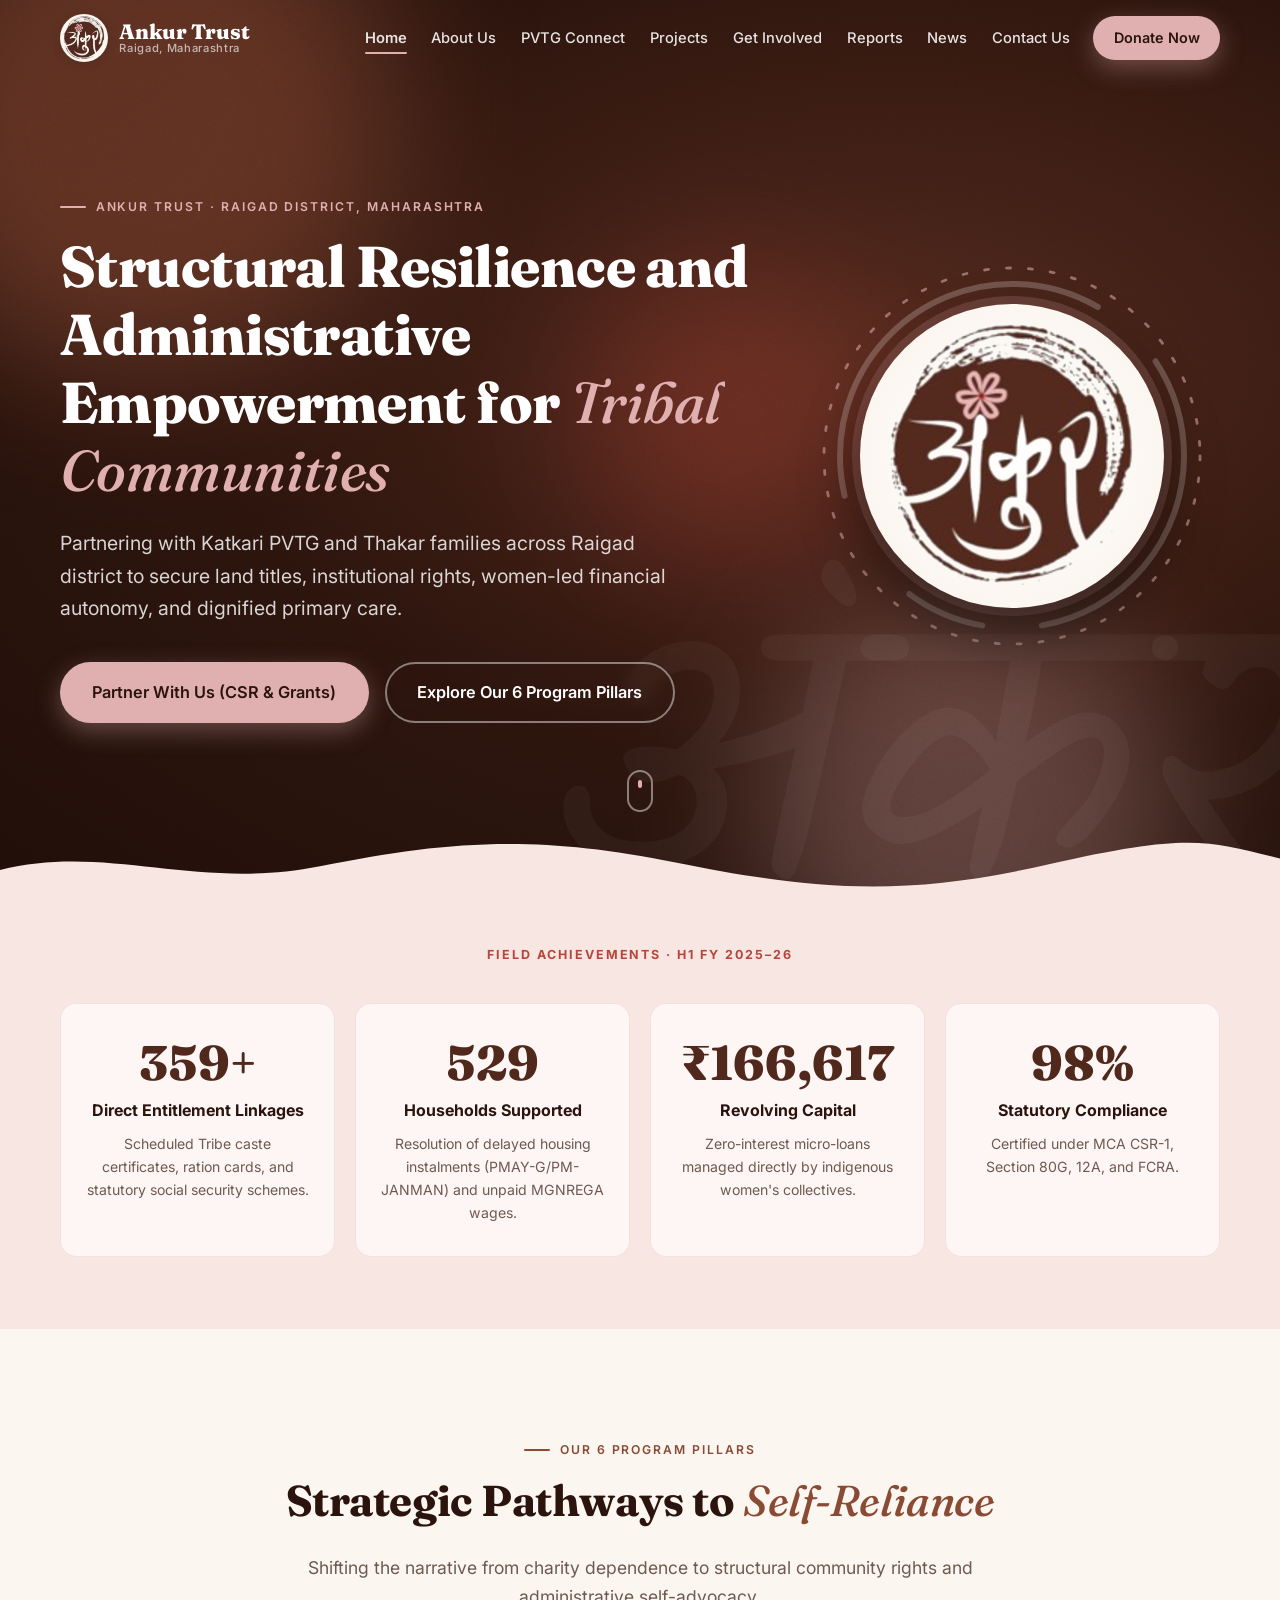
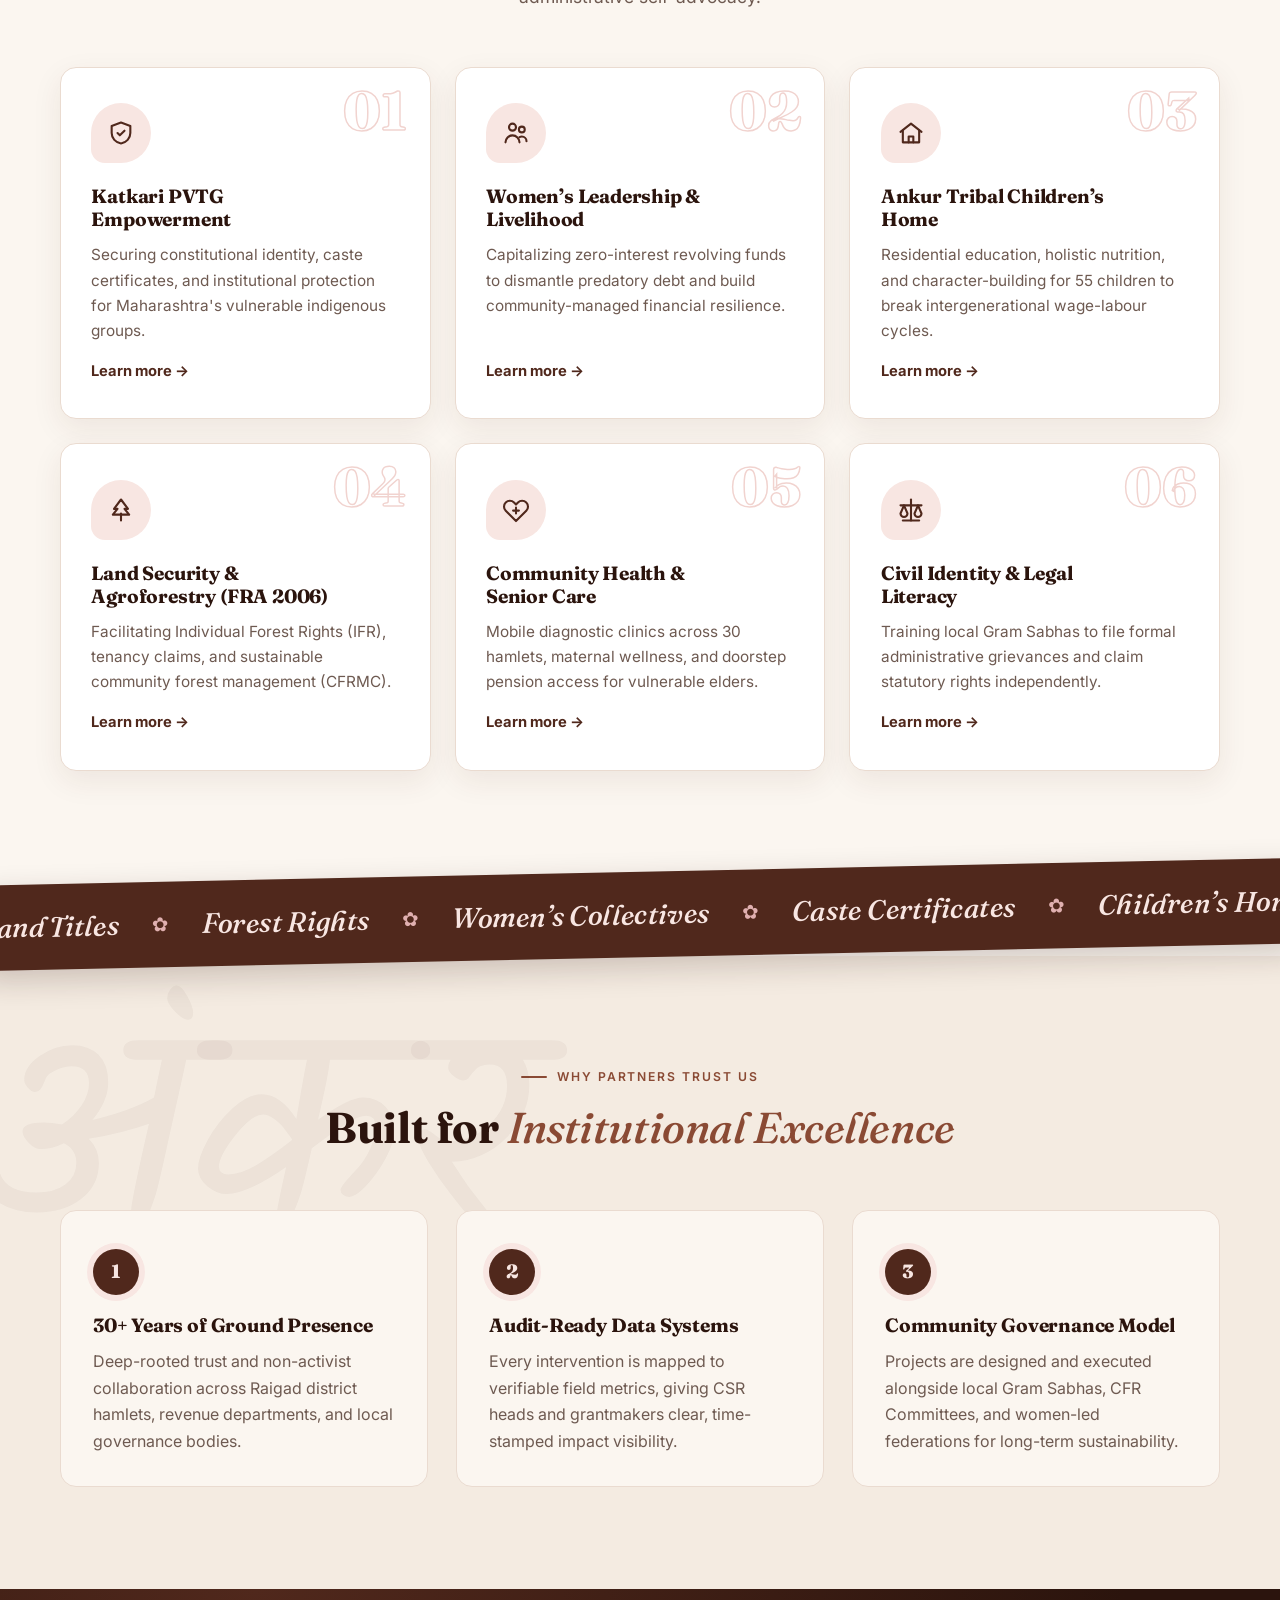
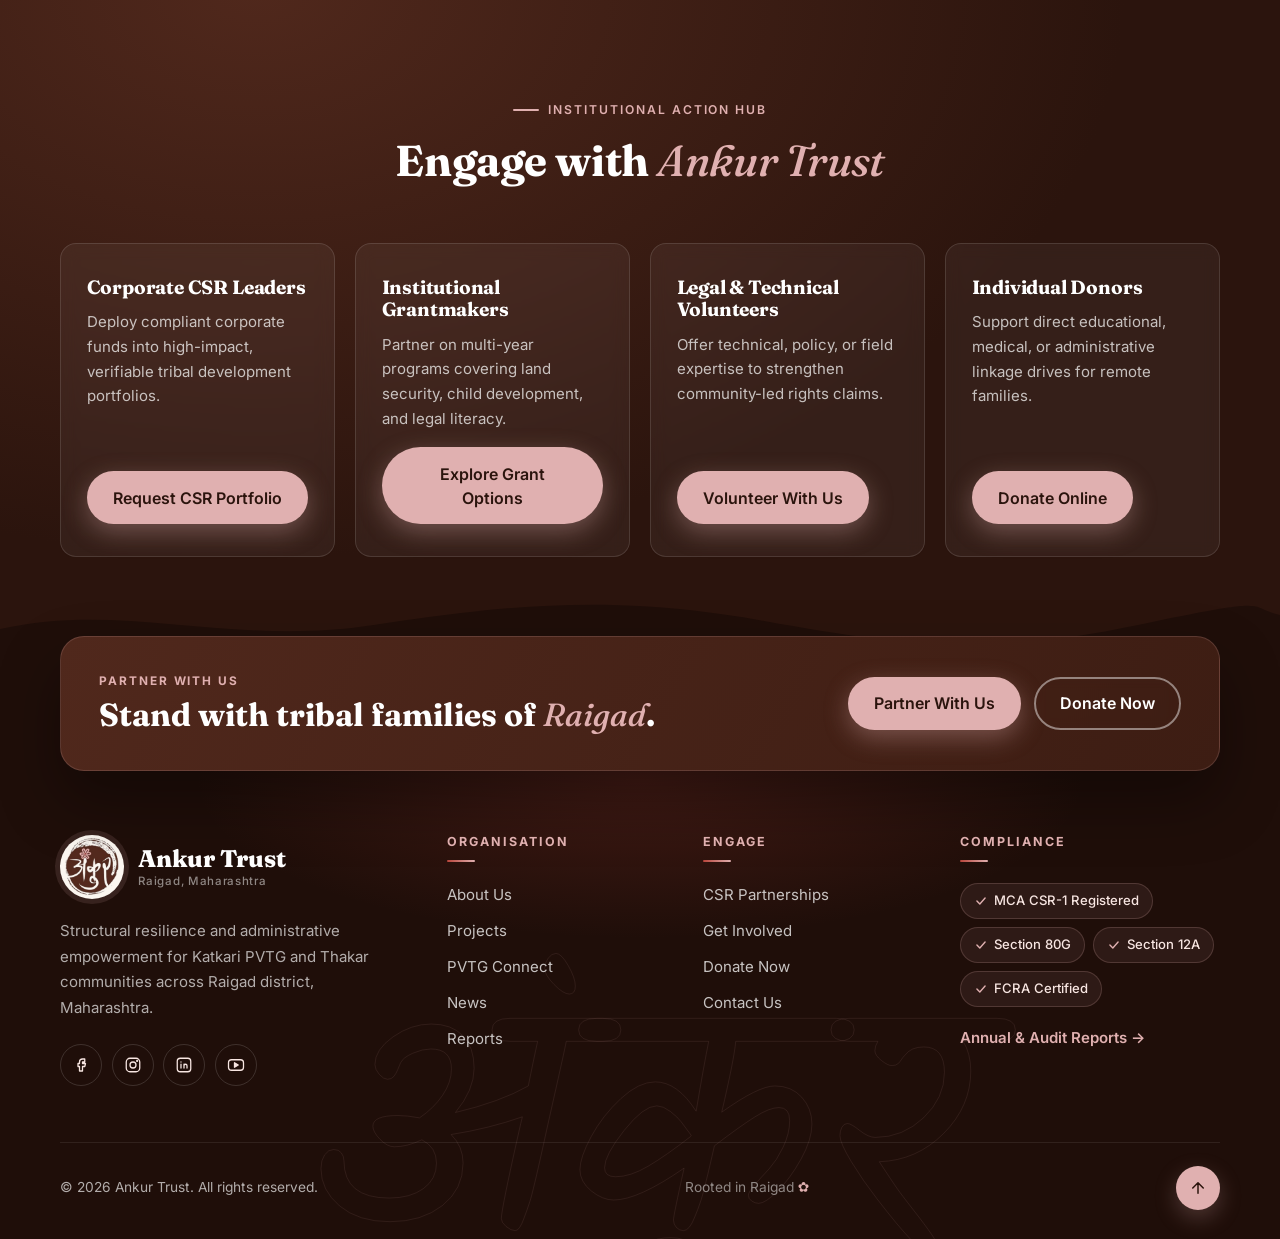
<file: static-html/index.html>
<!DOCTYPE html>
<html lang="en">
<head>
    <meta charset="UTF-8">
    <meta name="viewport" content="width=device-width, initial-scale=1.0">
    <title>Home | Ankur Trust</title>
    <meta name="description" content="Ankur Trust partners with Katkari PVTG and Thakar tribal families in Raigad district, Maharashtra, for land rights, women-led livelihoods, education and primary care.">
    <meta name="theme-color" content="#2b140d">
    <link rel="icon" type="image/png" href="img/logo.png">
    <link rel="preconnect" href="https://fonts.googleapis.com">
    <link rel="preconnect" href="https://fonts.gstatic.com" crossorigin>
    <link href="https://fonts.googleapis.com/css2?family=Fraunces:opsz,wght@9..144,500;9..144,700;9..144,800&family=Inter:wght@400;500;600;700&family=Kalam:wght@700&display=swap" rel="stylesheet">
    <link href="https://cdn.jsdelivr.net/npm/bootstrap@5.3.3/dist/css/bootstrap.min.css" rel="stylesheet">
<link rel="stylesheet" href="css/style.css">
    <script>document.documentElement.classList.add('js');</script>
</head>
<body class="page-home has-dark-hero">
<a class="skip-link" href="#main">Skip to content</a>
<div class="scroll-progress" aria-hidden="true"></div>

<header class="site-header">
    <div class="container header-inner">
        <a class="logo" href="./">
            <img src="img/logo.png" alt="" width="48" height="48">
            <span class="logo-text">Ankur Trust<small>Raigad, Maharashtra</small></span>
        </a>

        <button class="nav-toggle" aria-expanded="false" aria-controls="site-nav" aria-label="Open menu">
            <span></span><span></span><span></span>
        </button>

        <nav id="site-nav" class="site-nav" aria-label="Main">
                            <a href="./" aria-current="page">Home</a>
                            <a href="about.html">About Us</a>
                            <a href="pvtg-connect.html">PVTG Connect</a>
                            <a href="projects.html">Projects</a>
                            <a href="get-involved.html">Get Involved</a>
                            <a href="reports.html">Reports</a>
                            <a href="news.html">News</a>
                            <a href="contact.html">Contact Us</a>
                        <a class="btn btn-blush btn-sm" href="donate.html">Donate Now</a>
        </nav>
    </div>
</header>

<main id="main">

<!-- 1. Hero -->
<section class="hero">
    <div class="hero-bg" aria-hidden="true">
        <span class="blob blob-1"></span>
        <span class="blob blob-2"></span>
        <span class="blob blob-3"></span>
        <span class="hero-watermark" lang="mr">अंकुर</span>
    </div>
    <div class="petals" aria-hidden="true"></div>

    <div class="container hero-inner">
        <div class="hero-content">
            <p class="eyebrow" data-reveal>Ankur Trust · Raigad District, Maharashtra</p>
            <h1 data-split>Structural Resilience and Administrative Empowerment for <em>Tribal Communities</em></h1>
            <p class="hero-lead" data-reveal style="--d: .5s">Partnering with Katkari PVTG and Thakar families across Raigad district to secure land titles, institutional rights, women-led financial autonomy, and dignified primary care.</p>
            <div class="hero-actions" data-reveal style="--d: .7s">
                <a class="btn btn-blush btn-lg" href="contact.html?type=csr">Partner With Us (CSR &amp; Grants)</a>
                <a class="btn btn-ghost btn-lg" href="#programs">Explore Our 6 Program Pillars</a>
            </div>
        </div>

        <div class="hero-emblem" data-reveal style="--d: .3s" aria-hidden="true">
            <svg class="emblem-ring" viewBox="0 0 200 200">
                <circle cx="100" cy="100" r="94" />
                <circle cx="100" cy="100" r="86" />
            </svg>
            <span class="emblem-glow"></span>
            <img src="img/logo.png" alt="" width="360" height="360">
        </div>
    </div>

    <a class="scroll-cue" href="#impact" aria-label="Scroll to impact numbers"><span></span></a>

    <svg class="brush-edge" viewBox="0 0 1440 80" preserveAspectRatio="none" aria-hidden="true">
        <path d="M0 48 C120 20 220 70 360 44 S600 10 760 40 1020 76 1180 42 1360 18 1440 36 V80 H0Z"/>
    </svg>
</section>

<!-- 2. Impact ribbon -->
<section id="impact" class="impact-ribbon" aria-labelledby="impact-heading">
    <div class="container">
        <h2 id="impact-heading" class="impact-heading" data-reveal>Field Achievements · H1 FY 2025–26</h2>
        <div class="impact-grid">
                            <div class="impact-item" data-reveal style="--d: 0s">
                    <p class="impact-value">
                        <span data-count="366">366</span>+                    </p>
                    <p class="impact-label">Direct Entitlement Linkages</p>
                    <p class="impact-text">Scheduled Tribe caste certificates, ration cards, and statutory social security schemes.</p>
                </div>
                            <div class="impact-item" data-reveal style="--d: 0.12s">
                    <p class="impact-value">
                        <span data-count="540">540</span>                    </p>
                    <p class="impact-label">Households Supported</p>
                    <p class="impact-text">Resolution of delayed housing instalments (PMAY-G/PM-JANMAN) and unpaid MGNREGA wages.</p>
                </div>
                            <div class="impact-item" data-reveal style="--d: 0.24s">
                    <p class="impact-value">
                        ₹<span data-count="170000">170,000</span>                    </p>
                    <p class="impact-label">Revolving Capital</p>
                    <p class="impact-text">Zero-interest micro-loans managed directly by indigenous women&#039;s collectives.</p>
                </div>
                            <div class="impact-item" data-reveal style="--d: 0.36s">
                    <p class="impact-value">
                        <span data-count="100">100</span>%                    </p>
                    <p class="impact-label">Statutory Compliance</p>
                    <p class="impact-text">Certified under MCA CSR-1, Section 80G, 12A, and FCRA.</p>
                </div>
                    </div>
    </div>
</section>

<!-- 3. Program pillars -->
<section id="programs" class="section programs">
    <div class="container">
        <div class="section-head" data-reveal>
            <p class="eyebrow">Our 6 Program Pillars</p>
            <h2>Strategic Pathways to <em>Self-Reliance</em></h2>
            <p>Shifting the narrative from charity dependence to structural community rights and administrative self-advocacy.</p>
        </div>
        <div class="card-grid">
                            <a class="program-card" href="pvtg-connect.html" data-reveal style="--d: 0s">
                    <span class="program-num">01</span>
                    <span class="program-icon" aria-hidden="true">
                        <svg viewBox="0 0 24 24" width="28" height="28" fill="none" stroke="currentColor" stroke-width="1.8" stroke-linecap="round" stroke-linejoin="round"><path d="M12 3 4 6v6c0 4.5 3.4 8.3 8 9 4.6-.7 8-4.5 8-9V6l-8-3Z"/><path d="m9 12 2 2 4-4"/></svg>
                    </span>
                    <h3>Katkari PVTG Empowerment</h3>
                    <p>Securing constitutional identity, caste certificates, and institutional protection for Maharashtra&#039;s vulnerable indigenous groups.</p>
                    <span class="card-link">Learn more <span aria-hidden="true">→</span></span>
                </a>
                            <a class="program-card" href="pvtg-connect.html" data-reveal style="--d: 0.1s">
                    <span class="program-num">02</span>
                    <span class="program-icon" aria-hidden="true">
                        <svg viewBox="0 0 24 24" width="28" height="28" fill="none" stroke="currentColor" stroke-width="1.8" stroke-linecap="round" stroke-linejoin="round"><circle cx="9" cy="7" r="3"/><circle cx="17" cy="9" r="2.5"/><path d="M3 20c0-3.3 2.7-6 6-6s6 2.7 6 6"/><path d="M15 15.5c.6-.3 1.3-.5 2-.5 2.2 0 4 1.8 4 4"/></svg>
                    </span>
                    <h3>Women’s Leadership &amp; Livelihood</h3>
                    <p>Capitalizing zero-interest revolving funds to dismantle predatory debt and build community-managed financial resilience.</p>
                    <span class="card-link">Learn more <span aria-hidden="true">→</span></span>
                </a>
                            <a class="program-card" href="pvtg-connect.html" data-reveal style="--d: 0.2s">
                    <span class="program-num">03</span>
                    <span class="program-icon" aria-hidden="true">
                        <svg viewBox="0 0 24 24" width="28" height="28" fill="none" stroke="currentColor" stroke-width="1.8" stroke-linecap="round" stroke-linejoin="round"><path d="M3 11 12 4l9 7"/><path d="M5 10v10h14V10"/><path d="M10 20v-5h4v5"/></svg>
                    </span>
                    <h3>Ankur Tribal Children’s Home</h3>
                    <p>Residential education, holistic nutrition, and character-building for 55 children to break intergenerational wage-labour cycles.</p>
                    <span class="card-link">Learn more <span aria-hidden="true">→</span></span>
                </a>
                            <a class="program-card" href="pvtg-connect.html" data-reveal style="--d: 0s">
                    <span class="program-num">04</span>
                    <span class="program-icon" aria-hidden="true">
                        <svg viewBox="0 0 24 24" width="28" height="28" fill="none" stroke="currentColor" stroke-width="1.8" stroke-linecap="round" stroke-linejoin="round"><path d="M12 21v-6"/><path d="M12 3 6 11h3l-4 5h14l-4-5h3l-6-8Z"/></svg>
                    </span>
                    <h3>Land Security &amp; Agroforestry (FRA 2006)</h3>
                    <p>Facilitating Individual Forest Rights (IFR), tenancy claims, and sustainable community forest management (CFRMC).</p>
                    <span class="card-link">Learn more <span aria-hidden="true">→</span></span>
                </a>
                            <a class="program-card" href="pvtg-connect.html" data-reveal style="--d: 0.1s">
                    <span class="program-num">05</span>
                    <span class="program-icon" aria-hidden="true">
                        <svg viewBox="0 0 24 24" width="28" height="28" fill="none" stroke="currentColor" stroke-width="1.8" stroke-linecap="round" stroke-linejoin="round"><path d="M20.8 5.6a5 5 0 0 0-7.1 0L12 7.3l-1.7-1.7a5 5 0 0 0-7.1 7.1L12 21.5l8.8-8.8a5 5 0 0 0 0-7.1Z"/><path d="M12 10v5M9.5 12.5h5"/></svg>
                    </span>
                    <h3>Community Health &amp; Senior Care</h3>
                    <p>Mobile diagnostic clinics across 30 hamlets, maternal wellness, and doorstep pension access for vulnerable elders.</p>
                    <span class="card-link">Learn more <span aria-hidden="true">→</span></span>
                </a>
                            <a class="program-card" href="pvtg-connect.html" data-reveal style="--d: 0.2s">
                    <span class="program-num">06</span>
                    <span class="program-icon" aria-hidden="true">
                        <svg viewBox="0 0 24 24" width="28" height="28" fill="none" stroke="currentColor" stroke-width="1.8" stroke-linecap="round" stroke-linejoin="round"><path d="M12 3v18"/><path d="M5 21h14"/><path d="M3 8h18"/><path d="m6 8-3 7a3 3 0 0 0 6 0L6 8Z"/><path d="m18 8-3 7a3 3 0 0 0 6 0l-3-7Z"/></svg>
                    </span>
                    <h3>Civil Identity &amp; Legal Literacy</h3>
                    <p>Training local Gram Sabhas to file formal administrative grievances and claim statutory rights independently.</p>
                    <span class="card-link">Learn more <span aria-hidden="true">→</span></span>
                </a>
                    </div>
    </div>
</section>

<!-- Keyword ribbon -->
<div class="marquee" aria-hidden="true">
    <div class="marquee-track">
                                    <span>Land Titles</span><i>✿</i>
                            <span>Forest Rights</span><i>✿</i>
                            <span>Women’s Collectives</span><i>✿</i>
                            <span>Caste Certificates</span><i>✿</i>
                            <span>Children’s Home</span><i>✿</i>
                            <span>Mobile Clinics</span><i>✿</i>
                            <span>Gram Sabha Power</span><i>✿</i>
                            <span>Legal Literacy</span><i>✿</i>
                                                <span>Land Titles</span><i>✿</i>
                            <span>Forest Rights</span><i>✿</i>
                            <span>Women’s Collectives</span><i>✿</i>
                            <span>Caste Certificates</span><i>✿</i>
                            <span>Children’s Home</span><i>✿</i>
                            <span>Mobile Clinics</span><i>✿</i>
                            <span>Gram Sabha Power</span><i>✿</i>
                            <span>Legal Literacy</span><i>✿</i>
                        </div>
</div>

<!-- 4. Credibility -->
<section class="section credibility">
    <span class="section-watermark" lang="mr" aria-hidden="true">अंकुर</span>
    <div class="container">
        <div class="section-head" data-reveal>
            <p class="eyebrow">Why Partners Trust Us</p>
            <h2>Built for <em>Institutional Excellence</em></h2>
        </div>
        <div class="credibility-grid">
                            <div class="credibility-item" data-reveal style="--d: 0s">
                    <span class="credibility-num">1</span>
                    <h3>30+ Years of Ground Presence</h3>
                    <p>Deep-rooted trust and non-activist collaboration across Raigad district hamlets, revenue departments, and local governance bodies.</p>
                </div>
                            <div class="credibility-item" data-reveal style="--d: 0.15s">
                    <span class="credibility-num">2</span>
                    <h3>Audit-Ready Data Systems</h3>
                    <p>Every intervention is mapped to verifiable field metrics, giving CSR heads and grantmakers clear, time-stamped impact visibility.</p>
                </div>
                            <div class="credibility-item" data-reveal style="--d: 0.3s">
                    <span class="credibility-num">3</span>
                    <h3>Community Governance Model</h3>
                    <p>Projects are designed and executed alongside local Gram Sabhas, CFR Committees, and women-led federations for long-term sustainability.</p>
                </div>
                    </div>
    </div>
</section>

<!-- 5. Action hub -->
<section class="section action-hub">
    <div class="petals petals-soft" aria-hidden="true"></div>
    <div class="container">
        <div class="section-head" data-reveal>
            <p class="eyebrow">Institutional Action Hub</p>
            <h2>Engage with <em>Ankur Trust</em></h2>
        </div>
        <div class="pathway-grid">
                            <div class="pathway-card" data-reveal style="--d: 0s">
                    <h3>Corporate CSR Leaders</h3>
                    <p>Deploy compliant corporate funds into high-impact, verifiable tribal development portfolios.</p>
                    <a class="btn btn-blush" href="contact.html?type=csr">Request CSR Portfolio</a>
                </div>
                            <div class="pathway-card" data-reveal style="--d: 0.1s">
                    <h3>Institutional Grantmakers</h3>
                    <p>Partner on multi-year programs covering land security, child development, and legal literacy.</p>
                    <a class="btn btn-blush" href="contact.html?type=grant">Explore Grant Options</a>
                </div>
                            <div class="pathway-card" data-reveal style="--d: 0.2s">
                    <h3>Legal &amp; Technical Volunteers</h3>
                    <p>Offer technical, policy, or field expertise to strengthen community-led rights claims.</p>
                    <a class="btn btn-blush" href="get-involved.html">Volunteer With Us</a>
                </div>
                            <div class="pathway-card" data-reveal style="--d: 0.3s">
                    <h3>Individual Donors</h3>
                    <p>Support direct educational, medical, or administrative linkage drives for remote families.</p>
                    <a class="btn btn-blush" href="donate.html">Donate Online</a>
                </div>
                    </div>
    </div>
</section>

</main>

<footer class="site-footer">
    <svg class="footer-edge" viewBox="0 0 1440 70" preserveAspectRatio="none" aria-hidden="true">
        <path d="M0 70 V38 C140 10 260 56 420 34 S700 4 860 30 1120 64 1280 34 1400 16 1440 24 V70Z"/>
    </svg>
    <div class="footer-bg" aria-hidden="true"><span class="footer-watermark" lang="mr">अंकुर</span></div>

    <div class="container">
        <!-- CTA band -->
        <div class="footer-cta">
            <div>
                <p class="footer-kicker">Partner with us</p>
                <p class="footer-cta-title">Stand with tribal families of <em>Raigad</em>.</p>
            </div>
            <div class="footer-cta-actions">
                <a class="btn btn-blush" href="contact.html?type=csr">Partner With Us</a>
                <a class="btn btn-ghost" href="donate.html">Donate Now</a>
            </div>
        </div>

        <div class="footer-grid">
            <div class="footer-about">
                <a class="footer-brand" href="./">
                    <img src="img/logo.png" alt="" width="64" height="64">
                    <span>Ankur Trust<small>Raigad, Maharashtra</small></span>
                </a>
                <p>Structural resilience and administrative empowerment for Katkari PVTG and Thakar communities across Raigad district, Maharashtra.</p>
                <ul class="footer-social" aria-label="Social media">
                                            <li>
                            <a href="#" aria-label="Facebook" target="_blank" rel="noopener">
                                <svg viewBox="0 0 24 24" width="18" height="18" fill="none" stroke="currentColor" stroke-width="1.7" stroke-linecap="round" stroke-linejoin="round"><path d="M14 8h3V4h-3a4 4 0 0 0-4 4v2H8v4h2v6h4v-6h3l1-4h-4V8Z"/></svg>
                            </a>
                        </li>
                                            <li>
                            <a href="#" aria-label="Instagram" target="_blank" rel="noopener">
                                <svg viewBox="0 0 24 24" width="18" height="18" fill="none" stroke="currentColor" stroke-width="1.7" stroke-linecap="round" stroke-linejoin="round"><rect x="3" y="3" width="18" height="18" rx="5"/><circle cx="12" cy="12" r="4"/><circle cx="17.5" cy="6.5" r=".6" fill="currentColor"/></svg>
                            </a>
                        </li>
                                            <li>
                            <a href="#" aria-label="LinkedIn" target="_blank" rel="noopener">
                                <svg viewBox="0 0 24 24" width="18" height="18" fill="none" stroke="currentColor" stroke-width="1.7" stroke-linecap="round" stroke-linejoin="round"><rect x="3" y="3" width="18" height="18" rx="4"/><path d="M8 11v5M8 8v.01M12 16v-5M16 16v-3a2 2 0 0 0-4 0"/></svg>
                            </a>
                        </li>
                                            <li>
                            <a href="#" aria-label="YouTube" target="_blank" rel="noopener">
                                <svg viewBox="0 0 24 24" width="18" height="18" fill="none" stroke="currentColor" stroke-width="1.7" stroke-linecap="round" stroke-linejoin="round"><rect x="2" y="5" width="20" height="14" rx="4"/><path d="m10 9 5 3-5 3V9Z" fill="currentColor"/></svg>
                            </a>
                        </li>
                                    </ul>
            </div>

                            <nav class="footer-col" aria-label="Organisation">
                    <h3>Organisation</h3>
                    <ul class="footer-links">
                                                    <li><a href="about.html">About Us</a></li>
                                                    <li><a href="projects.html">Projects</a></li>
                                                    <li><a href="pvtg-connect.html">PVTG Connect</a></li>
                                                    <li><a href="news.html">News</a></li>
                                                    <li><a href="reports.html">Reports</a></li>
                                            </ul>
                </nav>
                            <nav class="footer-col" aria-label="Engage">
                    <h3>Engage</h3>
                    <ul class="footer-links">
                                                    <li><a href="contact.html?type=csr">CSR Partnerships</a></li>
                                                    <li><a href="get-involved.html">Get Involved</a></li>
                                                    <li><a href="donate.html">Donate Now</a></li>
                                                    <li><a href="contact.html">Contact Us</a></li>
                                            </ul>
                </nav>
            
            <div class="footer-col">
                <h3>Compliance</h3>
                <ul class="footer-chips">
                                            <li>
                            <svg viewBox="0 0 24 24" width="14" height="14" fill="none" stroke="currentColor" stroke-width="2.4" stroke-linecap="round" stroke-linejoin="round" aria-hidden="true"><path d="m5 12 5 5 9-10"/></svg>
                            MCA CSR-1 Registered                        </li>
                                            <li>
                            <svg viewBox="0 0 24 24" width="14" height="14" fill="none" stroke="currentColor" stroke-width="2.4" stroke-linecap="round" stroke-linejoin="round" aria-hidden="true"><path d="m5 12 5 5 9-10"/></svg>
                            Section 80G                        </li>
                                            <li>
                            <svg viewBox="0 0 24 24" width="14" height="14" fill="none" stroke="currentColor" stroke-width="2.4" stroke-linecap="round" stroke-linejoin="round" aria-hidden="true"><path d="m5 12 5 5 9-10"/></svg>
                            Section 12A                        </li>
                                            <li>
                            <svg viewBox="0 0 24 24" width="14" height="14" fill="none" stroke="currentColor" stroke-width="2.4" stroke-linecap="round" stroke-linejoin="round" aria-hidden="true"><path d="m5 12 5 5 9-10"/></svg>
                            FCRA Certified                        </li>
                                    </ul>
                <a class="footer-report-link" href="reports.html">Annual &amp; Audit Reports <span aria-hidden="true">→</span></a>
            </div>
        </div>

        <div class="footer-bottom">
            <p>&copy; 2026 Ankur Trust. All rights reserved.</p>
            <p class="footer-made">Rooted in Raigad <span aria-hidden="true">✿</span></p>
            <a class="back-to-top" href="#" aria-label="Back to top">
                <svg viewBox="0 0 24 24" width="18" height="18" fill="none" stroke="currentColor" stroke-width="2" stroke-linecap="round" stroke-linejoin="round"><path d="M12 19V5M5 12l7-7 7 7"/></svg>
            </a>
        </div>
    </div>
</footer>

<script src="https://cdn.jsdelivr.net/npm/bootstrap@5.3.3/dist/js/bootstrap.bundle.min.js"></script>
<script src="js/main.js"></script>
</body>
</html>
</file>
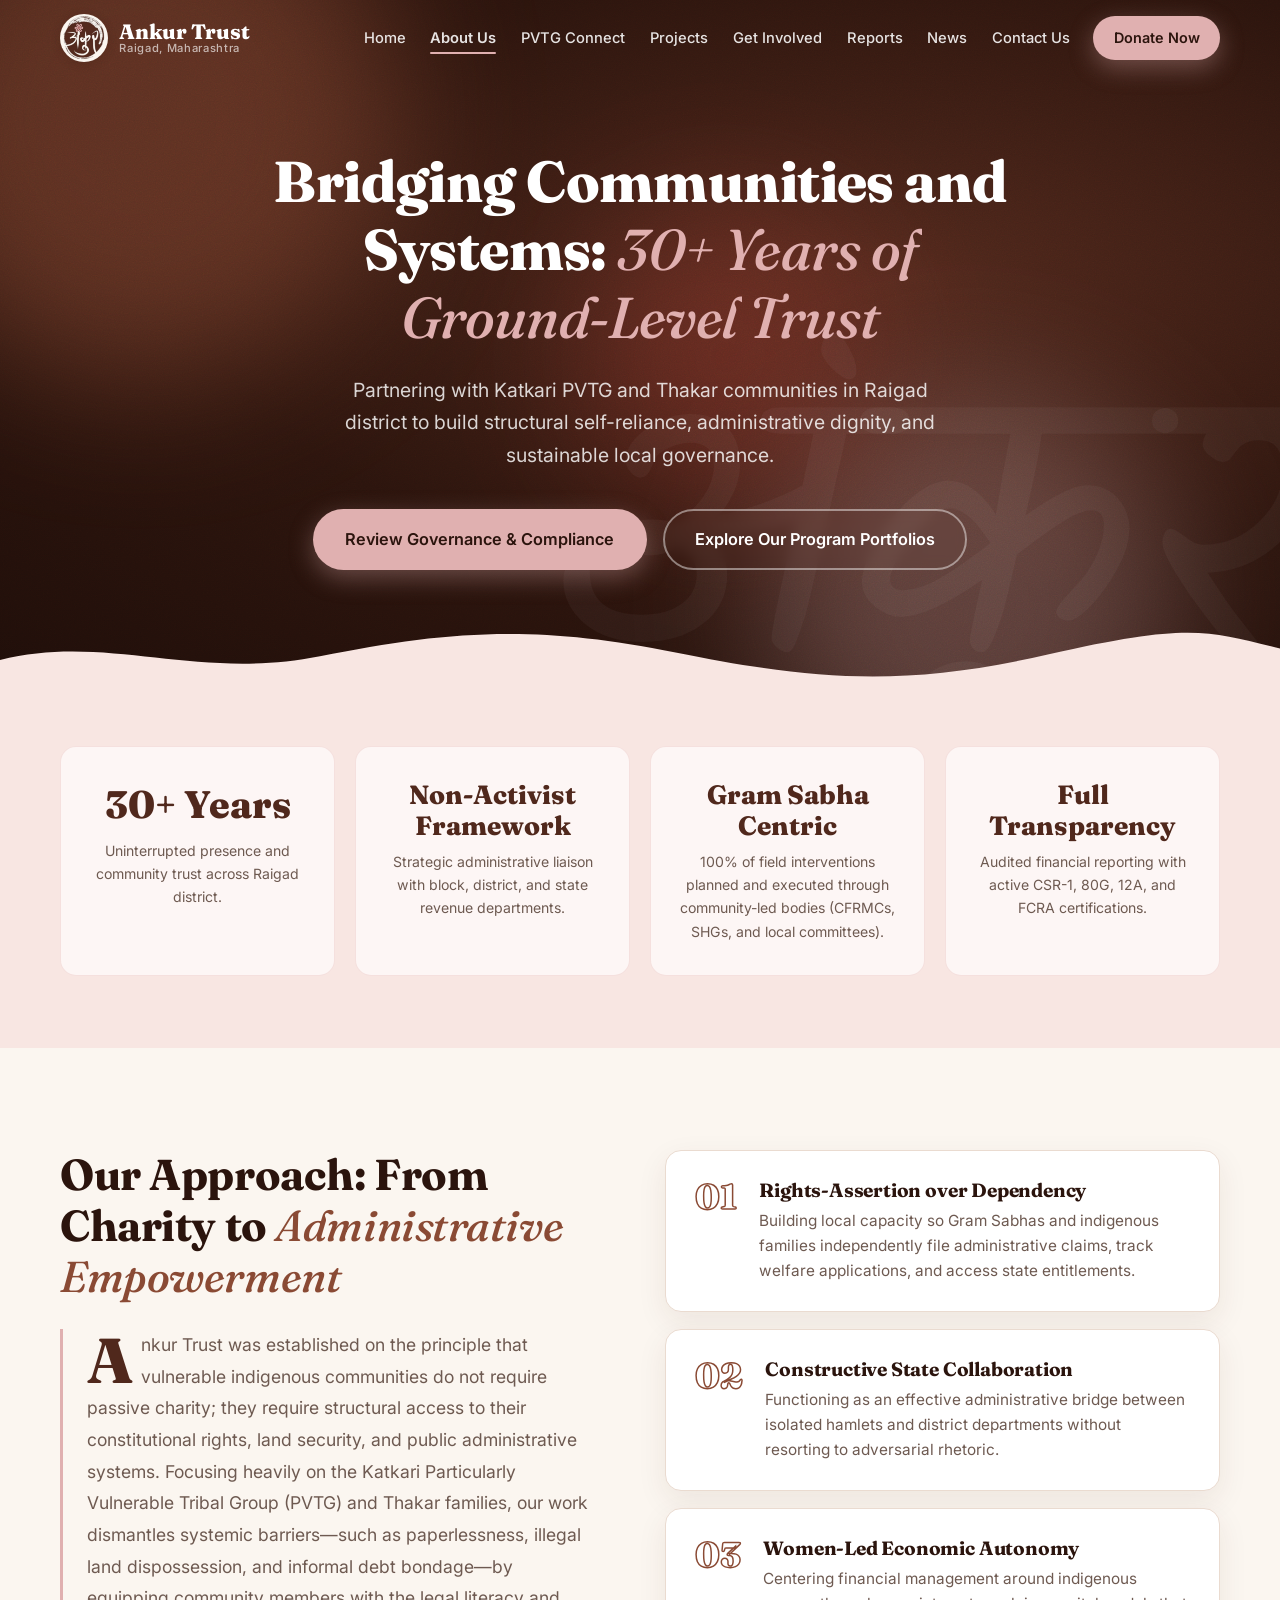
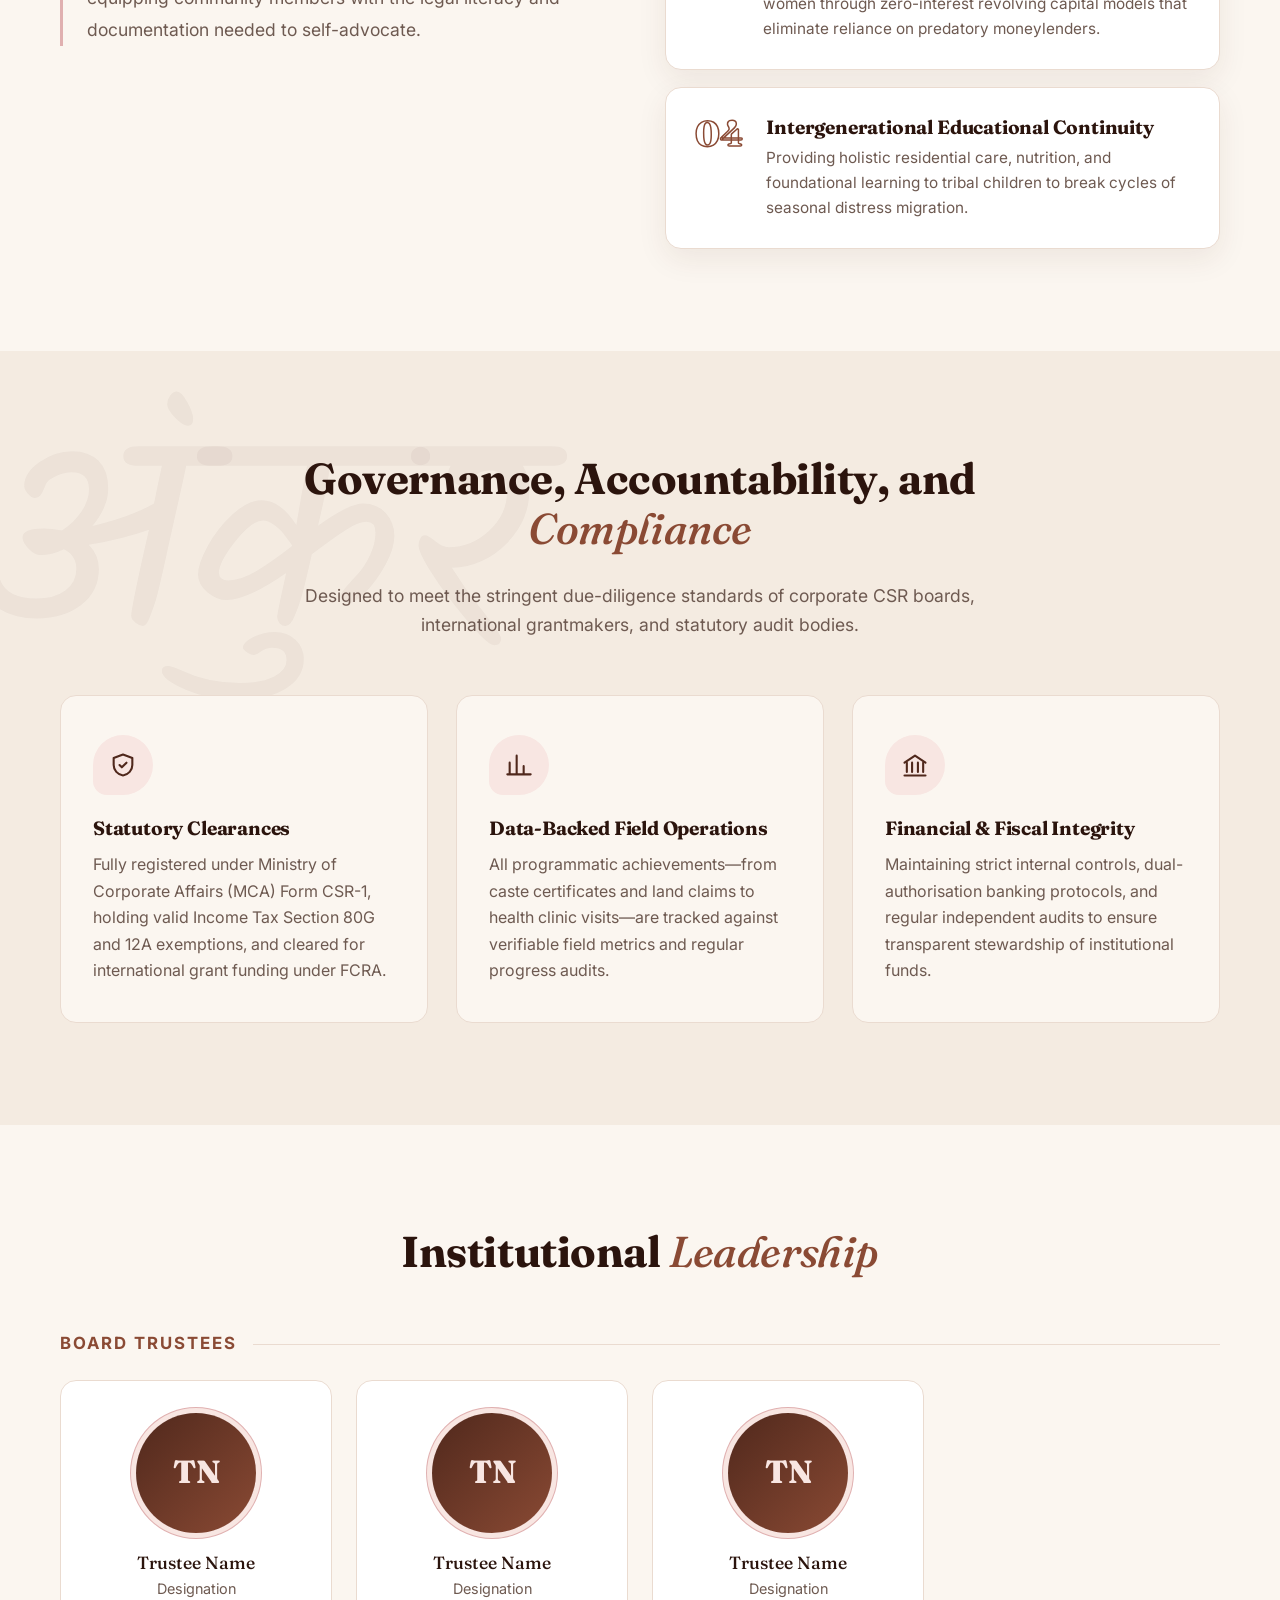
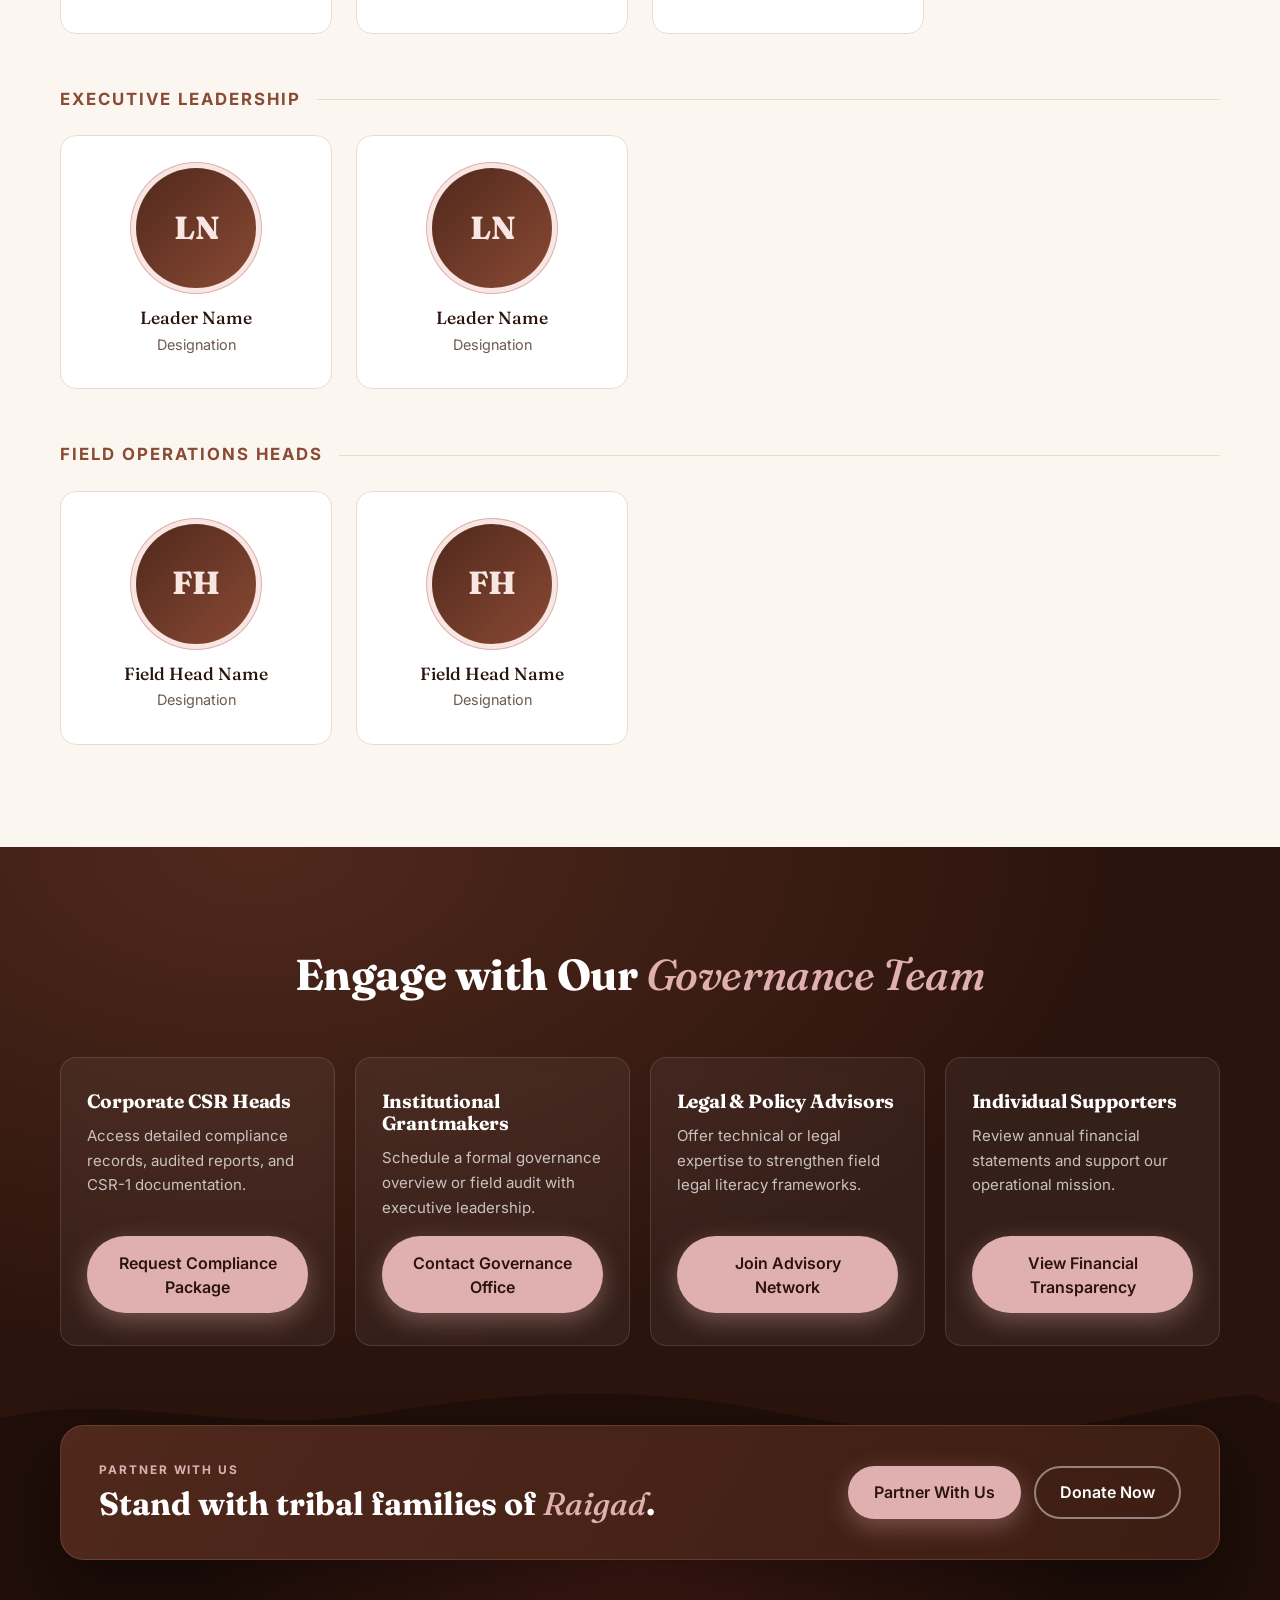
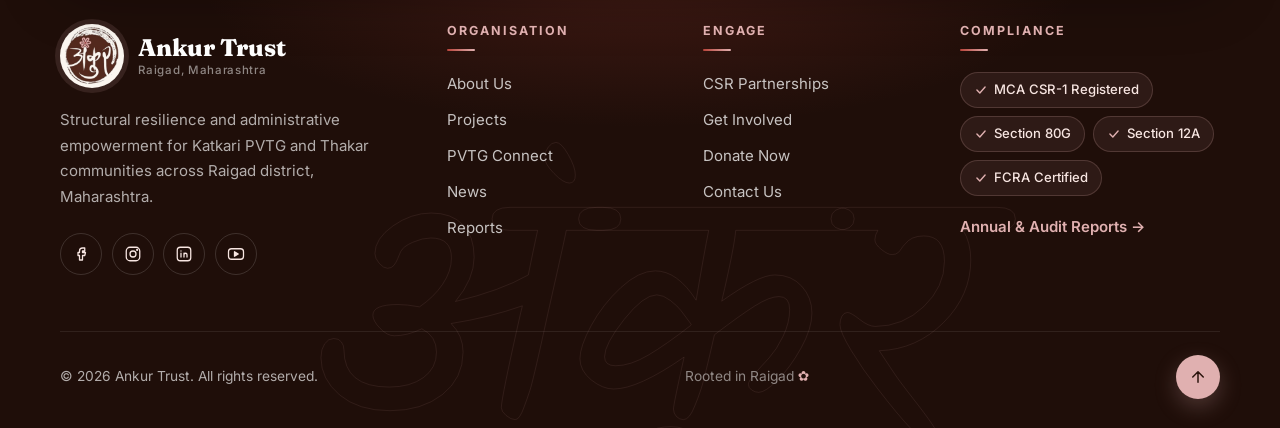
<file: static-html/about.html>
<!DOCTYPE html>
<html lang="en">
<head>
    <meta charset="UTF-8">
    <meta name="viewport" content="width=device-width, initial-scale=1.0">
    <title>About Us &amp; Governance | Ankur Trust</title>
    <meta name="description" content="Ankur Trust partners with Katkari PVTG and Thakar tribal families in Raigad district, Maharashtra, for land rights, women-led livelihoods, education and primary care.">
    <meta name="theme-color" content="#2b140d">
    <link rel="icon" type="image/png" href="img/logo.png">
    <link rel="preconnect" href="https://fonts.googleapis.com">
    <link rel="preconnect" href="https://fonts.gstatic.com" crossorigin>
    <link href="https://fonts.googleapis.com/css2?family=Fraunces:opsz,wght@9..144,500;9..144,700;9..144,800&family=Inter:wght@400;500;600;700&family=Kalam:wght@700&display=swap" rel="stylesheet">
    <link href="https://cdn.jsdelivr.net/npm/bootstrap@5.3.3/dist/css/bootstrap.min.css" rel="stylesheet">
<link rel="stylesheet" href="css/style.css">
    <script>document.documentElement.classList.add('js');</script>
</head>
<body class="page-about has-dark-hero">
<a class="skip-link" href="#main">Skip to content</a>
<div class="scroll-progress" aria-hidden="true"></div>

<header class="site-header">
    <div class="container header-inner">
        <a class="logo" href="./">
            <img src="img/logo.png" alt="" width="48" height="48">
            <span class="logo-text">Ankur Trust<small>Raigad, Maharashtra</small></span>
        </a>

        <button class="nav-toggle" aria-expanded="false" aria-controls="site-nav" aria-label="Open menu">
            <span></span><span></span><span></span>
        </button>

        <nav id="site-nav" class="site-nav" aria-label="Main">
                            <a href="./">Home</a>
                            <a href="about.html" aria-current="page">About Us</a>
                            <a href="pvtg-connect.html">PVTG Connect</a>
                            <a href="projects.html">Projects</a>
                            <a href="get-involved.html">Get Involved</a>
                            <a href="reports.html">Reports</a>
                            <a href="news.html">News</a>
                            <a href="contact.html">Contact Us</a>
                        <a class="btn btn-blush btn-sm" href="donate.html">Donate Now</a>
        </nav>
    </div>
</header>

<main id="main">

<!-- 1. Hero -->
<section class="hero page-hero">
    <div class="hero-bg" aria-hidden="true">
        <span class="blob blob-1"></span>
        <span class="blob blob-2"></span>
        <span class="blob blob-3"></span>
        <span class="hero-watermark" lang="mr">अंकुर</span>
    </div>
    <div class="petals" aria-hidden="true"></div>

    <div class="container page-hero-inner">
        <h1 data-split>Bridging Communities and Systems: <em>30+ Years of Ground-Level Trust</em></h1>
        <p class="hero-lead" data-reveal style="--d: .5s">Partnering with Katkari PVTG and Thakar communities in Raigad district to build structural self-reliance, administrative dignity, and sustainable local governance.</p>
        <div class="hero-actions" data-reveal style="--d: .7s">
            <a class="btn btn-blush btn-lg" href="#governance">Review Governance &amp; Compliance</a>
            <a class="btn btn-ghost btn-lg" href="./">Explore Our Program Portfolios</a>
        </div>
    </div>

    <svg class="brush-edge" viewBox="0 0 1440 80" preserveAspectRatio="none" aria-hidden="true">
        <path d="M0 48 C120 20 220 70 360 44 S600 10 760 40 1020 76 1180 42 1360 18 1440 36 V80 H0Z"/>
    </svg>
</section>

<!-- 2. Institutional proof ribbon -->
<section class="impact-ribbon proof-ribbon" aria-label="Institutional credentials">
    <div class="container">
        <div class="impact-grid">
                            <div class="impact-item" data-reveal style="--d: 0s">
                                            <p class="impact-value"><span data-count="30">30</span>+ Years</p>
                                        <p class="impact-text">Uninterrupted presence and community trust across Raigad district.</p>
                </div>
                            <div class="impact-item" data-reveal style="--d: 0.12s">
                                            <p class="impact-value proof-title">Non-Activist Framework</p>
                                        <p class="impact-text">Strategic administrative liaison with block, district, and state revenue departments.</p>
                </div>
                            <div class="impact-item" data-reveal style="--d: 0.24s">
                                            <p class="impact-value proof-title">Gram Sabha Centric</p>
                                        <p class="impact-text">100% of field interventions planned and executed through community-led bodies (CFRMCs, SHGs, and local committees).</p>
                </div>
                            <div class="impact-item" data-reveal style="--d: 0.36s">
                                            <p class="impact-value proof-title">Full Transparency</p>
                                        <p class="impact-text">Audited financial reporting with active CSR-1, 80G, 12A, and FCRA certifications.</p>
                </div>
                    </div>
    </div>
</section>

<!-- 3. Narrative & philosophy -->
<section class="section philosophy">
    <div class="container philosophy-grid">
        <div class="philosophy-intro" data-reveal>
            <h2>Our Approach: From Charity to <em>Administrative Empowerment</em></h2>
            <p class="philosophy-body">Ankur Trust was established on the principle that vulnerable indigenous communities do not require passive charity; they require structural access to their constitutional rights, land security, and public administrative systems. Focusing heavily on the Katkari Particularly Vulnerable Tribal Group (PVTG) and Thakar families, our work dismantles systemic barriers—such as paperlessness, illegal land dispossession, and informal debt bondage—by equipping community members with the legal literacy and documentation needed to self-advocate.</p>
        </div>

        <ol class="pillar-list">
                            <li class="pillar-item" data-reveal style="--d: 0s">
                    <span class="pillar-num">01</span>
                    <div>
                        <h3>Rights-Assertion over Dependency</h3>
                        <p>Building local capacity so Gram Sabhas and indigenous families independently file administrative claims, track welfare applications, and access state entitlements.</p>
                    </div>
                </li>
                            <li class="pillar-item" data-reveal style="--d: 0.1s">
                    <span class="pillar-num">02</span>
                    <div>
                        <h3>Constructive State Collaboration</h3>
                        <p>Functioning as an effective administrative bridge between isolated hamlets and district departments without resorting to adversarial rhetoric.</p>
                    </div>
                </li>
                            <li class="pillar-item" data-reveal style="--d: 0.2s">
                    <span class="pillar-num">03</span>
                    <div>
                        <h3>Women-Led Economic Autonomy</h3>
                        <p>Centering financial management around indigenous women through zero-interest revolving capital models that eliminate reliance on predatory moneylenders.</p>
                    </div>
                </li>
                            <li class="pillar-item" data-reveal style="--d: 0.3s">
                    <span class="pillar-num">04</span>
                    <div>
                        <h3>Intergenerational Educational Continuity</h3>
                        <p>Providing holistic residential care, nutrition, and foundational learning to tribal children to break cycles of seasonal distress migration.</p>
                    </div>
                </li>
                    </ol>
    </div>
</section>

<!-- 4. Governance & compliance -->
<section id="governance" class="section governance">
    <span class="section-watermark" lang="mr" aria-hidden="true">अंकुर</span>
    <div class="container">
        <div class="section-head" data-reveal>
            <h2>Governance, Accountability, and <em>Compliance</em></h2>
            <p>Designed to meet the stringent due-diligence standards of corporate CSR boards, international grantmakers, and statutory audit bodies.</p>
        </div>
        <div class="gov-grid">
                            <div class="gov-card" data-reveal style="--d: 0s">
                    <span class="program-icon" aria-hidden="true">
                        <svg viewBox="0 0 24 24" width="28" height="28" fill="none" stroke="currentColor" stroke-width="1.8" stroke-linecap="round" stroke-linejoin="round"><path d="M12 3 4 6v6c0 4.5 3.4 8.3 8 9 4.6-.7 8-4.5 8-9V6l-8-3Z"/><path d="m9 12 2 2 4-4"/></svg>
                    </span>
                    <h3>Statutory Clearances</h3>
                    <p>Fully registered under Ministry of Corporate Affairs (MCA) Form CSR-1, holding valid Income Tax Section 80G and 12A exemptions, and cleared for international grant funding under FCRA.</p>
                </div>
                            <div class="gov-card" data-reveal style="--d: 0.15s">
                    <span class="program-icon" aria-hidden="true">
                        <svg viewBox="0 0 24 24" width="28" height="28" fill="none" stroke="currentColor" stroke-width="1.8" stroke-linecap="round" stroke-linejoin="round"><path d="M4 20V10M10 20V4M16 20v-7M22 20H2"/></svg>
                    </span>
                    <h3>Data-Backed Field Operations</h3>
                    <p>All programmatic achievements—from caste certificates and land claims to health clinic visits—are tracked against verifiable field metrics and regular progress audits.</p>
                </div>
                            <div class="gov-card" data-reveal style="--d: 0.3s">
                    <span class="program-icon" aria-hidden="true">
                        <svg viewBox="0 0 24 24" width="28" height="28" fill="none" stroke="currentColor" stroke-width="1.8" stroke-linecap="round" stroke-linejoin="round"><path d="M3 10 12 4l9 6"/><path d="M5 10v8M9.5 10v8M14.5 10v8M19 10v8"/><path d="M3 21h18"/></svg>
                    </span>
                    <h3>Financial &amp; Fiscal Integrity</h3>
                    <p>Maintaining strict internal controls, dual-authorisation banking protocols, and regular independent audits to ensure transparent stewardship of institutional funds.</p>
                </div>
                    </div>
    </div>
</section>

<!-- 5. Leadership -->
<section class="section leadership">
    <div class="container">
        <div class="section-head" data-reveal>
            <h2>Institutional <em>Leadership</em></h2>
        </div>

                    <div class="leader-group">
                <h3 class="leader-group-title" data-reveal>Board Trustees</h3>
                <div class="leader-grid">
                                            <article class="leader-card" data-reveal style="--d: 0s">
                            <div class="leader-photo">
                                                                    <span aria-hidden="true">TN</span>
                                                            </div>
                            <h4>Trustee Name</h4>
                            <p>Designation</p>
                        </article>
                                            <article class="leader-card" data-reveal style="--d: 0.1s">
                            <div class="leader-photo">
                                                                    <span aria-hidden="true">TN</span>
                                                            </div>
                            <h4>Trustee Name</h4>
                            <p>Designation</p>
                        </article>
                                            <article class="leader-card" data-reveal style="--d: 0.2s">
                            <div class="leader-photo">
                                                                    <span aria-hidden="true">TN</span>
                                                            </div>
                            <h4>Trustee Name</h4>
                            <p>Designation</p>
                        </article>
                                    </div>
            </div>
                    <div class="leader-group">
                <h3 class="leader-group-title" data-reveal>Executive Leadership</h3>
                <div class="leader-grid">
                                            <article class="leader-card" data-reveal style="--d: 0s">
                            <div class="leader-photo">
                                                                    <span aria-hidden="true">LN</span>
                                                            </div>
                            <h4>Leader Name</h4>
                            <p>Designation</p>
                        </article>
                                            <article class="leader-card" data-reveal style="--d: 0.1s">
                            <div class="leader-photo">
                                                                    <span aria-hidden="true">LN</span>
                                                            </div>
                            <h4>Leader Name</h4>
                            <p>Designation</p>
                        </article>
                                    </div>
            </div>
                    <div class="leader-group">
                <h3 class="leader-group-title" data-reveal>Field Operations Heads</h3>
                <div class="leader-grid">
                                            <article class="leader-card" data-reveal style="--d: 0s">
                            <div class="leader-photo">
                                                                    <span aria-hidden="true">FH</span>
                                                            </div>
                            <h4>Field Head Name</h4>
                            <p>Designation</p>
                        </article>
                                            <article class="leader-card" data-reveal style="--d: 0.1s">
                            <div class="leader-photo">
                                                                    <span aria-hidden="true">FH</span>
                                                            </div>
                            <h4>Field Head Name</h4>
                            <p>Designation</p>
                        </article>
                                    </div>
            </div>
            </div>
</section>

<!-- 6. Action hub -->
<section class="section action-hub">
    <div class="petals petals-soft" aria-hidden="true"></div>
    <div class="container">
        <div class="section-head" data-reveal>
            <h2>Engage with Our <em>Governance Team</em></h2>
        </div>
        <div class="pathway-grid">
                            <div class="pathway-card" data-reveal style="--d: 0s">
                    <h3>Corporate CSR Heads</h3>
                    <p>Access detailed compliance records, audited reports, and CSR-1 documentation.</p>
                    <a class="btn btn-blush" href="contact.html">Request Compliance Package</a>
                </div>
                            <div class="pathway-card" data-reveal style="--d: 0.1s">
                    <h3>Institutional Grantmakers</h3>
                    <p>Schedule a formal governance overview or field audit with executive leadership.</p>
                    <a class="btn btn-blush" href="contact.html">Contact Governance Office</a>
                </div>
                            <div class="pathway-card" data-reveal style="--d: 0.2s">
                    <h3>Legal &amp; Policy Advisors</h3>
                    <p>Offer technical or legal expertise to strengthen field legal literacy frameworks.</p>
                    <a class="btn btn-blush" href="get-involved.html">Join Advisory Network</a>
                </div>
                            <div class="pathway-card" data-reveal style="--d: 0.3s">
                    <h3>Individual Supporters</h3>
                    <p>Review annual financial statements and support our operational mission.</p>
                    <a class="btn btn-blush" href="reports.html">View Financial Transparency</a>
                </div>
                    </div>
    </div>
</section>

</main>

<footer class="site-footer">
    <svg class="footer-edge" viewBox="0 0 1440 70" preserveAspectRatio="none" aria-hidden="true">
        <path d="M0 70 V38 C140 10 260 56 420 34 S700 4 860 30 1120 64 1280 34 1400 16 1440 24 V70Z"/>
    </svg>
    <div class="footer-bg" aria-hidden="true"><span class="footer-watermark" lang="mr">अंकुर</span></div>

    <div class="container">
        <!-- CTA band -->
        <div class="footer-cta">
            <div>
                <p class="footer-kicker">Partner with us</p>
                <p class="footer-cta-title">Stand with tribal families of <em>Raigad</em>.</p>
            </div>
            <div class="footer-cta-actions">
                <a class="btn btn-blush" href="contact.html?type=csr">Partner With Us</a>
                <a class="btn btn-ghost" href="donate.html">Donate Now</a>
            </div>
        </div>

        <div class="footer-grid">
            <div class="footer-about">
                <a class="footer-brand" href="./">
                    <img src="img/logo.png" alt="" width="64" height="64">
                    <span>Ankur Trust<small>Raigad, Maharashtra</small></span>
                </a>
                <p>Structural resilience and administrative empowerment for Katkari PVTG and Thakar communities across Raigad district, Maharashtra.</p>
                <ul class="footer-social" aria-label="Social media">
                                            <li>
                            <a href="#" aria-label="Facebook" target="_blank" rel="noopener">
                                <svg viewBox="0 0 24 24" width="18" height="18" fill="none" stroke="currentColor" stroke-width="1.7" stroke-linecap="round" stroke-linejoin="round"><path d="M14 8h3V4h-3a4 4 0 0 0-4 4v2H8v4h2v6h4v-6h3l1-4h-4V8Z"/></svg>
                            </a>
                        </li>
                                            <li>
                            <a href="#" aria-label="Instagram" target="_blank" rel="noopener">
                                <svg viewBox="0 0 24 24" width="18" height="18" fill="none" stroke="currentColor" stroke-width="1.7" stroke-linecap="round" stroke-linejoin="round"><rect x="3" y="3" width="18" height="18" rx="5"/><circle cx="12" cy="12" r="4"/><circle cx="17.5" cy="6.5" r=".6" fill="currentColor"/></svg>
                            </a>
                        </li>
                                            <li>
                            <a href="#" aria-label="LinkedIn" target="_blank" rel="noopener">
                                <svg viewBox="0 0 24 24" width="18" height="18" fill="none" stroke="currentColor" stroke-width="1.7" stroke-linecap="round" stroke-linejoin="round"><rect x="3" y="3" width="18" height="18" rx="4"/><path d="M8 11v5M8 8v.01M12 16v-5M16 16v-3a2 2 0 0 0-4 0"/></svg>
                            </a>
                        </li>
                                            <li>
                            <a href="#" aria-label="YouTube" target="_blank" rel="noopener">
                                <svg viewBox="0 0 24 24" width="18" height="18" fill="none" stroke="currentColor" stroke-width="1.7" stroke-linecap="round" stroke-linejoin="round"><rect x="2" y="5" width="20" height="14" rx="4"/><path d="m10 9 5 3-5 3V9Z" fill="currentColor"/></svg>
                            </a>
                        </li>
                                    </ul>
            </div>

                            <nav class="footer-col" aria-label="Organisation">
                    <h3>Organisation</h3>
                    <ul class="footer-links">
                                                    <li><a href="about.html">About Us</a></li>
                                                    <li><a href="projects.html">Projects</a></li>
                                                    <li><a href="pvtg-connect.html">PVTG Connect</a></li>
                                                    <li><a href="news.html">News</a></li>
                                                    <li><a href="reports.html">Reports</a></li>
                                            </ul>
                </nav>
                            <nav class="footer-col" aria-label="Engage">
                    <h3>Engage</h3>
                    <ul class="footer-links">
                                                    <li><a href="contact.html?type=csr">CSR Partnerships</a></li>
                                                    <li><a href="get-involved.html">Get Involved</a></li>
                                                    <li><a href="donate.html">Donate Now</a></li>
                                                    <li><a href="contact.html">Contact Us</a></li>
                                            </ul>
                </nav>
            
            <div class="footer-col">
                <h3>Compliance</h3>
                <ul class="footer-chips">
                                            <li>
                            <svg viewBox="0 0 24 24" width="14" height="14" fill="none" stroke="currentColor" stroke-width="2.4" stroke-linecap="round" stroke-linejoin="round" aria-hidden="true"><path d="m5 12 5 5 9-10"/></svg>
                            MCA CSR-1 Registered                        </li>
                                            <li>
                            <svg viewBox="0 0 24 24" width="14" height="14" fill="none" stroke="currentColor" stroke-width="2.4" stroke-linecap="round" stroke-linejoin="round" aria-hidden="true"><path d="m5 12 5 5 9-10"/></svg>
                            Section 80G                        </li>
                                            <li>
                            <svg viewBox="0 0 24 24" width="14" height="14" fill="none" stroke="currentColor" stroke-width="2.4" stroke-linecap="round" stroke-linejoin="round" aria-hidden="true"><path d="m5 12 5 5 9-10"/></svg>
                            Section 12A                        </li>
                                            <li>
                            <svg viewBox="0 0 24 24" width="14" height="14" fill="none" stroke="currentColor" stroke-width="2.4" stroke-linecap="round" stroke-linejoin="round" aria-hidden="true"><path d="m5 12 5 5 9-10"/></svg>
                            FCRA Certified                        </li>
                                    </ul>
                <a class="footer-report-link" href="reports.html">Annual &amp; Audit Reports <span aria-hidden="true">→</span></a>
            </div>
        </div>

        <div class="footer-bottom">
            <p>&copy; 2026 Ankur Trust. All rights reserved.</p>
            <p class="footer-made">Rooted in Raigad <span aria-hidden="true">✿</span></p>
            <a class="back-to-top" href="#" aria-label="Back to top">
                <svg viewBox="0 0 24 24" width="18" height="18" fill="none" stroke="currentColor" stroke-width="2" stroke-linecap="round" stroke-linejoin="round"><path d="M12 19V5M5 12l7-7 7 7"/></svg>
            </a>
        </div>
    </div>
</footer>

<script src="https://cdn.jsdelivr.net/npm/bootstrap@5.3.3/dist/js/bootstrap.bundle.min.js"></script>
<script src="js/main.js"></script>
</body>
</html>
</file>
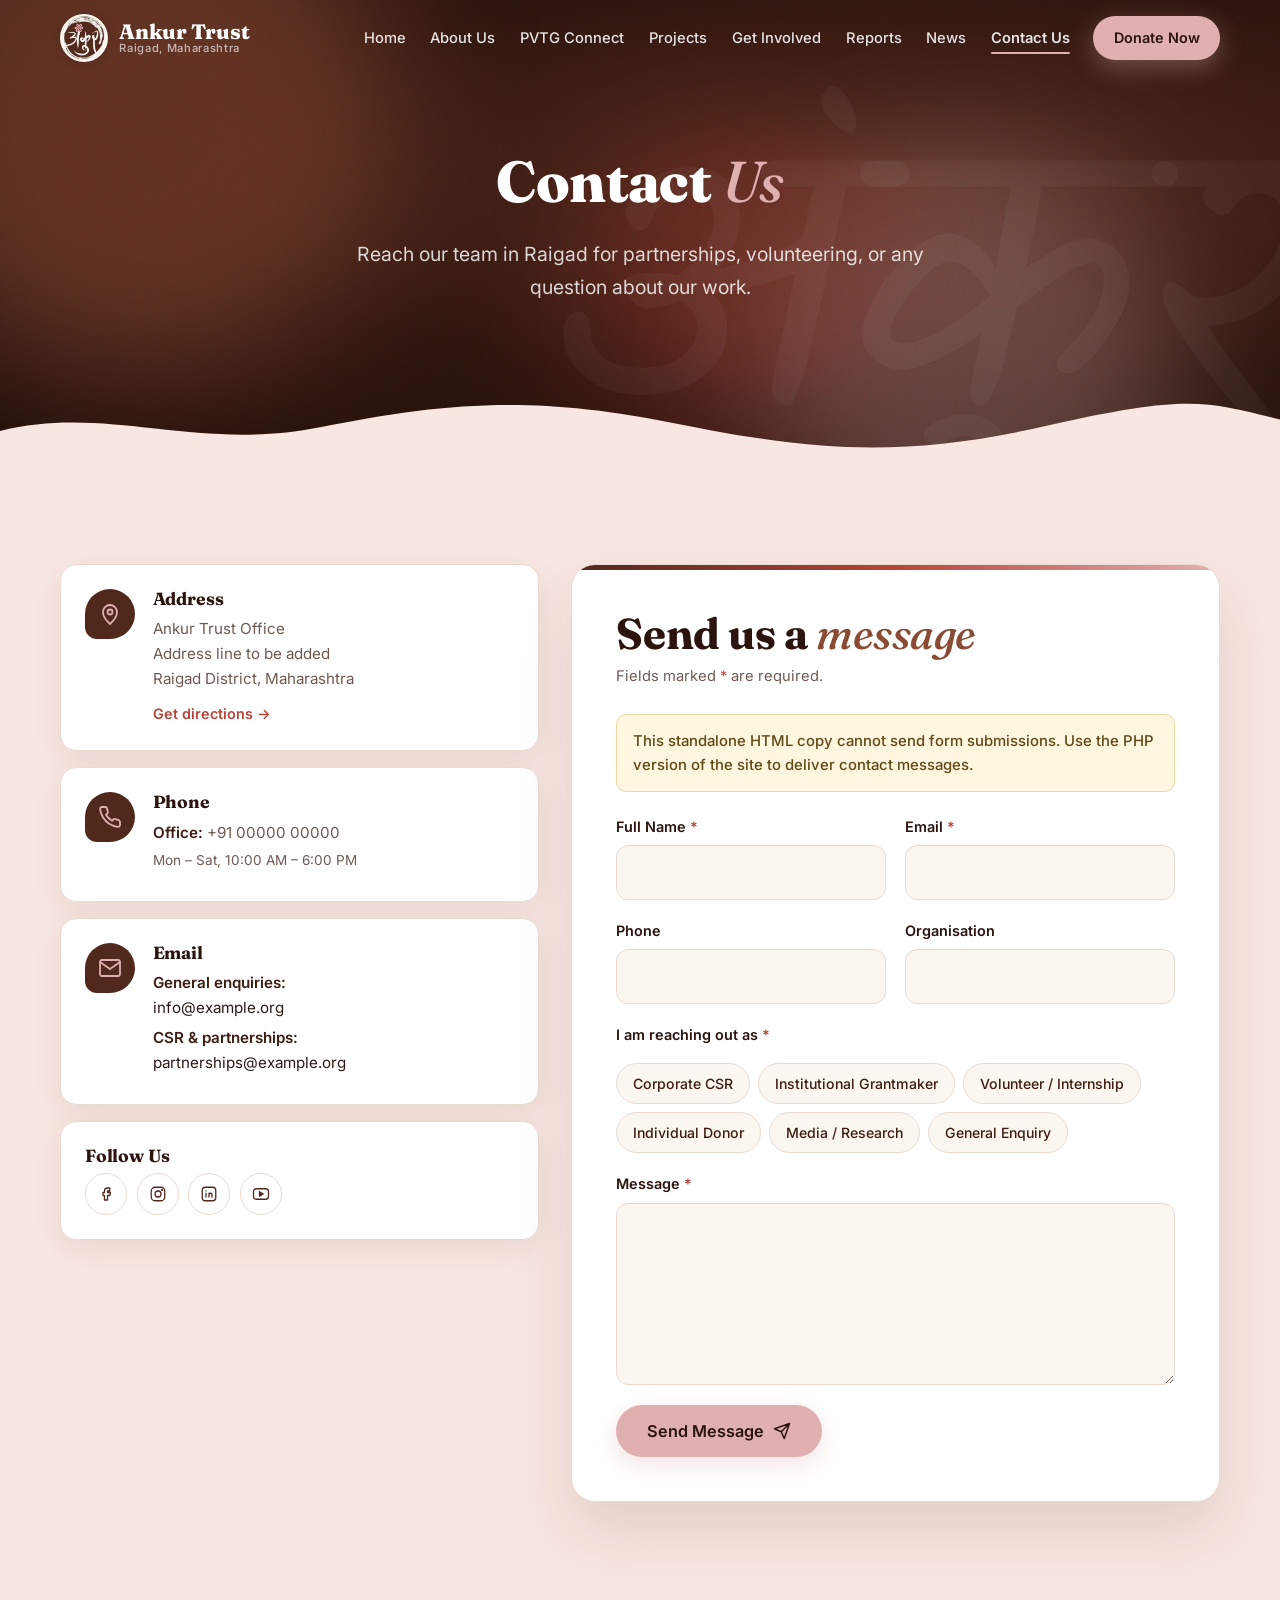
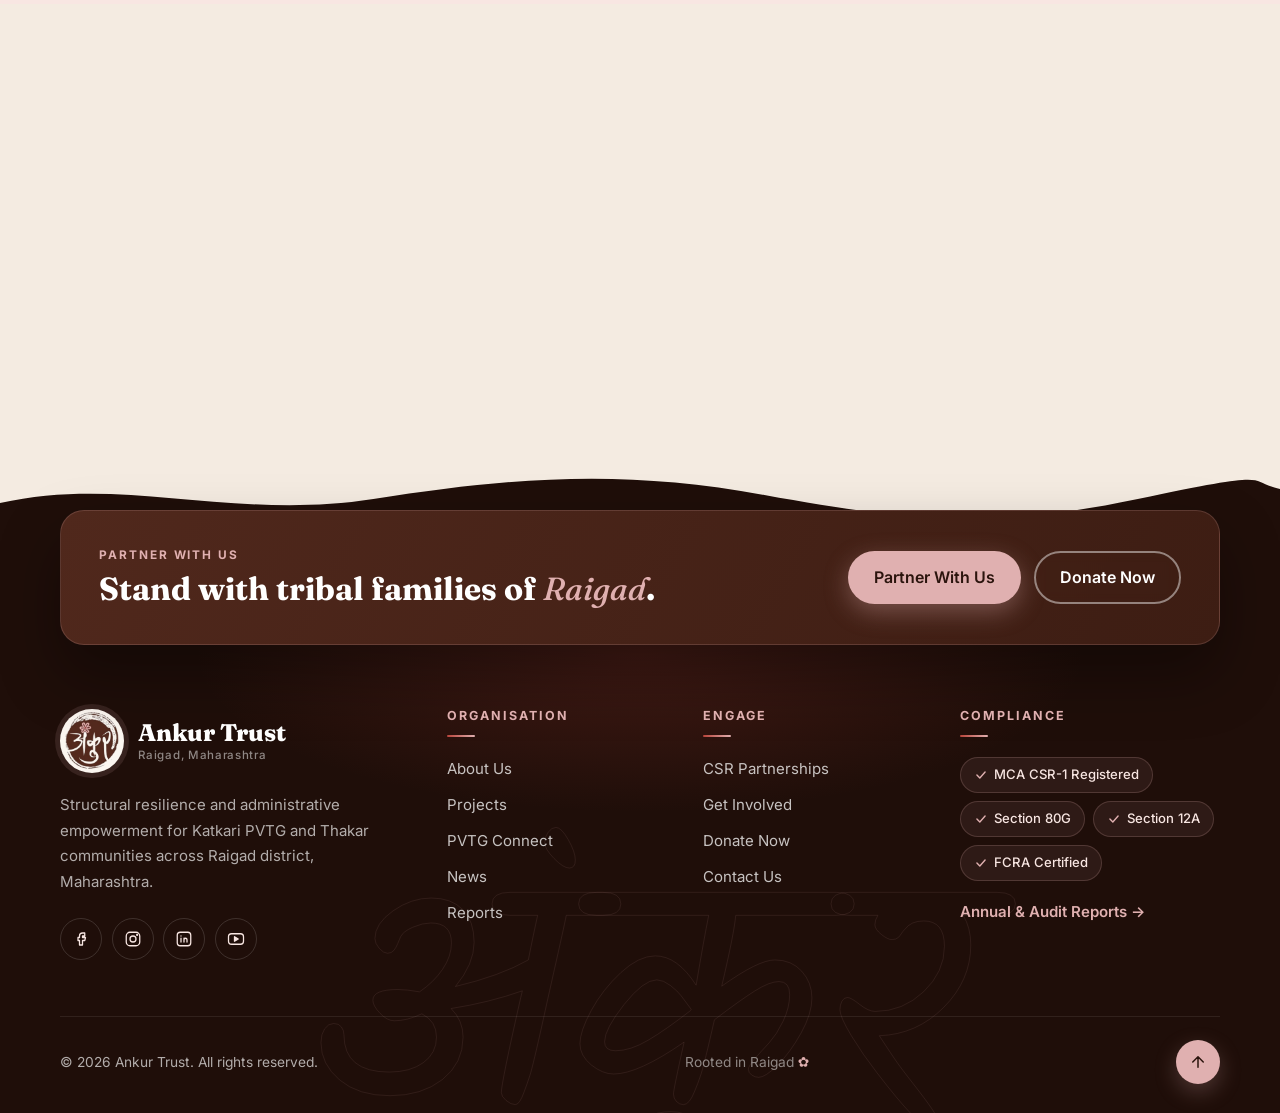
<file: static-html/contact.html>
<!DOCTYPE html>
<html lang="en">
<head>
    <meta charset="UTF-8">
    <meta name="viewport" content="width=device-width, initial-scale=1.0">
    <title>Contact Us | Ankur Trust</title>
    <meta name="description" content="Ankur Trust partners with Katkari PVTG and Thakar tribal families in Raigad district, Maharashtra, for land rights, women-led livelihoods, education and primary care.">
    <meta name="theme-color" content="#2b140d">
    <link rel="icon" type="image/png" href="img/logo.png">
    <link rel="preconnect" href="https://fonts.googleapis.com">
    <link rel="preconnect" href="https://fonts.gstatic.com" crossorigin>
    <link href="https://fonts.googleapis.com/css2?family=Fraunces:opsz,wght@9..144,500;9..144,700;9..144,800&family=Inter:wght@400;500;600;700&family=Kalam:wght@700&display=swap" rel="stylesheet">
    <link href="https://cdn.jsdelivr.net/npm/bootstrap@5.3.3/dist/css/bootstrap.min.css" rel="stylesheet">
<link rel="stylesheet" href="css/style.css">
    <script>document.documentElement.classList.add('js');</script>
</head>
<body class="page-contact has-dark-hero">
<a class="skip-link" href="#main">Skip to content</a>
<div class="scroll-progress" aria-hidden="true"></div>

<header class="site-header">
    <div class="container header-inner">
        <a class="logo" href="./">
            <img src="img/logo.png" alt="" width="48" height="48">
            <span class="logo-text">Ankur Trust<small>Raigad, Maharashtra</small></span>
        </a>

        <button class="nav-toggle" aria-expanded="false" aria-controls="site-nav" aria-label="Open menu">
            <span></span><span></span><span></span>
        </button>

        <nav id="site-nav" class="site-nav" aria-label="Main">
                            <a href="./">Home</a>
                            <a href="about.html">About Us</a>
                            <a href="pvtg-connect.html">PVTG Connect</a>
                            <a href="projects.html">Projects</a>
                            <a href="get-involved.html">Get Involved</a>
                            <a href="reports.html">Reports</a>
                            <a href="news.html">News</a>
                            <a href="contact.html" aria-current="page">Contact Us</a>
                        <a class="btn btn-blush btn-sm" href="donate.html">Donate Now</a>
        </nav>
    </div>
</header>

<main id="main">

<!-- Hero -->
<section class="hero page-hero">
    <div class="hero-bg" aria-hidden="true">
        <span class="blob blob-1"></span>
        <span class="blob blob-2"></span>
        <span class="blob blob-3"></span>
        <span class="hero-watermark" lang="mr">अंकुर</span>
    </div>
    <div class="petals" aria-hidden="true"></div>

    <div class="container page-hero-inner">
        <h1 data-split>Contact <em>Us</em></h1>
        <p class="hero-lead" data-reveal style="--d: .4s">Reach our team in Raigad for partnerships, volunteering, or any question about our work.</p>
    </div>

    <svg class="brush-edge" viewBox="0 0 1440 80" preserveAspectRatio="none" aria-hidden="true">
        <path d="M0 48 C120 20 220 70 360 44 S600 10 760 40 1020 76 1180 42 1360 18 1440 36 V80 H0Z"/>
    </svg>
</section>

<!-- Details + form -->
<section class="section contact-section">
    <div class="container contact-grid">

        <!-- Contact details -->
        <aside class="contact-info" aria-label="Contact details">
            <div class="info-card" data-reveal>
                <span class="info-icon" aria-hidden="true">
                    <svg viewBox="0 0 24 24" width="24" height="24" fill="none" stroke="currentColor" stroke-width="1.8" stroke-linecap="round" stroke-linejoin="round"><path d="M12 22s7-6.2 7-12a7 7 0 0 0-14 0c0 5.8 7 12 7 12Z"/><circle cx="12" cy="10" r="2.5"/></svg>
                </span>
                <div>
                    <h2 class="info-title">Address</h2>
                    <address>Ankur Trust Office<br>Address line to be added<br>Raigad District, Maharashtra</address>
                    <a class="info-link" href="https://www.google.com/maps/search/?api=1&amp;query=Raigad%2C%20Maharashtra" target="_blank" rel="noopener">Get directions <span aria-hidden="true">→</span></a>
                </div>
            </div>

            <div class="info-card" data-reveal style="--d: .1s">
                <span class="info-icon" aria-hidden="true">
                    <svg viewBox="0 0 24 24" width="24" height="24" fill="none" stroke="currentColor" stroke-width="1.8" stroke-linecap="round" stroke-linejoin="round"><path d="M22 16.9v3a2 2 0 0 1-2.2 2 19.8 19.8 0 0 1-8.6-3.1 19.5 19.5 0 0 1-6-6A19.8 19.8 0 0 1 2.1 4.2 2 2 0 0 1 4.1 2h3a2 2 0 0 1 2 1.7c.1.9.4 1.8.7 2.7a2 2 0 0 1-.5 2.1L8 9.8a16 16 0 0 0 6 6l1.3-1.3a2 2 0 0 1 2.1-.4c.9.3 1.8.6 2.7.7a2 2 0 0 1 1.7 2Z"/></svg>
                </span>
                <div>
                    <h2 class="info-title">Phone</h2>
                                            <p><span class="info-label">Office:</span> +91 00000 00000</p>
                                                                <p class="info-muted">Mon – Sat, 10:00 AM – 6:00 PM</p>
                                    </div>
            </div>

            <div class="info-card" data-reveal style="--d: .2s">
                <span class="info-icon" aria-hidden="true">
                    <svg viewBox="0 0 24 24" width="24" height="24" fill="none" stroke="currentColor" stroke-width="1.8" stroke-linecap="round" stroke-linejoin="round"><rect x="2" y="4" width="20" height="16" rx="2"/><path d="m22 6-10 7L2 6"/></svg>
                </span>
                <div>
                    <h2 class="info-title">Email</h2>
                                            <p><span class="info-label">General enquiries:</span><br><span class="info-value">info@example.org</span></p>
                                            <p><span class="info-label">CSR &amp; partnerships:</span><br><span class="info-value">partnerships@example.org</span></p>
                                    </div>
            </div>

            <div class="info-card info-social" data-reveal style="--d: .3s">
                <div>
                    <h2 class="info-title">Follow Us</h2>
                    <ul class="footer-social" aria-label="Social media">
                                                    <li>
                                <a href="#" aria-label="Facebook" target="_blank" rel="noopener">
                                    <svg viewBox="0 0 24 24" width="18" height="18" fill="none" stroke="currentColor" stroke-width="1.7" stroke-linecap="round" stroke-linejoin="round"><path d="M14 8h3V4h-3a4 4 0 0 0-4 4v2H8v4h2v6h4v-6h3l1-4h-4V8Z"/></svg>
                                </a>
                            </li>
                                                    <li>
                                <a href="#" aria-label="Instagram" target="_blank" rel="noopener">
                                    <svg viewBox="0 0 24 24" width="18" height="18" fill="none" stroke="currentColor" stroke-width="1.7" stroke-linecap="round" stroke-linejoin="round"><rect x="3" y="3" width="18" height="18" rx="5"/><circle cx="12" cy="12" r="4"/><circle cx="17.5" cy="6.5" r=".6" fill="currentColor"/></svg>
                                </a>
                            </li>
                                                    <li>
                                <a href="#" aria-label="LinkedIn" target="_blank" rel="noopener">
                                    <svg viewBox="0 0 24 24" width="18" height="18" fill="none" stroke="currentColor" stroke-width="1.7" stroke-linecap="round" stroke-linejoin="round"><rect x="3" y="3" width="18" height="18" rx="4"/><path d="M8 11v5M8 8v.01M12 16v-5M16 16v-3a2 2 0 0 0-4 0"/></svg>
                                </a>
                            </li>
                                                    <li>
                                <a href="#" aria-label="YouTube" target="_blank" rel="noopener">
                                    <svg viewBox="0 0 24 24" width="18" height="18" fill="none" stroke="currentColor" stroke-width="1.7" stroke-linecap="round" stroke-linejoin="round"><rect x="2" y="5" width="20" height="14" rx="4"/><path d="m10 9 5 3-5 3V9Z" fill="currentColor"/></svg>
                                </a>
                            </li>
                                            </ul>
                </div>
            </div>
        </aside>

        <!-- Form -->
        <div id="contact-form" class="form-card" data-reveal style="--d: .15s">
                            <h2 class="form-title">Send us a <em>message</em></h2>
                <p class="form-intro">Fields marked <span class="req">*</span> are required.</p><p class="form-alert static-form-notice" id="static-form-status" role="status" aria-live="polite" tabindex="-1">This standalone HTML copy cannot send form submissions. Use the PHP version of the site to deliver contact messages.</p>

                
                <form class="contact-form" method="post" action="contact.html" novalidate>
                    <div class="hp-field" aria-hidden="true">
                        <label for="website">Leave this field empty</label>
                        <input type="text" id="website" name="website" tabindex="-1" autocomplete="off">
                    </div>

                    <div class="form-row">
                        <div class="form-field">
                            <label for="name">Full Name <span class="req">*</span></label>
                            <input type="text" id="name" name="name" value="" required maxlength="100" autocomplete="name">
                                                    </div>
                        <div class="form-field">
                            <label for="email">Email <span class="req">*</span></label>
                            <input type="email" id="email" name="email" value="" required autocomplete="email">
                                                    </div>
                    </div>

                    <div class="form-row">
                        <div class="form-field">
                            <label for="phone">Phone</label>
                            <input type="tel" id="phone" name="phone" value="" maxlength="20" autocomplete="tel">
                                                    </div>
                        <div class="form-field">
                            <label for="organisation">Organisation</label>
                            <input type="text" id="organisation" name="organisation" value="" maxlength="150" autocomplete="organization">
                                                    </div>
                    </div>

                    <fieldset class="form-field type-field">
                        <legend>I am reaching out as <span class="req">*</span></legend>
                        <div class="type-options">
                                                            <label class="type-option">
                                    <input type="radio" name="type" value="csr" required>
                                    <span>Corporate CSR</span>
                                </label>
                                                            <label class="type-option">
                                    <input type="radio" name="type" value="grant" required>
                                    <span>Institutional Grantmaker</span>
                                </label>
                                                            <label class="type-option">
                                    <input type="radio" name="type" value="volunteer" required>
                                    <span>Volunteer / Internship</span>
                                </label>
                                                            <label class="type-option">
                                    <input type="radio" name="type" value="donor" required>
                                    <span>Individual Donor</span>
                                </label>
                                                            <label class="type-option">
                                    <input type="radio" name="type" value="media" required>
                                    <span>Media / Research</span>
                                </label>
                                                            <label class="type-option">
                                    <input type="radio" name="type" value="general" required>
                                    <span>General Enquiry</span>
                                </label>
                                                    </div>
                                            </fieldset>

                    <div class="form-field">
                        <label for="message">Message <span class="req">*</span></label>
                        <textarea id="message" name="message" rows="6" required minlength="10" maxlength="3000"></textarea>
                                            </div>

                    <button type="submit" class="btn btn-blush btn-lg form-submit" disabled>
                        Send Message
                        <svg viewBox="0 0 24 24" width="18" height="18" fill="none" stroke="currentColor" stroke-width="2" stroke-linecap="round" stroke-linejoin="round" aria-hidden="true"><path d="M22 2 11 13M22 2l-7 20-4-9-9-4 20-7Z"/></svg>
                    </button>
                </form>
                    </div>
    </div>
</section>

<!-- Map -->
<section class="map-section" aria-label="Location map">
    <iframe src="https://maps.google.com/maps?q=Raigad%2C%20Maharashtra&amp;z=10&amp;output=embed" title="Map showing Raigad, Maharashtra" loading="lazy" referrerpolicy="no-referrer-when-downgrade" allowfullscreen></iframe>
</section>

</main>

<footer class="site-footer">
    <svg class="footer-edge" viewBox="0 0 1440 70" preserveAspectRatio="none" aria-hidden="true">
        <path d="M0 70 V38 C140 10 260 56 420 34 S700 4 860 30 1120 64 1280 34 1400 16 1440 24 V70Z"/>
    </svg>
    <div class="footer-bg" aria-hidden="true"><span class="footer-watermark" lang="mr">अंकुर</span></div>

    <div class="container">
        <!-- CTA band -->
        <div class="footer-cta">
            <div>
                <p class="footer-kicker">Partner with us</p>
                <p class="footer-cta-title">Stand with tribal families of <em>Raigad</em>.</p>
            </div>
            <div class="footer-cta-actions">
                <a class="btn btn-blush" href="contact.html?type=csr">Partner With Us</a>
                <a class="btn btn-ghost" href="donate.html">Donate Now</a>
            </div>
        </div>

        <div class="footer-grid">
            <div class="footer-about">
                <a class="footer-brand" href="./">
                    <img src="img/logo.png" alt="" width="64" height="64">
                    <span>Ankur Trust<small>Raigad, Maharashtra</small></span>
                </a>
                <p>Structural resilience and administrative empowerment for Katkari PVTG and Thakar communities across Raigad district, Maharashtra.</p>
                <ul class="footer-social" aria-label="Social media">
                                            <li>
                            <a href="#" aria-label="Facebook" target="_blank" rel="noopener">
                                <svg viewBox="0 0 24 24" width="18" height="18" fill="none" stroke="currentColor" stroke-width="1.7" stroke-linecap="round" stroke-linejoin="round"><path d="M14 8h3V4h-3a4 4 0 0 0-4 4v2H8v4h2v6h4v-6h3l1-4h-4V8Z"/></svg>
                            </a>
                        </li>
                                            <li>
                            <a href="#" aria-label="Instagram" target="_blank" rel="noopener">
                                <svg viewBox="0 0 24 24" width="18" height="18" fill="none" stroke="currentColor" stroke-width="1.7" stroke-linecap="round" stroke-linejoin="round"><rect x="3" y="3" width="18" height="18" rx="5"/><circle cx="12" cy="12" r="4"/><circle cx="17.5" cy="6.5" r=".6" fill="currentColor"/></svg>
                            </a>
                        </li>
                                            <li>
                            <a href="#" aria-label="LinkedIn" target="_blank" rel="noopener">
                                <svg viewBox="0 0 24 24" width="18" height="18" fill="none" stroke="currentColor" stroke-width="1.7" stroke-linecap="round" stroke-linejoin="round"><rect x="3" y="3" width="18" height="18" rx="4"/><path d="M8 11v5M8 8v.01M12 16v-5M16 16v-3a2 2 0 0 0-4 0"/></svg>
                            </a>
                        </li>
                                            <li>
                            <a href="#" aria-label="YouTube" target="_blank" rel="noopener">
                                <svg viewBox="0 0 24 24" width="18" height="18" fill="none" stroke="currentColor" stroke-width="1.7" stroke-linecap="round" stroke-linejoin="round"><rect x="2" y="5" width="20" height="14" rx="4"/><path d="m10 9 5 3-5 3V9Z" fill="currentColor"/></svg>
                            </a>
                        </li>
                                    </ul>
            </div>

                            <nav class="footer-col" aria-label="Organisation">
                    <h3>Organisation</h3>
                    <ul class="footer-links">
                                                    <li><a href="about.html">About Us</a></li>
                                                    <li><a href="projects.html">Projects</a></li>
                                                    <li><a href="pvtg-connect.html">PVTG Connect</a></li>
                                                    <li><a href="news.html">News</a></li>
                                                    <li><a href="reports.html">Reports</a></li>
                                            </ul>
                </nav>
                            <nav class="footer-col" aria-label="Engage">
                    <h3>Engage</h3>
                    <ul class="footer-links">
                                                    <li><a href="contact.html?type=csr">CSR Partnerships</a></li>
                                                    <li><a href="get-involved.html">Get Involved</a></li>
                                                    <li><a href="donate.html">Donate Now</a></li>
                                                    <li><a href="contact.html">Contact Us</a></li>
                                            </ul>
                </nav>
            
            <div class="footer-col">
                <h3>Compliance</h3>
                <ul class="footer-chips">
                                            <li>
                            <svg viewBox="0 0 24 24" width="14" height="14" fill="none" stroke="currentColor" stroke-width="2.4" stroke-linecap="round" stroke-linejoin="round" aria-hidden="true"><path d="m5 12 5 5 9-10"/></svg>
                            MCA CSR-1 Registered                        </li>
                                            <li>
                            <svg viewBox="0 0 24 24" width="14" height="14" fill="none" stroke="currentColor" stroke-width="2.4" stroke-linecap="round" stroke-linejoin="round" aria-hidden="true"><path d="m5 12 5 5 9-10"/></svg>
                            Section 80G                        </li>
                                            <li>
                            <svg viewBox="0 0 24 24" width="14" height="14" fill="none" stroke="currentColor" stroke-width="2.4" stroke-linecap="round" stroke-linejoin="round" aria-hidden="true"><path d="m5 12 5 5 9-10"/></svg>
                            Section 12A                        </li>
                                            <li>
                            <svg viewBox="0 0 24 24" width="14" height="14" fill="none" stroke="currentColor" stroke-width="2.4" stroke-linecap="round" stroke-linejoin="round" aria-hidden="true"><path d="m5 12 5 5 9-10"/></svg>
                            FCRA Certified                        </li>
                                    </ul>
                <a class="footer-report-link" href="reports.html">Annual &amp; Audit Reports <span aria-hidden="true">→</span></a>
            </div>
        </div>

        <div class="footer-bottom">
            <p>&copy; 2026 Ankur Trust. All rights reserved.</p>
            <p class="footer-made">Rooted in Raigad <span aria-hidden="true">✿</span></p>
            <a class="back-to-top" href="#" aria-label="Back to top">
                <svg viewBox="0 0 24 24" width="18" height="18" fill="none" stroke="currentColor" stroke-width="2" stroke-linecap="round" stroke-linejoin="round"><path d="M12 19V5M5 12l7-7 7 7"/></svg>
            </a>
        </div>
    </div>
</footer>

<script src="https://cdn.jsdelivr.net/npm/bootstrap@5.3.3/dist/js/bootstrap.bundle.min.js"></script>
<script src="js/main.js"></script>
</body>
</html>
</file>
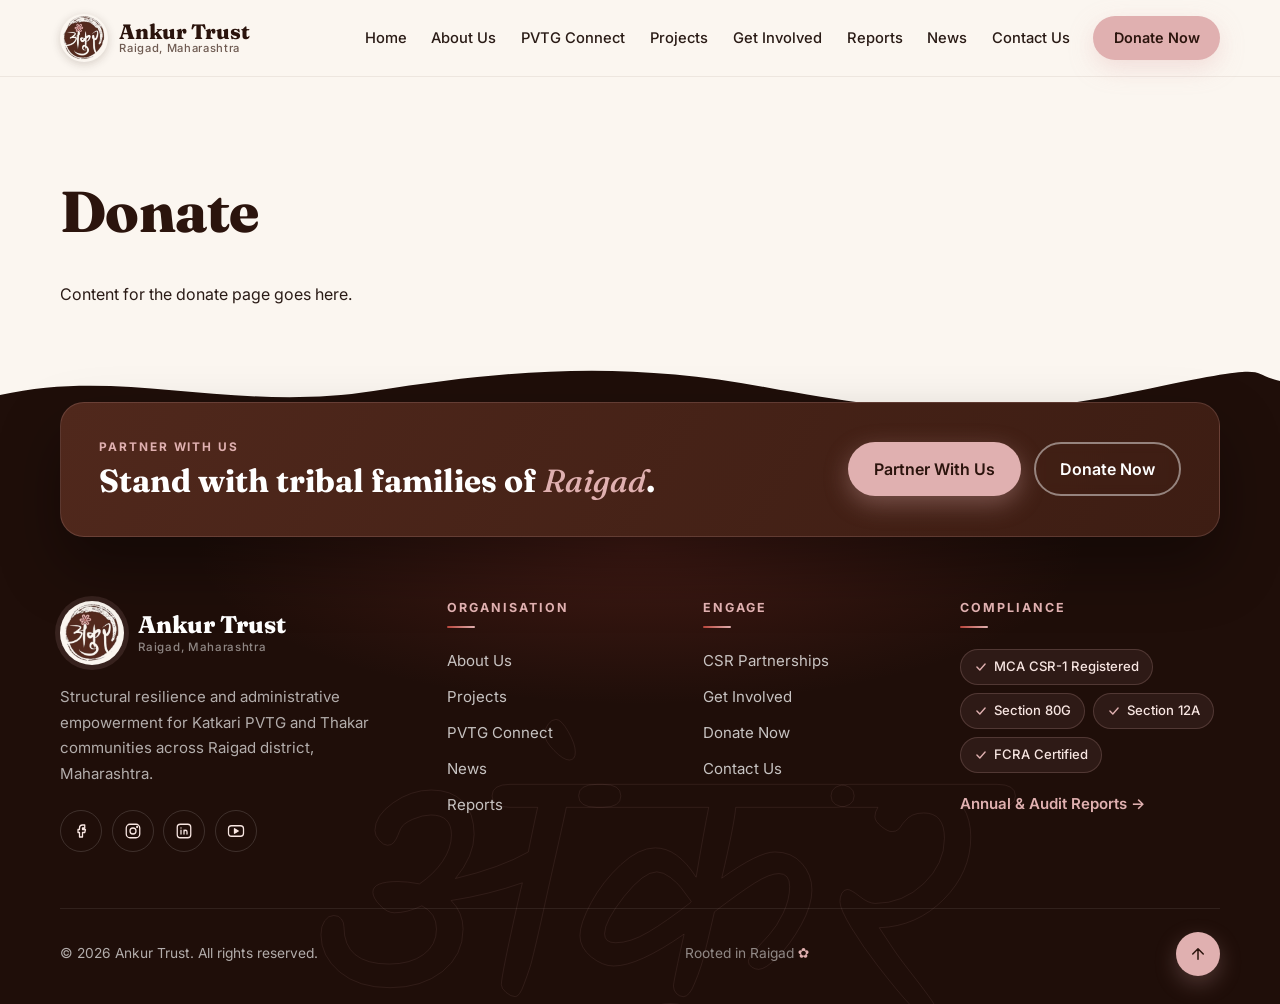
<file: static-html/donate.html>
<!DOCTYPE html>
<html lang="en">
<head>
    <meta charset="UTF-8">
    <meta name="viewport" content="width=device-width, initial-scale=1.0">
    <title>Donate Now | Ankur Trust</title>
    <meta name="description" content="Ankur Trust partners with Katkari PVTG and Thakar tribal families in Raigad district, Maharashtra, for land rights, women-led livelihoods, education and primary care.">
    <meta name="theme-color" content="#2b140d">
    <link rel="icon" type="image/png" href="img/logo.png">
    <link rel="preconnect" href="https://fonts.googleapis.com">
    <link rel="preconnect" href="https://fonts.gstatic.com" crossorigin>
    <link href="https://fonts.googleapis.com/css2?family=Fraunces:opsz,wght@9..144,500;9..144,700;9..144,800&family=Inter:wght@400;500;600;700&family=Kalam:wght@700&display=swap" rel="stylesheet">
    <link href="https://cdn.jsdelivr.net/npm/bootstrap@5.3.3/dist/css/bootstrap.min.css" rel="stylesheet">
<link rel="stylesheet" href="css/style.css">
    <script>document.documentElement.classList.add('js');</script>
</head>
<body class="page-donate">
<a class="skip-link" href="#main">Skip to content</a>
<div class="scroll-progress" aria-hidden="true"></div>

<header class="site-header">
    <div class="container header-inner">
        <a class="logo" href="./">
            <img src="img/logo.png" alt="" width="48" height="48">
            <span class="logo-text">Ankur Trust<small>Raigad, Maharashtra</small></span>
        </a>

        <button class="nav-toggle" aria-expanded="false" aria-controls="site-nav" aria-label="Open menu">
            <span></span><span></span><span></span>
        </button>

        <nav id="site-nav" class="site-nav" aria-label="Main">
                            <a href="./">Home</a>
                            <a href="about.html">About Us</a>
                            <a href="pvtg-connect.html">PVTG Connect</a>
                            <a href="projects.html">Projects</a>
                            <a href="get-involved.html">Get Involved</a>
                            <a href="reports.html">Reports</a>
                            <a href="news.html">News</a>
                            <a href="contact.html">Contact Us</a>
                        <a class="btn btn-blush btn-sm" href="donate.html">Donate Now</a>
        </nav>
    </div>
</header>

<main id="main">
<section class="container section">
    <h1>Donate</h1>
    <p>Content for the donate page goes here.</p>
</section>

</main>

<footer class="site-footer">
    <svg class="footer-edge" viewBox="0 0 1440 70" preserveAspectRatio="none" aria-hidden="true">
        <path d="M0 70 V38 C140 10 260 56 420 34 S700 4 860 30 1120 64 1280 34 1400 16 1440 24 V70Z"/>
    </svg>
    <div class="footer-bg" aria-hidden="true"><span class="footer-watermark" lang="mr">अंकुर</span></div>

    <div class="container">
        <!-- CTA band -->
        <div class="footer-cta">
            <div>
                <p class="footer-kicker">Partner with us</p>
                <p class="footer-cta-title">Stand with tribal families of <em>Raigad</em>.</p>
            </div>
            <div class="footer-cta-actions">
                <a class="btn btn-blush" href="contact.html?type=csr">Partner With Us</a>
                <a class="btn btn-ghost" href="donate.html">Donate Now</a>
            </div>
        </div>

        <div class="footer-grid">
            <div class="footer-about">
                <a class="footer-brand" href="./">
                    <img src="img/logo.png" alt="" width="64" height="64">
                    <span>Ankur Trust<small>Raigad, Maharashtra</small></span>
                </a>
                <p>Structural resilience and administrative empowerment for Katkari PVTG and Thakar communities across Raigad district, Maharashtra.</p>
                <ul class="footer-social" aria-label="Social media">
                                            <li>
                            <a href="#" aria-label="Facebook" target="_blank" rel="noopener">
                                <svg viewBox="0 0 24 24" width="18" height="18" fill="none" stroke="currentColor" stroke-width="1.7" stroke-linecap="round" stroke-linejoin="round"><path d="M14 8h3V4h-3a4 4 0 0 0-4 4v2H8v4h2v6h4v-6h3l1-4h-4V8Z"/></svg>
                            </a>
                        </li>
                                            <li>
                            <a href="#" aria-label="Instagram" target="_blank" rel="noopener">
                                <svg viewBox="0 0 24 24" width="18" height="18" fill="none" stroke="currentColor" stroke-width="1.7" stroke-linecap="round" stroke-linejoin="round"><rect x="3" y="3" width="18" height="18" rx="5"/><circle cx="12" cy="12" r="4"/><circle cx="17.5" cy="6.5" r=".6" fill="currentColor"/></svg>
                            </a>
                        </li>
                                            <li>
                            <a href="#" aria-label="LinkedIn" target="_blank" rel="noopener">
                                <svg viewBox="0 0 24 24" width="18" height="18" fill="none" stroke="currentColor" stroke-width="1.7" stroke-linecap="round" stroke-linejoin="round"><rect x="3" y="3" width="18" height="18" rx="4"/><path d="M8 11v5M8 8v.01M12 16v-5M16 16v-3a2 2 0 0 0-4 0"/></svg>
                            </a>
                        </li>
                                            <li>
                            <a href="#" aria-label="YouTube" target="_blank" rel="noopener">
                                <svg viewBox="0 0 24 24" width="18" height="18" fill="none" stroke="currentColor" stroke-width="1.7" stroke-linecap="round" stroke-linejoin="round"><rect x="2" y="5" width="20" height="14" rx="4"/><path d="m10 9 5 3-5 3V9Z" fill="currentColor"/></svg>
                            </a>
                        </li>
                                    </ul>
            </div>

                            <nav class="footer-col" aria-label="Organisation">
                    <h3>Organisation</h3>
                    <ul class="footer-links">
                                                    <li><a href="about.html">About Us</a></li>
                                                    <li><a href="projects.html">Projects</a></li>
                                                    <li><a href="pvtg-connect.html">PVTG Connect</a></li>
                                                    <li><a href="news.html">News</a></li>
                                                    <li><a href="reports.html">Reports</a></li>
                                            </ul>
                </nav>
                            <nav class="footer-col" aria-label="Engage">
                    <h3>Engage</h3>
                    <ul class="footer-links">
                                                    <li><a href="contact.html?type=csr">CSR Partnerships</a></li>
                                                    <li><a href="get-involved.html">Get Involved</a></li>
                                                    <li><a href="donate.html">Donate Now</a></li>
                                                    <li><a href="contact.html">Contact Us</a></li>
                                            </ul>
                </nav>
            
            <div class="footer-col">
                <h3>Compliance</h3>
                <ul class="footer-chips">
                                            <li>
                            <svg viewBox="0 0 24 24" width="14" height="14" fill="none" stroke="currentColor" stroke-width="2.4" stroke-linecap="round" stroke-linejoin="round" aria-hidden="true"><path d="m5 12 5 5 9-10"/></svg>
                            MCA CSR-1 Registered                        </li>
                                            <li>
                            <svg viewBox="0 0 24 24" width="14" height="14" fill="none" stroke="currentColor" stroke-width="2.4" stroke-linecap="round" stroke-linejoin="round" aria-hidden="true"><path d="m5 12 5 5 9-10"/></svg>
                            Section 80G                        </li>
                                            <li>
                            <svg viewBox="0 0 24 24" width="14" height="14" fill="none" stroke="currentColor" stroke-width="2.4" stroke-linecap="round" stroke-linejoin="round" aria-hidden="true"><path d="m5 12 5 5 9-10"/></svg>
                            Section 12A                        </li>
                                            <li>
                            <svg viewBox="0 0 24 24" width="14" height="14" fill="none" stroke="currentColor" stroke-width="2.4" stroke-linecap="round" stroke-linejoin="round" aria-hidden="true"><path d="m5 12 5 5 9-10"/></svg>
                            FCRA Certified                        </li>
                                    </ul>
                <a class="footer-report-link" href="reports.html">Annual &amp; Audit Reports <span aria-hidden="true">→</span></a>
            </div>
        </div>

        <div class="footer-bottom">
            <p>&copy; 2026 Ankur Trust. All rights reserved.</p>
            <p class="footer-made">Rooted in Raigad <span aria-hidden="true">✿</span></p>
            <a class="back-to-top" href="#" aria-label="Back to top">
                <svg viewBox="0 0 24 24" width="18" height="18" fill="none" stroke="currentColor" stroke-width="2" stroke-linecap="round" stroke-linejoin="round"><path d="M12 19V5M5 12l7-7 7 7"/></svg>
            </a>
        </div>
    </div>
</footer>

<script src="https://cdn.jsdelivr.net/npm/bootstrap@5.3.3/dist/js/bootstrap.bundle.min.js"></script>
<script src="js/main.js"></script>
</body>
</html>
</file>
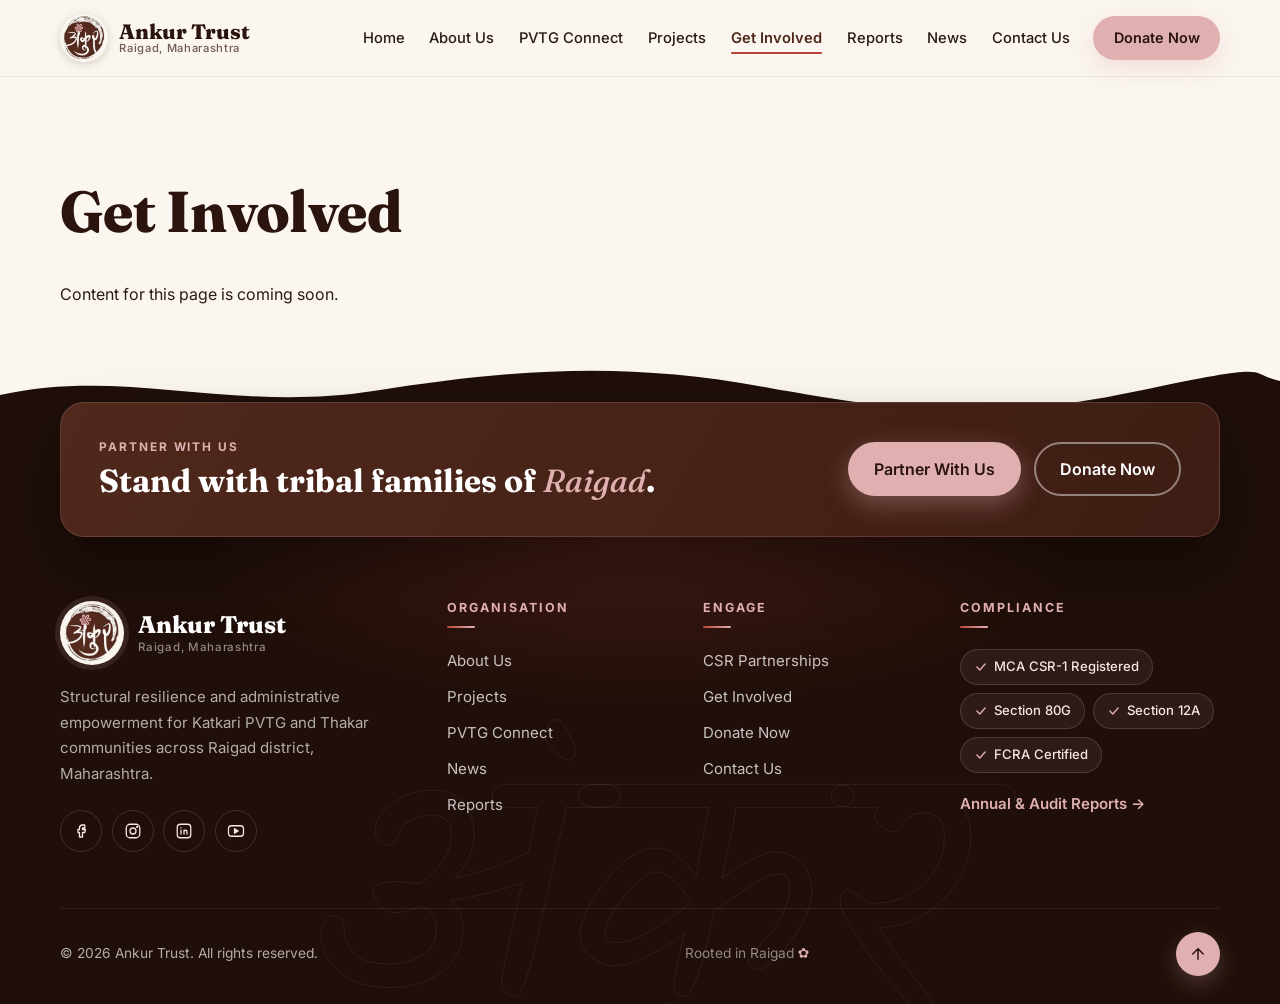
<file: static-html/get-involved.html>
<!DOCTYPE html>
<html lang="en">
<head>
    <meta charset="UTF-8">
    <meta name="viewport" content="width=device-width, initial-scale=1.0">
    <title>Get Involved | Ankur Trust</title>
    <meta name="description" content="Ankur Trust partners with Katkari PVTG and Thakar tribal families in Raigad district, Maharashtra, for land rights, women-led livelihoods, education and primary care.">
    <meta name="theme-color" content="#2b140d">
    <link rel="icon" type="image/png" href="img/logo.png">
    <link rel="preconnect" href="https://fonts.googleapis.com">
    <link rel="preconnect" href="https://fonts.gstatic.com" crossorigin>
    <link href="https://fonts.googleapis.com/css2?family=Fraunces:opsz,wght@9..144,500;9..144,700;9..144,800&family=Inter:wght@400;500;600;700&family=Kalam:wght@700&display=swap" rel="stylesheet">
    <link href="https://cdn.jsdelivr.net/npm/bootstrap@5.3.3/dist/css/bootstrap.min.css" rel="stylesheet">
<link rel="stylesheet" href="css/style.css">
    <script>document.documentElement.classList.add('js');</script>
</head>
<body class="page-get-involved">
<a class="skip-link" href="#main">Skip to content</a>
<div class="scroll-progress" aria-hidden="true"></div>

<header class="site-header">
    <div class="container header-inner">
        <a class="logo" href="./">
            <img src="img/logo.png" alt="" width="48" height="48">
            <span class="logo-text">Ankur Trust<small>Raigad, Maharashtra</small></span>
        </a>

        <button class="nav-toggle" aria-expanded="false" aria-controls="site-nav" aria-label="Open menu">
            <span></span><span></span><span></span>
        </button>

        <nav id="site-nav" class="site-nav" aria-label="Main">
                            <a href="./">Home</a>
                            <a href="about.html">About Us</a>
                            <a href="pvtg-connect.html">PVTG Connect</a>
                            <a href="projects.html">Projects</a>
                            <a href="get-involved.html" aria-current="page">Get Involved</a>
                            <a href="reports.html">Reports</a>
                            <a href="news.html">News</a>
                            <a href="contact.html">Contact Us</a>
                        <a class="btn btn-blush btn-sm" href="donate.html">Donate Now</a>
        </nav>
    </div>
</header>

<main id="main">
<section class="container section">
    <h1>Get Involved</h1>
    <p>Content for this page is coming soon.</p>
</section>

</main>

<footer class="site-footer">
    <svg class="footer-edge" viewBox="0 0 1440 70" preserveAspectRatio="none" aria-hidden="true">
        <path d="M0 70 V38 C140 10 260 56 420 34 S700 4 860 30 1120 64 1280 34 1400 16 1440 24 V70Z"/>
    </svg>
    <div class="footer-bg" aria-hidden="true"><span class="footer-watermark" lang="mr">अंकुर</span></div>

    <div class="container">
        <!-- CTA band -->
        <div class="footer-cta">
            <div>
                <p class="footer-kicker">Partner with us</p>
                <p class="footer-cta-title">Stand with tribal families of <em>Raigad</em>.</p>
            </div>
            <div class="footer-cta-actions">
                <a class="btn btn-blush" href="contact.html?type=csr">Partner With Us</a>
                <a class="btn btn-ghost" href="donate.html">Donate Now</a>
            </div>
        </div>

        <div class="footer-grid">
            <div class="footer-about">
                <a class="footer-brand" href="./">
                    <img src="img/logo.png" alt="" width="64" height="64">
                    <span>Ankur Trust<small>Raigad, Maharashtra</small></span>
                </a>
                <p>Structural resilience and administrative empowerment for Katkari PVTG and Thakar communities across Raigad district, Maharashtra.</p>
                <ul class="footer-social" aria-label="Social media">
                                            <li>
                            <a href="#" aria-label="Facebook" target="_blank" rel="noopener">
                                <svg viewBox="0 0 24 24" width="18" height="18" fill="none" stroke="currentColor" stroke-width="1.7" stroke-linecap="round" stroke-linejoin="round"><path d="M14 8h3V4h-3a4 4 0 0 0-4 4v2H8v4h2v6h4v-6h3l1-4h-4V8Z"/></svg>
                            </a>
                        </li>
                                            <li>
                            <a href="#" aria-label="Instagram" target="_blank" rel="noopener">
                                <svg viewBox="0 0 24 24" width="18" height="18" fill="none" stroke="currentColor" stroke-width="1.7" stroke-linecap="round" stroke-linejoin="round"><rect x="3" y="3" width="18" height="18" rx="5"/><circle cx="12" cy="12" r="4"/><circle cx="17.5" cy="6.5" r=".6" fill="currentColor"/></svg>
                            </a>
                        </li>
                                            <li>
                            <a href="#" aria-label="LinkedIn" target="_blank" rel="noopener">
                                <svg viewBox="0 0 24 24" width="18" height="18" fill="none" stroke="currentColor" stroke-width="1.7" stroke-linecap="round" stroke-linejoin="round"><rect x="3" y="3" width="18" height="18" rx="4"/><path d="M8 11v5M8 8v.01M12 16v-5M16 16v-3a2 2 0 0 0-4 0"/></svg>
                            </a>
                        </li>
                                            <li>
                            <a href="#" aria-label="YouTube" target="_blank" rel="noopener">
                                <svg viewBox="0 0 24 24" width="18" height="18" fill="none" stroke="currentColor" stroke-width="1.7" stroke-linecap="round" stroke-linejoin="round"><rect x="2" y="5" width="20" height="14" rx="4"/><path d="m10 9 5 3-5 3V9Z" fill="currentColor"/></svg>
                            </a>
                        </li>
                                    </ul>
            </div>

                            <nav class="footer-col" aria-label="Organisation">
                    <h3>Organisation</h3>
                    <ul class="footer-links">
                                                    <li><a href="about.html">About Us</a></li>
                                                    <li><a href="projects.html">Projects</a></li>
                                                    <li><a href="pvtg-connect.html">PVTG Connect</a></li>
                                                    <li><a href="news.html">News</a></li>
                                                    <li><a href="reports.html">Reports</a></li>
                                            </ul>
                </nav>
                            <nav class="footer-col" aria-label="Engage">
                    <h3>Engage</h3>
                    <ul class="footer-links">
                                                    <li><a href="contact.html?type=csr">CSR Partnerships</a></li>
                                                    <li><a href="get-involved.html">Get Involved</a></li>
                                                    <li><a href="donate.html">Donate Now</a></li>
                                                    <li><a href="contact.html">Contact Us</a></li>
                                            </ul>
                </nav>
            
            <div class="footer-col">
                <h3>Compliance</h3>
                <ul class="footer-chips">
                                            <li>
                            <svg viewBox="0 0 24 24" width="14" height="14" fill="none" stroke="currentColor" stroke-width="2.4" stroke-linecap="round" stroke-linejoin="round" aria-hidden="true"><path d="m5 12 5 5 9-10"/></svg>
                            MCA CSR-1 Registered                        </li>
                                            <li>
                            <svg viewBox="0 0 24 24" width="14" height="14" fill="none" stroke="currentColor" stroke-width="2.4" stroke-linecap="round" stroke-linejoin="round" aria-hidden="true"><path d="m5 12 5 5 9-10"/></svg>
                            Section 80G                        </li>
                                            <li>
                            <svg viewBox="0 0 24 24" width="14" height="14" fill="none" stroke="currentColor" stroke-width="2.4" stroke-linecap="round" stroke-linejoin="round" aria-hidden="true"><path d="m5 12 5 5 9-10"/></svg>
                            Section 12A                        </li>
                                            <li>
                            <svg viewBox="0 0 24 24" width="14" height="14" fill="none" stroke="currentColor" stroke-width="2.4" stroke-linecap="round" stroke-linejoin="round" aria-hidden="true"><path d="m5 12 5 5 9-10"/></svg>
                            FCRA Certified                        </li>
                                    </ul>
                <a class="footer-report-link" href="reports.html">Annual &amp; Audit Reports <span aria-hidden="true">→</span></a>
            </div>
        </div>

        <div class="footer-bottom">
            <p>&copy; 2026 Ankur Trust. All rights reserved.</p>
            <p class="footer-made">Rooted in Raigad <span aria-hidden="true">✿</span></p>
            <a class="back-to-top" href="#" aria-label="Back to top">
                <svg viewBox="0 0 24 24" width="18" height="18" fill="none" stroke="currentColor" stroke-width="2" stroke-linecap="round" stroke-linejoin="round"><path d="M12 19V5M5 12l7-7 7 7"/></svg>
            </a>
        </div>
    </div>
</footer>

<script src="https://cdn.jsdelivr.net/npm/bootstrap@5.3.3/dist/js/bootstrap.bundle.min.js"></script>
<script src="js/main.js"></script>
</body>
</html>
</file>
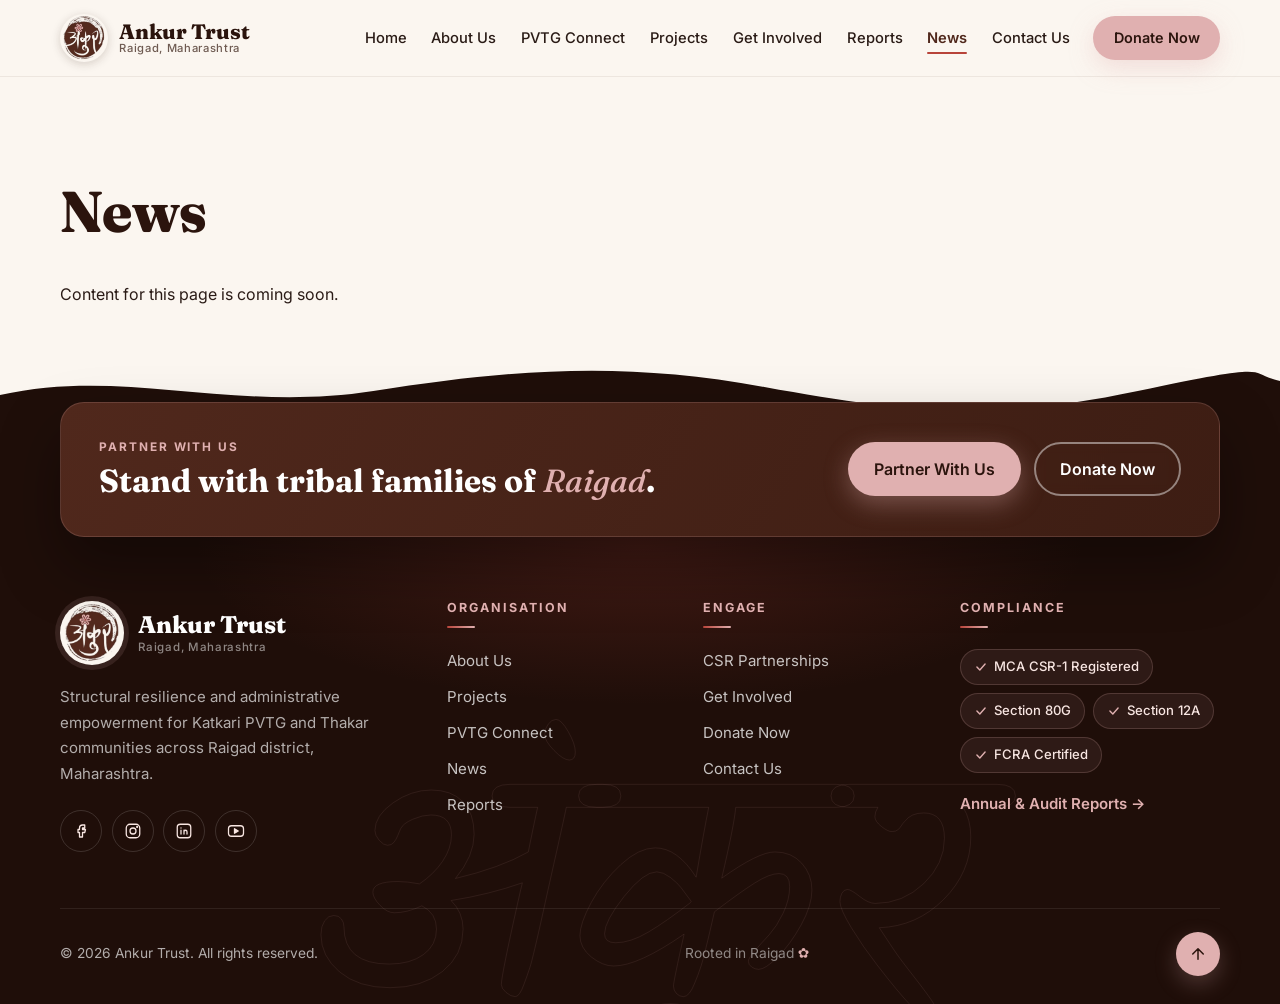
<file: static-html/news.html>
<!DOCTYPE html>
<html lang="en">
<head>
    <meta charset="UTF-8">
    <meta name="viewport" content="width=device-width, initial-scale=1.0">
    <title>News | Ankur Trust</title>
    <meta name="description" content="Ankur Trust partners with Katkari PVTG and Thakar tribal families in Raigad district, Maharashtra, for land rights, women-led livelihoods, education and primary care.">
    <meta name="theme-color" content="#2b140d">
    <link rel="icon" type="image/png" href="img/logo.png">
    <link rel="preconnect" href="https://fonts.googleapis.com">
    <link rel="preconnect" href="https://fonts.gstatic.com" crossorigin>
    <link href="https://fonts.googleapis.com/css2?family=Fraunces:opsz,wght@9..144,500;9..144,700;9..144,800&family=Inter:wght@400;500;600;700&family=Kalam:wght@700&display=swap" rel="stylesheet">
    <link href="https://cdn.jsdelivr.net/npm/bootstrap@5.3.3/dist/css/bootstrap.min.css" rel="stylesheet">
<link rel="stylesheet" href="css/style.css">
    <script>document.documentElement.classList.add('js');</script>
</head>
<body class="page-news">
<a class="skip-link" href="#main">Skip to content</a>
<div class="scroll-progress" aria-hidden="true"></div>

<header class="site-header">
    <div class="container header-inner">
        <a class="logo" href="./">
            <img src="img/logo.png" alt="" width="48" height="48">
            <span class="logo-text">Ankur Trust<small>Raigad, Maharashtra</small></span>
        </a>

        <button class="nav-toggle" aria-expanded="false" aria-controls="site-nav" aria-label="Open menu">
            <span></span><span></span><span></span>
        </button>

        <nav id="site-nav" class="site-nav" aria-label="Main">
                            <a href="./">Home</a>
                            <a href="about.html">About Us</a>
                            <a href="pvtg-connect.html">PVTG Connect</a>
                            <a href="projects.html">Projects</a>
                            <a href="get-involved.html">Get Involved</a>
                            <a href="reports.html">Reports</a>
                            <a href="news.html" aria-current="page">News</a>
                            <a href="contact.html">Contact Us</a>
                        <a class="btn btn-blush btn-sm" href="donate.html">Donate Now</a>
        </nav>
    </div>
</header>

<main id="main">
<section class="container section">
    <h1>News</h1>
    <p>Content for this page is coming soon.</p>
</section>

</main>

<footer class="site-footer">
    <svg class="footer-edge" viewBox="0 0 1440 70" preserveAspectRatio="none" aria-hidden="true">
        <path d="M0 70 V38 C140 10 260 56 420 34 S700 4 860 30 1120 64 1280 34 1400 16 1440 24 V70Z"/>
    </svg>
    <div class="footer-bg" aria-hidden="true"><span class="footer-watermark" lang="mr">अंकुर</span></div>

    <div class="container">
        <!-- CTA band -->
        <div class="footer-cta">
            <div>
                <p class="footer-kicker">Partner with us</p>
                <p class="footer-cta-title">Stand with tribal families of <em>Raigad</em>.</p>
            </div>
            <div class="footer-cta-actions">
                <a class="btn btn-blush" href="contact.html?type=csr">Partner With Us</a>
                <a class="btn btn-ghost" href="donate.html">Donate Now</a>
            </div>
        </div>

        <div class="footer-grid">
            <div class="footer-about">
                <a class="footer-brand" href="./">
                    <img src="img/logo.png" alt="" width="64" height="64">
                    <span>Ankur Trust<small>Raigad, Maharashtra</small></span>
                </a>
                <p>Structural resilience and administrative empowerment for Katkari PVTG and Thakar communities across Raigad district, Maharashtra.</p>
                <ul class="footer-social" aria-label="Social media">
                                            <li>
                            <a href="#" aria-label="Facebook" target="_blank" rel="noopener">
                                <svg viewBox="0 0 24 24" width="18" height="18" fill="none" stroke="currentColor" stroke-width="1.7" stroke-linecap="round" stroke-linejoin="round"><path d="M14 8h3V4h-3a4 4 0 0 0-4 4v2H8v4h2v6h4v-6h3l1-4h-4V8Z"/></svg>
                            </a>
                        </li>
                                            <li>
                            <a href="#" aria-label="Instagram" target="_blank" rel="noopener">
                                <svg viewBox="0 0 24 24" width="18" height="18" fill="none" stroke="currentColor" stroke-width="1.7" stroke-linecap="round" stroke-linejoin="round"><rect x="3" y="3" width="18" height="18" rx="5"/><circle cx="12" cy="12" r="4"/><circle cx="17.5" cy="6.5" r=".6" fill="currentColor"/></svg>
                            </a>
                        </li>
                                            <li>
                            <a href="#" aria-label="LinkedIn" target="_blank" rel="noopener">
                                <svg viewBox="0 0 24 24" width="18" height="18" fill="none" stroke="currentColor" stroke-width="1.7" stroke-linecap="round" stroke-linejoin="round"><rect x="3" y="3" width="18" height="18" rx="4"/><path d="M8 11v5M8 8v.01M12 16v-5M16 16v-3a2 2 0 0 0-4 0"/></svg>
                            </a>
                        </li>
                                            <li>
                            <a href="#" aria-label="YouTube" target="_blank" rel="noopener">
                                <svg viewBox="0 0 24 24" width="18" height="18" fill="none" stroke="currentColor" stroke-width="1.7" stroke-linecap="round" stroke-linejoin="round"><rect x="2" y="5" width="20" height="14" rx="4"/><path d="m10 9 5 3-5 3V9Z" fill="currentColor"/></svg>
                            </a>
                        </li>
                                    </ul>
            </div>

                            <nav class="footer-col" aria-label="Organisation">
                    <h3>Organisation</h3>
                    <ul class="footer-links">
                                                    <li><a href="about.html">About Us</a></li>
                                                    <li><a href="projects.html">Projects</a></li>
                                                    <li><a href="pvtg-connect.html">PVTG Connect</a></li>
                                                    <li><a href="news.html">News</a></li>
                                                    <li><a href="reports.html">Reports</a></li>
                                            </ul>
                </nav>
                            <nav class="footer-col" aria-label="Engage">
                    <h3>Engage</h3>
                    <ul class="footer-links">
                                                    <li><a href="contact.html?type=csr">CSR Partnerships</a></li>
                                                    <li><a href="get-involved.html">Get Involved</a></li>
                                                    <li><a href="donate.html">Donate Now</a></li>
                                                    <li><a href="contact.html">Contact Us</a></li>
                                            </ul>
                </nav>
            
            <div class="footer-col">
                <h3>Compliance</h3>
                <ul class="footer-chips">
                                            <li>
                            <svg viewBox="0 0 24 24" width="14" height="14" fill="none" stroke="currentColor" stroke-width="2.4" stroke-linecap="round" stroke-linejoin="round" aria-hidden="true"><path d="m5 12 5 5 9-10"/></svg>
                            MCA CSR-1 Registered                        </li>
                                            <li>
                            <svg viewBox="0 0 24 24" width="14" height="14" fill="none" stroke="currentColor" stroke-width="2.4" stroke-linecap="round" stroke-linejoin="round" aria-hidden="true"><path d="m5 12 5 5 9-10"/></svg>
                            Section 80G                        </li>
                                            <li>
                            <svg viewBox="0 0 24 24" width="14" height="14" fill="none" stroke="currentColor" stroke-width="2.4" stroke-linecap="round" stroke-linejoin="round" aria-hidden="true"><path d="m5 12 5 5 9-10"/></svg>
                            Section 12A                        </li>
                                            <li>
                            <svg viewBox="0 0 24 24" width="14" height="14" fill="none" stroke="currentColor" stroke-width="2.4" stroke-linecap="round" stroke-linejoin="round" aria-hidden="true"><path d="m5 12 5 5 9-10"/></svg>
                            FCRA Certified                        </li>
                                    </ul>
                <a class="footer-report-link" href="reports.html">Annual &amp; Audit Reports <span aria-hidden="true">→</span></a>
            </div>
        </div>

        <div class="footer-bottom">
            <p>&copy; 2026 Ankur Trust. All rights reserved.</p>
            <p class="footer-made">Rooted in Raigad <span aria-hidden="true">✿</span></p>
            <a class="back-to-top" href="#" aria-label="Back to top">
                <svg viewBox="0 0 24 24" width="18" height="18" fill="none" stroke="currentColor" stroke-width="2" stroke-linecap="round" stroke-linejoin="round"><path d="M12 19V5M5 12l7-7 7 7"/></svg>
            </a>
        </div>
    </div>
</footer>

<script src="https://cdn.jsdelivr.net/npm/bootstrap@5.3.3/dist/js/bootstrap.bundle.min.js"></script>
<script src="js/main.js"></script>
</body>
</html>
</file>
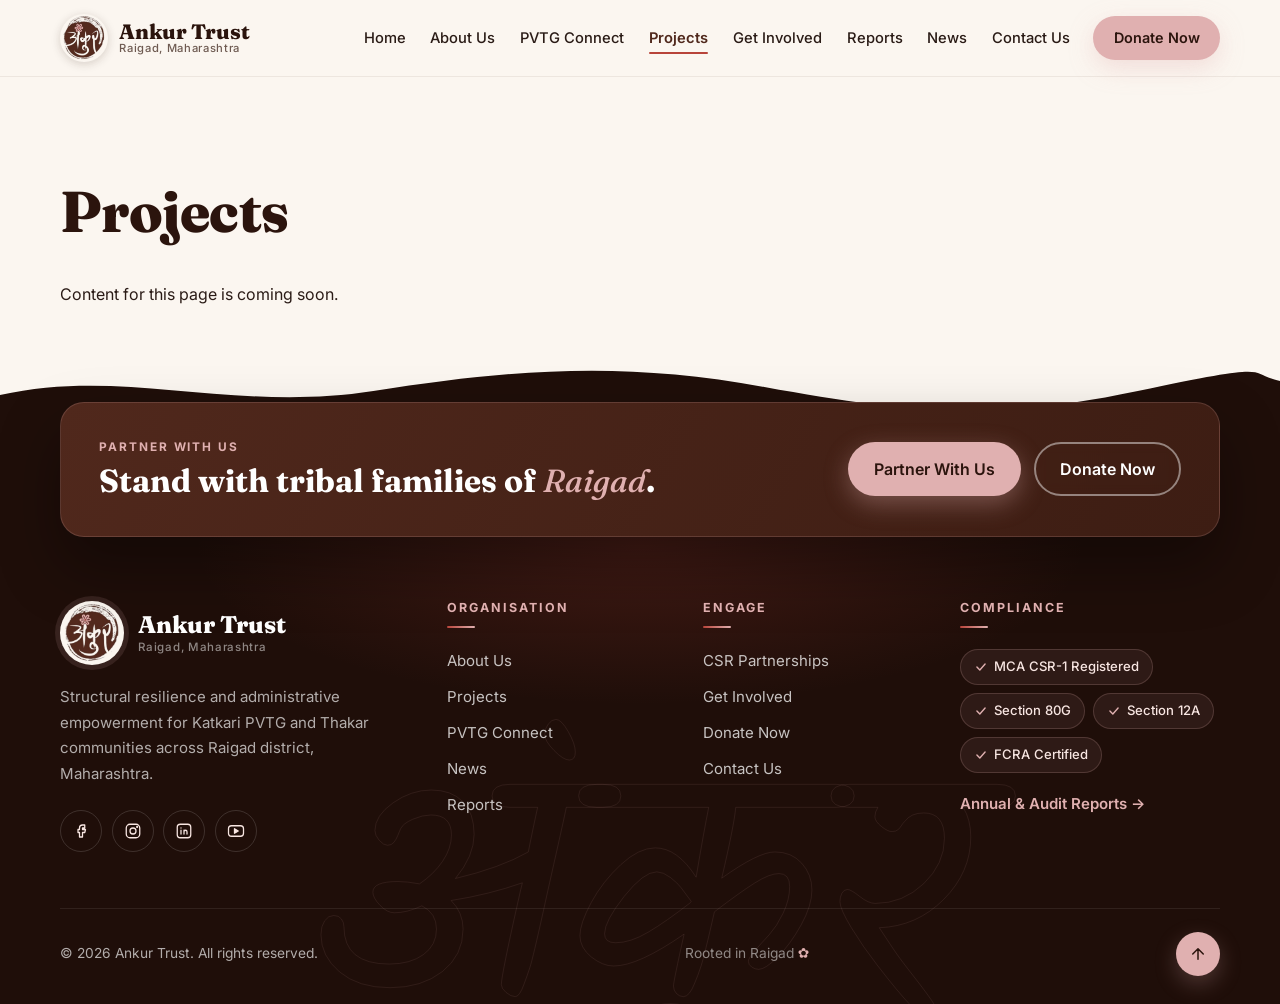
<file: static-html/projects.html>
<!DOCTYPE html>
<html lang="en">
<head>
    <meta charset="UTF-8">
    <meta name="viewport" content="width=device-width, initial-scale=1.0">
    <title>Projects | Ankur Trust</title>
    <meta name="description" content="Ankur Trust partners with Katkari PVTG and Thakar tribal families in Raigad district, Maharashtra, for land rights, women-led livelihoods, education and primary care.">
    <meta name="theme-color" content="#2b140d">
    <link rel="icon" type="image/png" href="img/logo.png">
    <link rel="preconnect" href="https://fonts.googleapis.com">
    <link rel="preconnect" href="https://fonts.gstatic.com" crossorigin>
    <link href="https://fonts.googleapis.com/css2?family=Fraunces:opsz,wght@9..144,500;9..144,700;9..144,800&family=Inter:wght@400;500;600;700&family=Kalam:wght@700&display=swap" rel="stylesheet">
    <link href="https://cdn.jsdelivr.net/npm/bootstrap@5.3.3/dist/css/bootstrap.min.css" rel="stylesheet">
<link rel="stylesheet" href="css/style.css">
    <script>document.documentElement.classList.add('js');</script>
</head>
<body class="page-projects">
<a class="skip-link" href="#main">Skip to content</a>
<div class="scroll-progress" aria-hidden="true"></div>

<header class="site-header">
    <div class="container header-inner">
        <a class="logo" href="./">
            <img src="img/logo.png" alt="" width="48" height="48">
            <span class="logo-text">Ankur Trust<small>Raigad, Maharashtra</small></span>
        </a>

        <button class="nav-toggle" aria-expanded="false" aria-controls="site-nav" aria-label="Open menu">
            <span></span><span></span><span></span>
        </button>

        <nav id="site-nav" class="site-nav" aria-label="Main">
                            <a href="./">Home</a>
                            <a href="about.html">About Us</a>
                            <a href="pvtg-connect.html">PVTG Connect</a>
                            <a href="projects.html" aria-current="page">Projects</a>
                            <a href="get-involved.html">Get Involved</a>
                            <a href="reports.html">Reports</a>
                            <a href="news.html">News</a>
                            <a href="contact.html">Contact Us</a>
                        <a class="btn btn-blush btn-sm" href="donate.html">Donate Now</a>
        </nav>
    </div>
</header>

<main id="main">
<section class="container section">
    <h1>Projects</h1>
    <p>Content for this page is coming soon.</p>
</section>

</main>

<footer class="site-footer">
    <svg class="footer-edge" viewBox="0 0 1440 70" preserveAspectRatio="none" aria-hidden="true">
        <path d="M0 70 V38 C140 10 260 56 420 34 S700 4 860 30 1120 64 1280 34 1400 16 1440 24 V70Z"/>
    </svg>
    <div class="footer-bg" aria-hidden="true"><span class="footer-watermark" lang="mr">अंकुर</span></div>

    <div class="container">
        <!-- CTA band -->
        <div class="footer-cta">
            <div>
                <p class="footer-kicker">Partner with us</p>
                <p class="footer-cta-title">Stand with tribal families of <em>Raigad</em>.</p>
            </div>
            <div class="footer-cta-actions">
                <a class="btn btn-blush" href="contact.html?type=csr">Partner With Us</a>
                <a class="btn btn-ghost" href="donate.html">Donate Now</a>
            </div>
        </div>

        <div class="footer-grid">
            <div class="footer-about">
                <a class="footer-brand" href="./">
                    <img src="img/logo.png" alt="" width="64" height="64">
                    <span>Ankur Trust<small>Raigad, Maharashtra</small></span>
                </a>
                <p>Structural resilience and administrative empowerment for Katkari PVTG and Thakar communities across Raigad district, Maharashtra.</p>
                <ul class="footer-social" aria-label="Social media">
                                            <li>
                            <a href="#" aria-label="Facebook" target="_blank" rel="noopener">
                                <svg viewBox="0 0 24 24" width="18" height="18" fill="none" stroke="currentColor" stroke-width="1.7" stroke-linecap="round" stroke-linejoin="round"><path d="M14 8h3V4h-3a4 4 0 0 0-4 4v2H8v4h2v6h4v-6h3l1-4h-4V8Z"/></svg>
                            </a>
                        </li>
                                            <li>
                            <a href="#" aria-label="Instagram" target="_blank" rel="noopener">
                                <svg viewBox="0 0 24 24" width="18" height="18" fill="none" stroke="currentColor" stroke-width="1.7" stroke-linecap="round" stroke-linejoin="round"><rect x="3" y="3" width="18" height="18" rx="5"/><circle cx="12" cy="12" r="4"/><circle cx="17.5" cy="6.5" r=".6" fill="currentColor"/></svg>
                            </a>
                        </li>
                                            <li>
                            <a href="#" aria-label="LinkedIn" target="_blank" rel="noopener">
                                <svg viewBox="0 0 24 24" width="18" height="18" fill="none" stroke="currentColor" stroke-width="1.7" stroke-linecap="round" stroke-linejoin="round"><rect x="3" y="3" width="18" height="18" rx="4"/><path d="M8 11v5M8 8v.01M12 16v-5M16 16v-3a2 2 0 0 0-4 0"/></svg>
                            </a>
                        </li>
                                            <li>
                            <a href="#" aria-label="YouTube" target="_blank" rel="noopener">
                                <svg viewBox="0 0 24 24" width="18" height="18" fill="none" stroke="currentColor" stroke-width="1.7" stroke-linecap="round" stroke-linejoin="round"><rect x="2" y="5" width="20" height="14" rx="4"/><path d="m10 9 5 3-5 3V9Z" fill="currentColor"/></svg>
                            </a>
                        </li>
                                    </ul>
            </div>

                            <nav class="footer-col" aria-label="Organisation">
                    <h3>Organisation</h3>
                    <ul class="footer-links">
                                                    <li><a href="about.html">About Us</a></li>
                                                    <li><a href="projects.html">Projects</a></li>
                                                    <li><a href="pvtg-connect.html">PVTG Connect</a></li>
                                                    <li><a href="news.html">News</a></li>
                                                    <li><a href="reports.html">Reports</a></li>
                                            </ul>
                </nav>
                            <nav class="footer-col" aria-label="Engage">
                    <h3>Engage</h3>
                    <ul class="footer-links">
                                                    <li><a href="contact.html?type=csr">CSR Partnerships</a></li>
                                                    <li><a href="get-involved.html">Get Involved</a></li>
                                                    <li><a href="donate.html">Donate Now</a></li>
                                                    <li><a href="contact.html">Contact Us</a></li>
                                            </ul>
                </nav>
            
            <div class="footer-col">
                <h3>Compliance</h3>
                <ul class="footer-chips">
                                            <li>
                            <svg viewBox="0 0 24 24" width="14" height="14" fill="none" stroke="currentColor" stroke-width="2.4" stroke-linecap="round" stroke-linejoin="round" aria-hidden="true"><path d="m5 12 5 5 9-10"/></svg>
                            MCA CSR-1 Registered                        </li>
                                            <li>
                            <svg viewBox="0 0 24 24" width="14" height="14" fill="none" stroke="currentColor" stroke-width="2.4" stroke-linecap="round" stroke-linejoin="round" aria-hidden="true"><path d="m5 12 5 5 9-10"/></svg>
                            Section 80G                        </li>
                                            <li>
                            <svg viewBox="0 0 24 24" width="14" height="14" fill="none" stroke="currentColor" stroke-width="2.4" stroke-linecap="round" stroke-linejoin="round" aria-hidden="true"><path d="m5 12 5 5 9-10"/></svg>
                            Section 12A                        </li>
                                            <li>
                            <svg viewBox="0 0 24 24" width="14" height="14" fill="none" stroke="currentColor" stroke-width="2.4" stroke-linecap="round" stroke-linejoin="round" aria-hidden="true"><path d="m5 12 5 5 9-10"/></svg>
                            FCRA Certified                        </li>
                                    </ul>
                <a class="footer-report-link" href="reports.html">Annual &amp; Audit Reports <span aria-hidden="true">→</span></a>
            </div>
        </div>

        <div class="footer-bottom">
            <p>&copy; 2026 Ankur Trust. All rights reserved.</p>
            <p class="footer-made">Rooted in Raigad <span aria-hidden="true">✿</span></p>
            <a class="back-to-top" href="#" aria-label="Back to top">
                <svg viewBox="0 0 24 24" width="18" height="18" fill="none" stroke="currentColor" stroke-width="2" stroke-linecap="round" stroke-linejoin="round"><path d="M12 19V5M5 12l7-7 7 7"/></svg>
            </a>
        </div>
    </div>
</footer>

<script src="https://cdn.jsdelivr.net/npm/bootstrap@5.3.3/dist/js/bootstrap.bundle.min.js"></script>
<script src="js/main.js"></script>
</body>
</html>
</file>
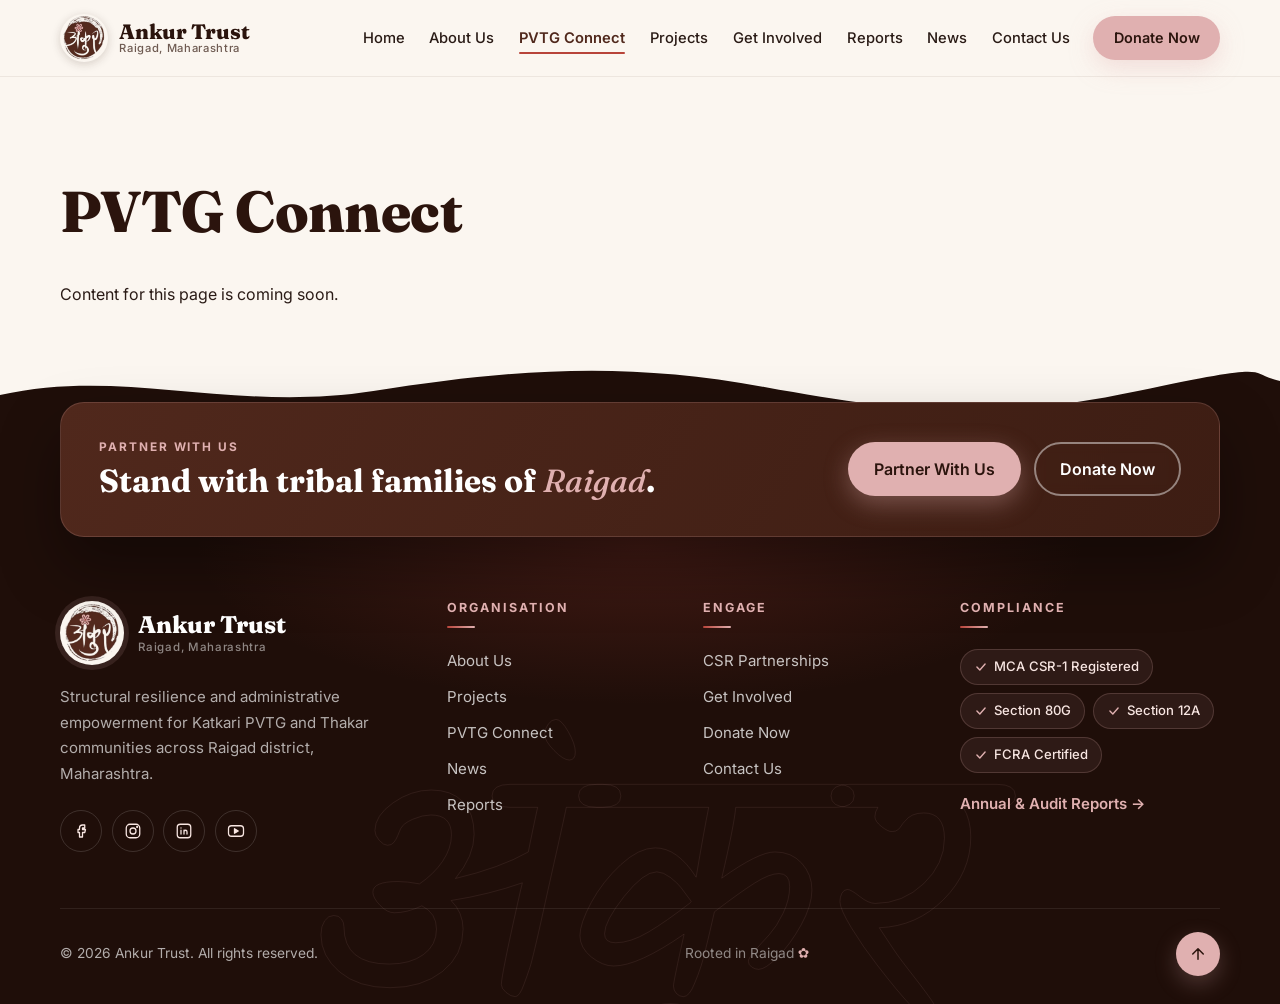
<file: static-html/pvtg-connect.html>
<!DOCTYPE html>
<html lang="en">
<head>
    <meta charset="UTF-8">
    <meta name="viewport" content="width=device-width, initial-scale=1.0">
    <title>PVTG Connect | Ankur Trust</title>
    <meta name="description" content="Ankur Trust partners with Katkari PVTG and Thakar tribal families in Raigad district, Maharashtra, for land rights, women-led livelihoods, education and primary care.">
    <meta name="theme-color" content="#2b140d">
    <link rel="icon" type="image/png" href="img/logo.png">
    <link rel="preconnect" href="https://fonts.googleapis.com">
    <link rel="preconnect" href="https://fonts.gstatic.com" crossorigin>
    <link href="https://fonts.googleapis.com/css2?family=Fraunces:opsz,wght@9..144,500;9..144,700;9..144,800&family=Inter:wght@400;500;600;700&family=Kalam:wght@700&display=swap" rel="stylesheet">
    <link href="https://cdn.jsdelivr.net/npm/bootstrap@5.3.3/dist/css/bootstrap.min.css" rel="stylesheet">
<link rel="stylesheet" href="css/style.css">
    <script>document.documentElement.classList.add('js');</script>
</head>
<body class="page-pvtg-connect">
<a class="skip-link" href="#main">Skip to content</a>
<div class="scroll-progress" aria-hidden="true"></div>

<header class="site-header">
    <div class="container header-inner">
        <a class="logo" href="./">
            <img src="img/logo.png" alt="" width="48" height="48">
            <span class="logo-text">Ankur Trust<small>Raigad, Maharashtra</small></span>
        </a>

        <button class="nav-toggle" aria-expanded="false" aria-controls="site-nav" aria-label="Open menu">
            <span></span><span></span><span></span>
        </button>

        <nav id="site-nav" class="site-nav" aria-label="Main">
                            <a href="./">Home</a>
                            <a href="about.html">About Us</a>
                            <a href="pvtg-connect.html" aria-current="page">PVTG Connect</a>
                            <a href="projects.html">Projects</a>
                            <a href="get-involved.html">Get Involved</a>
                            <a href="reports.html">Reports</a>
                            <a href="news.html">News</a>
                            <a href="contact.html">Contact Us</a>
                        <a class="btn btn-blush btn-sm" href="donate.html">Donate Now</a>
        </nav>
    </div>
</header>

<main id="main">
<section class="container section">
    <h1>PVTG Connect</h1>
    <p>Content for this page is coming soon.</p>
</section>

</main>

<footer class="site-footer">
    <svg class="footer-edge" viewBox="0 0 1440 70" preserveAspectRatio="none" aria-hidden="true">
        <path d="M0 70 V38 C140 10 260 56 420 34 S700 4 860 30 1120 64 1280 34 1400 16 1440 24 V70Z"/>
    </svg>
    <div class="footer-bg" aria-hidden="true"><span class="footer-watermark" lang="mr">अंकुर</span></div>

    <div class="container">
        <!-- CTA band -->
        <div class="footer-cta">
            <div>
                <p class="footer-kicker">Partner with us</p>
                <p class="footer-cta-title">Stand with tribal families of <em>Raigad</em>.</p>
            </div>
            <div class="footer-cta-actions">
                <a class="btn btn-blush" href="contact.html?type=csr">Partner With Us</a>
                <a class="btn btn-ghost" href="donate.html">Donate Now</a>
            </div>
        </div>

        <div class="footer-grid">
            <div class="footer-about">
                <a class="footer-brand" href="./">
                    <img src="img/logo.png" alt="" width="64" height="64">
                    <span>Ankur Trust<small>Raigad, Maharashtra</small></span>
                </a>
                <p>Structural resilience and administrative empowerment for Katkari PVTG and Thakar communities across Raigad district, Maharashtra.</p>
                <ul class="footer-social" aria-label="Social media">
                                            <li>
                            <a href="#" aria-label="Facebook" target="_blank" rel="noopener">
                                <svg viewBox="0 0 24 24" width="18" height="18" fill="none" stroke="currentColor" stroke-width="1.7" stroke-linecap="round" stroke-linejoin="round"><path d="M14 8h3V4h-3a4 4 0 0 0-4 4v2H8v4h2v6h4v-6h3l1-4h-4V8Z"/></svg>
                            </a>
                        </li>
                                            <li>
                            <a href="#" aria-label="Instagram" target="_blank" rel="noopener">
                                <svg viewBox="0 0 24 24" width="18" height="18" fill="none" stroke="currentColor" stroke-width="1.7" stroke-linecap="round" stroke-linejoin="round"><rect x="3" y="3" width="18" height="18" rx="5"/><circle cx="12" cy="12" r="4"/><circle cx="17.5" cy="6.5" r=".6" fill="currentColor"/></svg>
                            </a>
                        </li>
                                            <li>
                            <a href="#" aria-label="LinkedIn" target="_blank" rel="noopener">
                                <svg viewBox="0 0 24 24" width="18" height="18" fill="none" stroke="currentColor" stroke-width="1.7" stroke-linecap="round" stroke-linejoin="round"><rect x="3" y="3" width="18" height="18" rx="4"/><path d="M8 11v5M8 8v.01M12 16v-5M16 16v-3a2 2 0 0 0-4 0"/></svg>
                            </a>
                        </li>
                                            <li>
                            <a href="#" aria-label="YouTube" target="_blank" rel="noopener">
                                <svg viewBox="0 0 24 24" width="18" height="18" fill="none" stroke="currentColor" stroke-width="1.7" stroke-linecap="round" stroke-linejoin="round"><rect x="2" y="5" width="20" height="14" rx="4"/><path d="m10 9 5 3-5 3V9Z" fill="currentColor"/></svg>
                            </a>
                        </li>
                                    </ul>
            </div>

                            <nav class="footer-col" aria-label="Organisation">
                    <h3>Organisation</h3>
                    <ul class="footer-links">
                                                    <li><a href="about.html">About Us</a></li>
                                                    <li><a href="projects.html">Projects</a></li>
                                                    <li><a href="pvtg-connect.html">PVTG Connect</a></li>
                                                    <li><a href="news.html">News</a></li>
                                                    <li><a href="reports.html">Reports</a></li>
                                            </ul>
                </nav>
                            <nav class="footer-col" aria-label="Engage">
                    <h3>Engage</h3>
                    <ul class="footer-links">
                                                    <li><a href="contact.html?type=csr">CSR Partnerships</a></li>
                                                    <li><a href="get-involved.html">Get Involved</a></li>
                                                    <li><a href="donate.html">Donate Now</a></li>
                                                    <li><a href="contact.html">Contact Us</a></li>
                                            </ul>
                </nav>
            
            <div class="footer-col">
                <h3>Compliance</h3>
                <ul class="footer-chips">
                                            <li>
                            <svg viewBox="0 0 24 24" width="14" height="14" fill="none" stroke="currentColor" stroke-width="2.4" stroke-linecap="round" stroke-linejoin="round" aria-hidden="true"><path d="m5 12 5 5 9-10"/></svg>
                            MCA CSR-1 Registered                        </li>
                                            <li>
                            <svg viewBox="0 0 24 24" width="14" height="14" fill="none" stroke="currentColor" stroke-width="2.4" stroke-linecap="round" stroke-linejoin="round" aria-hidden="true"><path d="m5 12 5 5 9-10"/></svg>
                            Section 80G                        </li>
                                            <li>
                            <svg viewBox="0 0 24 24" width="14" height="14" fill="none" stroke="currentColor" stroke-width="2.4" stroke-linecap="round" stroke-linejoin="round" aria-hidden="true"><path d="m5 12 5 5 9-10"/></svg>
                            Section 12A                        </li>
                                            <li>
                            <svg viewBox="0 0 24 24" width="14" height="14" fill="none" stroke="currentColor" stroke-width="2.4" stroke-linecap="round" stroke-linejoin="round" aria-hidden="true"><path d="m5 12 5 5 9-10"/></svg>
                            FCRA Certified                        </li>
                                    </ul>
                <a class="footer-report-link" href="reports.html">Annual &amp; Audit Reports <span aria-hidden="true">→</span></a>
            </div>
        </div>

        <div class="footer-bottom">
            <p>&copy; 2026 Ankur Trust. All rights reserved.</p>
            <p class="footer-made">Rooted in Raigad <span aria-hidden="true">✿</span></p>
            <a class="back-to-top" href="#" aria-label="Back to top">
                <svg viewBox="0 0 24 24" width="18" height="18" fill="none" stroke="currentColor" stroke-width="2" stroke-linecap="round" stroke-linejoin="round"><path d="M12 19V5M5 12l7-7 7 7"/></svg>
            </a>
        </div>
    </div>
</footer>

<script src="https://cdn.jsdelivr.net/npm/bootstrap@5.3.3/dist/js/bootstrap.bundle.min.js"></script>
<script src="js/main.js"></script>
</body>
</html>
</file>
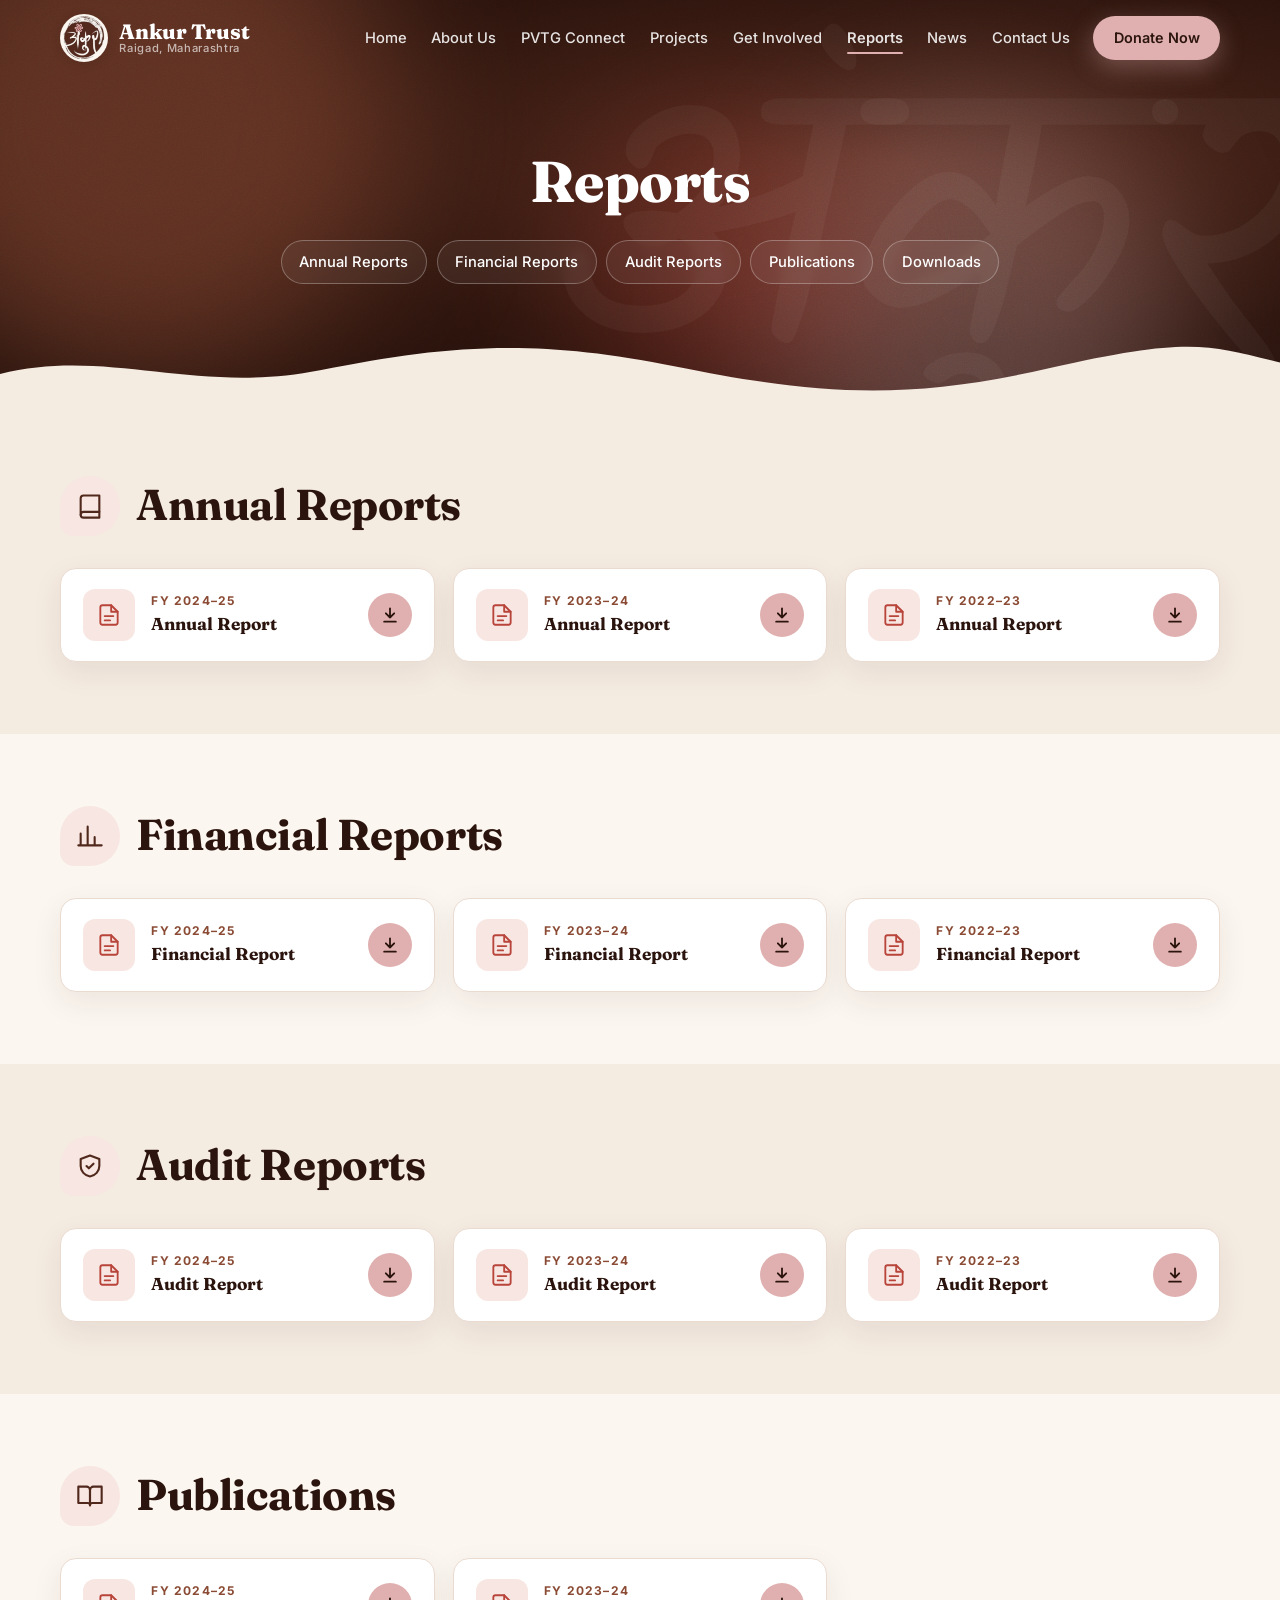
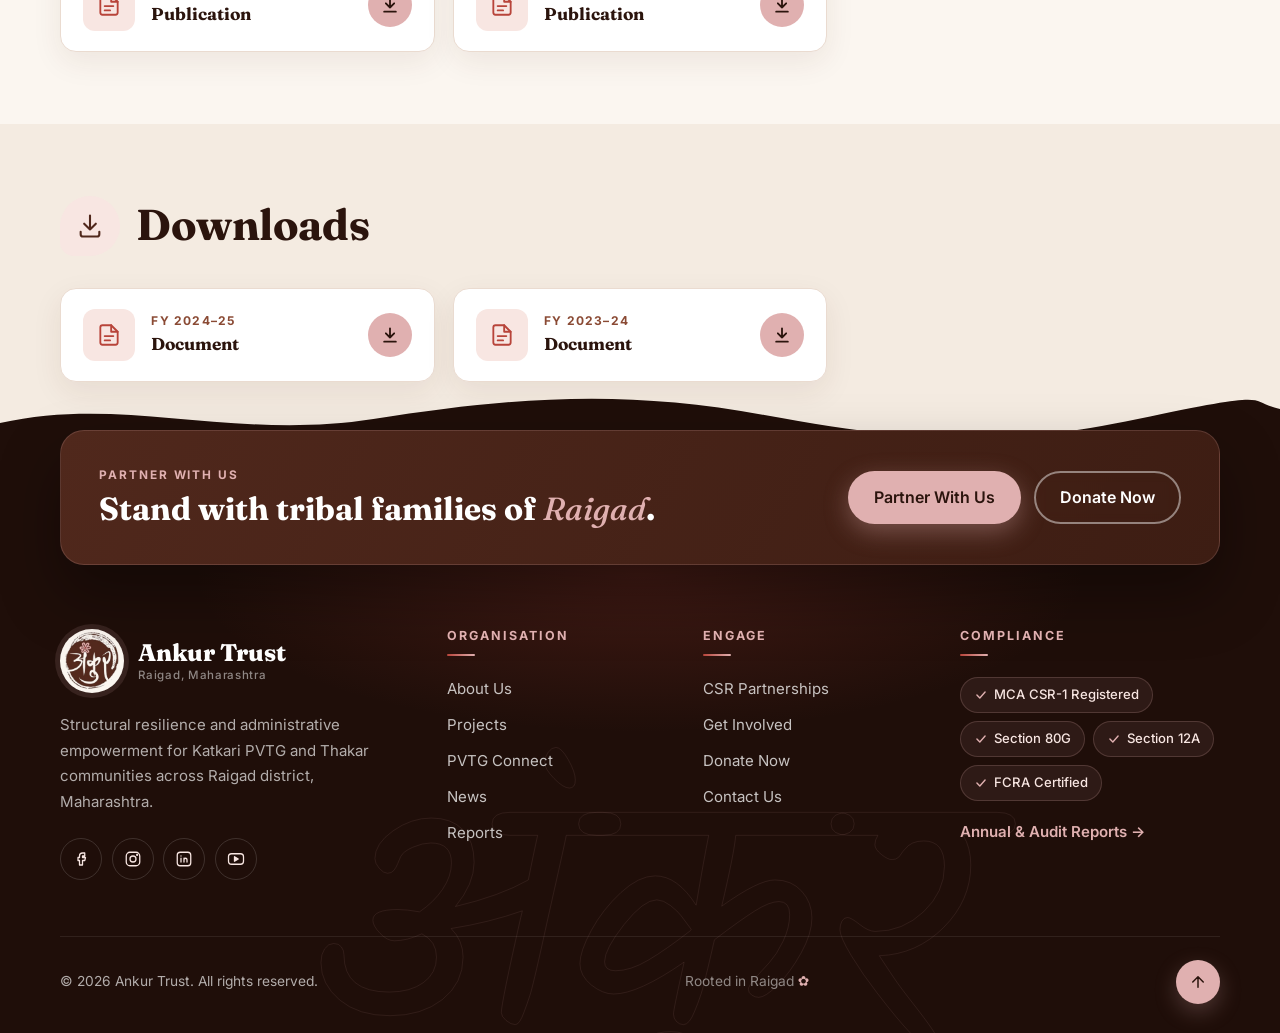
<file: static-html/reports.html>
<!DOCTYPE html>
<html lang="en">
<head>
    <meta charset="UTF-8">
    <meta name="viewport" content="width=device-width, initial-scale=1.0">
    <title>Reports | Ankur Trust</title>
    <meta name="description" content="Ankur Trust partners with Katkari PVTG and Thakar tribal families in Raigad district, Maharashtra, for land rights, women-led livelihoods, education and primary care.">
    <meta name="theme-color" content="#2b140d">
    <link rel="icon" type="image/png" href="img/logo.png">
    <link rel="preconnect" href="https://fonts.googleapis.com">
    <link rel="preconnect" href="https://fonts.gstatic.com" crossorigin>
    <link href="https://fonts.googleapis.com/css2?family=Fraunces:opsz,wght@9..144,500;9..144,700;9..144,800&family=Inter:wght@400;500;600;700&family=Kalam:wght@700&display=swap" rel="stylesheet">
    <link href="https://cdn.jsdelivr.net/npm/bootstrap@5.3.3/dist/css/bootstrap.min.css" rel="stylesheet">
<link rel="stylesheet" href="css/style.css">
    <script>document.documentElement.classList.add('js');</script>
</head>
<body class="page-reports has-dark-hero">
<a class="skip-link" href="#main">Skip to content</a>
<div class="scroll-progress" aria-hidden="true"></div>

<header class="site-header">
    <div class="container header-inner">
        <a class="logo" href="./">
            <img src="img/logo.png" alt="" width="48" height="48">
            <span class="logo-text">Ankur Trust<small>Raigad, Maharashtra</small></span>
        </a>

        <button class="nav-toggle" aria-expanded="false" aria-controls="site-nav" aria-label="Open menu">
            <span></span><span></span><span></span>
        </button>

        <nav id="site-nav" class="site-nav" aria-label="Main">
                            <a href="./">Home</a>
                            <a href="about.html">About Us</a>
                            <a href="pvtg-connect.html">PVTG Connect</a>
                            <a href="projects.html">Projects</a>
                            <a href="get-involved.html">Get Involved</a>
                            <a href="reports.html" aria-current="page">Reports</a>
                            <a href="news.html">News</a>
                            <a href="contact.html">Contact Us</a>
                        <a class="btn btn-blush btn-sm" href="donate.html">Donate Now</a>
        </nav>
    </div>
</header>

<main id="main">

<!-- Hero -->
<section class="hero page-hero">
    <div class="hero-bg" aria-hidden="true">
        <span class="blob blob-1"></span>
        <span class="blob blob-2"></span>
        <span class="blob blob-3"></span>
        <span class="hero-watermark" lang="mr">अंकुर</span>
    </div>
    <div class="petals" aria-hidden="true"></div>

    <div class="container page-hero-inner">
        <h1 data-split>Reports</h1>
        <nav class="report-jump" aria-label="Report sections" data-reveal style="--d: .4s">
                            <a href="#annual-reports">Annual Reports</a>
                            <a href="#financial-reports">Financial Reports</a>
                            <a href="#audit-reports">Audit Reports</a>
                            <a href="#publications">Publications</a>
                            <a href="#downloads">Downloads</a>
                    </nav>
    </div>

    <svg class="brush-edge" viewBox="0 0 1440 80" preserveAspectRatio="none" aria-hidden="true">
        <path d="M0 48 C120 20 220 70 360 44 S600 10 760 40 1020 76 1180 42 1360 18 1440 36 V80 H0Z"/>
    </svg>
</section>

<!-- Report sections -->
    <section id="annual-reports" class="section report-section">
        <div class="container">
            <div class="report-head" data-reveal>
                <span class="program-icon" aria-hidden="true">
                    <svg viewBox="0 0 24 24" width="28" height="28" fill="none" stroke="currentColor" stroke-width="1.8" stroke-linecap="round" stroke-linejoin="round"><path d="M4 19.5A2.5 2.5 0 0 1 6.5 17H20V3H6.5A2.5 2.5 0 0 0 4 5.5v14Z"/><path d="M4 19.5A2.5 2.5 0 0 0 6.5 22H20v-5"/></svg>
                </span>
                <h2>Annual Reports</h2>
            </div>

            <div class="doc-grid">
                                    <a class="doc-card" href="https://drive.google.com/uc?export=download&amp;id=1Zq3xnJgUP3OXFX0d6WSfdEIOnvd_VwLT" download title="Download" aria-label="Download Annual Report, FY 2024–25" data-year="2024–25" data-reveal style="--d: 0s">
                        <span class="doc-icon" aria-hidden="true">
                            <svg viewBox="0 0 24 24" width="26" height="26" fill="none" stroke="currentColor" stroke-width="1.7" stroke-linecap="round" stroke-linejoin="round"><path d="M14 3H6a2 2 0 0 0-2 2v14a2 2 0 0 0 2 2h12a2 2 0 0 0 2-2V9Z"/><path d="M14 3v6h6"/><path d="M8 13h8M8 17h5"/></svg>
                        </span>
                        <span class="doc-body">
                            <span class="doc-year">FY 2024–25</span>
                            <span class="doc-title">Annual Report</span>
                        </span>
                        <span class="doc-action" aria-hidden="true">
                            <svg viewBox="0 0 24 24" width="20" height="20" fill="none" stroke="currentColor" stroke-width="2.2" stroke-linecap="round" stroke-linejoin="round"><path d="M12 4v11M7 10l5 5 5-5M5 20h14"/></svg>
                        </span>
                    </a>
                                    <a class="doc-card" href="https://drive.google.com/uc?export=download&amp;id=1Zq3xnJgUP3OXFX0d6WSfdEIOnvd_VwLT" download title="Download" aria-label="Download Annual Report, FY 2023–24" data-year="2023–24" data-reveal style="--d: 0.08s">
                        <span class="doc-icon" aria-hidden="true">
                            <svg viewBox="0 0 24 24" width="26" height="26" fill="none" stroke="currentColor" stroke-width="1.7" stroke-linecap="round" stroke-linejoin="round"><path d="M14 3H6a2 2 0 0 0-2 2v14a2 2 0 0 0 2 2h12a2 2 0 0 0 2-2V9Z"/><path d="M14 3v6h6"/><path d="M8 13h8M8 17h5"/></svg>
                        </span>
                        <span class="doc-body">
                            <span class="doc-year">FY 2023–24</span>
                            <span class="doc-title">Annual Report</span>
                        </span>
                        <span class="doc-action" aria-hidden="true">
                            <svg viewBox="0 0 24 24" width="20" height="20" fill="none" stroke="currentColor" stroke-width="2.2" stroke-linecap="round" stroke-linejoin="round"><path d="M12 4v11M7 10l5 5 5-5M5 20h14"/></svg>
                        </span>
                    </a>
                                    <a class="doc-card" href="https://drive.google.com/uc?export=download&amp;id=1Zq3xnJgUP3OXFX0d6WSfdEIOnvd_VwLT" download title="Download" aria-label="Download Annual Report, FY 2022–23" data-year="2022–23" data-reveal style="--d: 0.16s">
                        <span class="doc-icon" aria-hidden="true">
                            <svg viewBox="0 0 24 24" width="26" height="26" fill="none" stroke="currentColor" stroke-width="1.7" stroke-linecap="round" stroke-linejoin="round"><path d="M14 3H6a2 2 0 0 0-2 2v14a2 2 0 0 0 2 2h12a2 2 0 0 0 2-2V9Z"/><path d="M14 3v6h6"/><path d="M8 13h8M8 17h5"/></svg>
                        </span>
                        <span class="doc-body">
                            <span class="doc-year">FY 2022–23</span>
                            <span class="doc-title">Annual Report</span>
                        </span>
                        <span class="doc-action" aria-hidden="true">
                            <svg viewBox="0 0 24 24" width="20" height="20" fill="none" stroke="currentColor" stroke-width="2.2" stroke-linecap="round" stroke-linejoin="round"><path d="M12 4v11M7 10l5 5 5-5M5 20h14"/></svg>
                        </span>
                    </a>
                            </div>
        </div>
    </section>
    <section id="financial-reports" class="section report-section">
        <div class="container">
            <div class="report-head" data-reveal>
                <span class="program-icon" aria-hidden="true">
                    <svg viewBox="0 0 24 24" width="28" height="28" fill="none" stroke="currentColor" stroke-width="1.8" stroke-linecap="round" stroke-linejoin="round"><path d="M4 20V10M10 20V4M16 20v-7M22 20H2"/></svg>
                </span>
                <h2>Financial Reports</h2>
            </div>

            <div class="doc-grid">
                                    <a class="doc-card" href="https://drive.google.com/uc?export=download&amp;id=1Zq3xnJgUP3OXFX0d6WSfdEIOnvd_VwLT" download title="Download" aria-label="Download Financial Report, FY 2024–25" data-year="2024–25" data-reveal style="--d: 0s">
                        <span class="doc-icon" aria-hidden="true">
                            <svg viewBox="0 0 24 24" width="26" height="26" fill="none" stroke="currentColor" stroke-width="1.7" stroke-linecap="round" stroke-linejoin="round"><path d="M14 3H6a2 2 0 0 0-2 2v14a2 2 0 0 0 2 2h12a2 2 0 0 0 2-2V9Z"/><path d="M14 3v6h6"/><path d="M8 13h8M8 17h5"/></svg>
                        </span>
                        <span class="doc-body">
                            <span class="doc-year">FY 2024–25</span>
                            <span class="doc-title">Financial Report</span>
                        </span>
                        <span class="doc-action" aria-hidden="true">
                            <svg viewBox="0 0 24 24" width="20" height="20" fill="none" stroke="currentColor" stroke-width="2.2" stroke-linecap="round" stroke-linejoin="round"><path d="M12 4v11M7 10l5 5 5-5M5 20h14"/></svg>
                        </span>
                    </a>
                                    <a class="doc-card" href="https://drive.google.com/uc?export=download&amp;id=1Zq3xnJgUP3OXFX0d6WSfdEIOnvd_VwLT" download title="Download" aria-label="Download Financial Report, FY 2023–24" data-year="2023–24" data-reveal style="--d: 0.08s">
                        <span class="doc-icon" aria-hidden="true">
                            <svg viewBox="0 0 24 24" width="26" height="26" fill="none" stroke="currentColor" stroke-width="1.7" stroke-linecap="round" stroke-linejoin="round"><path d="M14 3H6a2 2 0 0 0-2 2v14a2 2 0 0 0 2 2h12a2 2 0 0 0 2-2V9Z"/><path d="M14 3v6h6"/><path d="M8 13h8M8 17h5"/></svg>
                        </span>
                        <span class="doc-body">
                            <span class="doc-year">FY 2023–24</span>
                            <span class="doc-title">Financial Report</span>
                        </span>
                        <span class="doc-action" aria-hidden="true">
                            <svg viewBox="0 0 24 24" width="20" height="20" fill="none" stroke="currentColor" stroke-width="2.2" stroke-linecap="round" stroke-linejoin="round"><path d="M12 4v11M7 10l5 5 5-5M5 20h14"/></svg>
                        </span>
                    </a>
                                    <a class="doc-card" href="https://drive.google.com/uc?export=download&amp;id=1Zq3xnJgUP3OXFX0d6WSfdEIOnvd_VwLT" download title="Download" aria-label="Download Financial Report, FY 2022–23" data-year="2022–23" data-reveal style="--d: 0.16s">
                        <span class="doc-icon" aria-hidden="true">
                            <svg viewBox="0 0 24 24" width="26" height="26" fill="none" stroke="currentColor" stroke-width="1.7" stroke-linecap="round" stroke-linejoin="round"><path d="M14 3H6a2 2 0 0 0-2 2v14a2 2 0 0 0 2 2h12a2 2 0 0 0 2-2V9Z"/><path d="M14 3v6h6"/><path d="M8 13h8M8 17h5"/></svg>
                        </span>
                        <span class="doc-body">
                            <span class="doc-year">FY 2022–23</span>
                            <span class="doc-title">Financial Report</span>
                        </span>
                        <span class="doc-action" aria-hidden="true">
                            <svg viewBox="0 0 24 24" width="20" height="20" fill="none" stroke="currentColor" stroke-width="2.2" stroke-linecap="round" stroke-linejoin="round"><path d="M12 4v11M7 10l5 5 5-5M5 20h14"/></svg>
                        </span>
                    </a>
                            </div>
        </div>
    </section>
    <section id="audit-reports" class="section report-section">
        <div class="container">
            <div class="report-head" data-reveal>
                <span class="program-icon" aria-hidden="true">
                    <svg viewBox="0 0 24 24" width="28" height="28" fill="none" stroke="currentColor" stroke-width="1.8" stroke-linecap="round" stroke-linejoin="round"><path d="M12 3 4 6v6c0 4.5 3.4 8.3 8 9 4.6-.7 8-4.5 8-9V6l-8-3Z"/><path d="m9 12 2 2 4-4"/></svg>
                </span>
                <h2>Audit Reports</h2>
            </div>

            <div class="doc-grid">
                                    <a class="doc-card" href="https://drive.google.com/uc?export=download&amp;id=1Zq3xnJgUP3OXFX0d6WSfdEIOnvd_VwLT" download title="Download" aria-label="Download Audit Report, FY 2024–25" data-year="2024–25" data-reveal style="--d: 0s">
                        <span class="doc-icon" aria-hidden="true">
                            <svg viewBox="0 0 24 24" width="26" height="26" fill="none" stroke="currentColor" stroke-width="1.7" stroke-linecap="round" stroke-linejoin="round"><path d="M14 3H6a2 2 0 0 0-2 2v14a2 2 0 0 0 2 2h12a2 2 0 0 0 2-2V9Z"/><path d="M14 3v6h6"/><path d="M8 13h8M8 17h5"/></svg>
                        </span>
                        <span class="doc-body">
                            <span class="doc-year">FY 2024–25</span>
                            <span class="doc-title">Audit Report</span>
                        </span>
                        <span class="doc-action" aria-hidden="true">
                            <svg viewBox="0 0 24 24" width="20" height="20" fill="none" stroke="currentColor" stroke-width="2.2" stroke-linecap="round" stroke-linejoin="round"><path d="M12 4v11M7 10l5 5 5-5M5 20h14"/></svg>
                        </span>
                    </a>
                                    <a class="doc-card" href="https://drive.google.com/uc?export=download&amp;id=1Zq3xnJgUP3OXFX0d6WSfdEIOnvd_VwLT" download title="Download" aria-label="Download Audit Report, FY 2023–24" data-year="2023–24" data-reveal style="--d: 0.08s">
                        <span class="doc-icon" aria-hidden="true">
                            <svg viewBox="0 0 24 24" width="26" height="26" fill="none" stroke="currentColor" stroke-width="1.7" stroke-linecap="round" stroke-linejoin="round"><path d="M14 3H6a2 2 0 0 0-2 2v14a2 2 0 0 0 2 2h12a2 2 0 0 0 2-2V9Z"/><path d="M14 3v6h6"/><path d="M8 13h8M8 17h5"/></svg>
                        </span>
                        <span class="doc-body">
                            <span class="doc-year">FY 2023–24</span>
                            <span class="doc-title">Audit Report</span>
                        </span>
                        <span class="doc-action" aria-hidden="true">
                            <svg viewBox="0 0 24 24" width="20" height="20" fill="none" stroke="currentColor" stroke-width="2.2" stroke-linecap="round" stroke-linejoin="round"><path d="M12 4v11M7 10l5 5 5-5M5 20h14"/></svg>
                        </span>
                    </a>
                                    <a class="doc-card" href="https://drive.google.com/uc?export=download&amp;id=1Zq3xnJgUP3OXFX0d6WSfdEIOnvd_VwLT" download title="Download" aria-label="Download Audit Report, FY 2022–23" data-year="2022–23" data-reveal style="--d: 0.16s">
                        <span class="doc-icon" aria-hidden="true">
                            <svg viewBox="0 0 24 24" width="26" height="26" fill="none" stroke="currentColor" stroke-width="1.7" stroke-linecap="round" stroke-linejoin="round"><path d="M14 3H6a2 2 0 0 0-2 2v14a2 2 0 0 0 2 2h12a2 2 0 0 0 2-2V9Z"/><path d="M14 3v6h6"/><path d="M8 13h8M8 17h5"/></svg>
                        </span>
                        <span class="doc-body">
                            <span class="doc-year">FY 2022–23</span>
                            <span class="doc-title">Audit Report</span>
                        </span>
                        <span class="doc-action" aria-hidden="true">
                            <svg viewBox="0 0 24 24" width="20" height="20" fill="none" stroke="currentColor" stroke-width="2.2" stroke-linecap="round" stroke-linejoin="round"><path d="M12 4v11M7 10l5 5 5-5M5 20h14"/></svg>
                        </span>
                    </a>
                            </div>
        </div>
    </section>
    <section id="publications" class="section report-section">
        <div class="container">
            <div class="report-head" data-reveal>
                <span class="program-icon" aria-hidden="true">
                    <svg viewBox="0 0 24 24" width="28" height="28" fill="none" stroke="currentColor" stroke-width="1.8" stroke-linecap="round" stroke-linejoin="round"><path d="M2 4h7a3 3 0 0 1 3 3v13a2 2 0 0 0-2-2H2Z"/><path d="M22 4h-7a3 3 0 0 0-3 3v13a2 2 0 0 1 2-2h8Z"/></svg>
                </span>
                <h2>Publications</h2>
            </div>

            <div class="doc-grid">
                                    <a class="doc-card" href="https://drive.google.com/uc?export=download&amp;id=1Zq3xnJgUP3OXFX0d6WSfdEIOnvd_VwLT" download title="Download" aria-label="Download Publication, FY 2024–25" data-year="2024–25" data-reveal style="--d: 0s">
                        <span class="doc-icon" aria-hidden="true">
                            <svg viewBox="0 0 24 24" width="26" height="26" fill="none" stroke="currentColor" stroke-width="1.7" stroke-linecap="round" stroke-linejoin="round"><path d="M14 3H6a2 2 0 0 0-2 2v14a2 2 0 0 0 2 2h12a2 2 0 0 0 2-2V9Z"/><path d="M14 3v6h6"/><path d="M8 13h8M8 17h5"/></svg>
                        </span>
                        <span class="doc-body">
                            <span class="doc-year">FY 2024–25</span>
                            <span class="doc-title">Publication</span>
                        </span>
                        <span class="doc-action" aria-hidden="true">
                            <svg viewBox="0 0 24 24" width="20" height="20" fill="none" stroke="currentColor" stroke-width="2.2" stroke-linecap="round" stroke-linejoin="round"><path d="M12 4v11M7 10l5 5 5-5M5 20h14"/></svg>
                        </span>
                    </a>
                                    <a class="doc-card" href="https://drive.google.com/uc?export=download&amp;id=1Zq3xnJgUP3OXFX0d6WSfdEIOnvd_VwLT" download title="Download" aria-label="Download Publication, FY 2023–24" data-year="2023–24" data-reveal style="--d: 0.08s">
                        <span class="doc-icon" aria-hidden="true">
                            <svg viewBox="0 0 24 24" width="26" height="26" fill="none" stroke="currentColor" stroke-width="1.7" stroke-linecap="round" stroke-linejoin="round"><path d="M14 3H6a2 2 0 0 0-2 2v14a2 2 0 0 0 2 2h12a2 2 0 0 0 2-2V9Z"/><path d="M14 3v6h6"/><path d="M8 13h8M8 17h5"/></svg>
                        </span>
                        <span class="doc-body">
                            <span class="doc-year">FY 2023–24</span>
                            <span class="doc-title">Publication</span>
                        </span>
                        <span class="doc-action" aria-hidden="true">
                            <svg viewBox="0 0 24 24" width="20" height="20" fill="none" stroke="currentColor" stroke-width="2.2" stroke-linecap="round" stroke-linejoin="round"><path d="M12 4v11M7 10l5 5 5-5M5 20h14"/></svg>
                        </span>
                    </a>
                            </div>
        </div>
    </section>
    <section id="downloads" class="section report-section">
        <div class="container">
            <div class="report-head" data-reveal>
                <span class="program-icon" aria-hidden="true">
                    <svg viewBox="0 0 24 24" width="28" height="28" fill="none" stroke="currentColor" stroke-width="1.8" stroke-linecap="round" stroke-linejoin="round"><path d="M12 3v12M7 10l5 5 5-5"/><path d="M4 17v2a2 2 0 0 0 2 2h12a2 2 0 0 0 2-2v-2"/></svg>
                </span>
                <h2>Downloads</h2>
            </div>

            <div class="doc-grid">
                                    <a class="doc-card" href="https://drive.google.com/uc?export=download&amp;id=1Zq3xnJgUP3OXFX0d6WSfdEIOnvd_VwLT" download title="Download" aria-label="Download Document, FY 2024–25" data-year="2024–25" data-reveal style="--d: 0s">
                        <span class="doc-icon" aria-hidden="true">
                            <svg viewBox="0 0 24 24" width="26" height="26" fill="none" stroke="currentColor" stroke-width="1.7" stroke-linecap="round" stroke-linejoin="round"><path d="M14 3H6a2 2 0 0 0-2 2v14a2 2 0 0 0 2 2h12a2 2 0 0 0 2-2V9Z"/><path d="M14 3v6h6"/><path d="M8 13h8M8 17h5"/></svg>
                        </span>
                        <span class="doc-body">
                            <span class="doc-year">FY 2024–25</span>
                            <span class="doc-title">Document</span>
                        </span>
                        <span class="doc-action" aria-hidden="true">
                            <svg viewBox="0 0 24 24" width="20" height="20" fill="none" stroke="currentColor" stroke-width="2.2" stroke-linecap="round" stroke-linejoin="round"><path d="M12 4v11M7 10l5 5 5-5M5 20h14"/></svg>
                        </span>
                    </a>
                                    <a class="doc-card" href="https://drive.google.com/uc?export=download&amp;id=1Zq3xnJgUP3OXFX0d6WSfdEIOnvd_VwLT" download title="Download" aria-label="Download Document, FY 2023–24" data-year="2023–24" data-reveal style="--d: 0.08s">
                        <span class="doc-icon" aria-hidden="true">
                            <svg viewBox="0 0 24 24" width="26" height="26" fill="none" stroke="currentColor" stroke-width="1.7" stroke-linecap="round" stroke-linejoin="round"><path d="M14 3H6a2 2 0 0 0-2 2v14a2 2 0 0 0 2 2h12a2 2 0 0 0 2-2V9Z"/><path d="M14 3v6h6"/><path d="M8 13h8M8 17h5"/></svg>
                        </span>
                        <span class="doc-body">
                            <span class="doc-year">FY 2023–24</span>
                            <span class="doc-title">Document</span>
                        </span>
                        <span class="doc-action" aria-hidden="true">
                            <svg viewBox="0 0 24 24" width="20" height="20" fill="none" stroke="currentColor" stroke-width="2.2" stroke-linecap="round" stroke-linejoin="round"><path d="M12 4v11M7 10l5 5 5-5M5 20h14"/></svg>
                        </span>
                    </a>
                            </div>
        </div>
    </section>

</main>

<footer class="site-footer">
    <svg class="footer-edge" viewBox="0 0 1440 70" preserveAspectRatio="none" aria-hidden="true">
        <path d="M0 70 V38 C140 10 260 56 420 34 S700 4 860 30 1120 64 1280 34 1400 16 1440 24 V70Z"/>
    </svg>
    <div class="footer-bg" aria-hidden="true"><span class="footer-watermark" lang="mr">अंकुर</span></div>

    <div class="container">
        <!-- CTA band -->
        <div class="footer-cta">
            <div>
                <p class="footer-kicker">Partner with us</p>
                <p class="footer-cta-title">Stand with tribal families of <em>Raigad</em>.</p>
            </div>
            <div class="footer-cta-actions">
                <a class="btn btn-blush" href="contact.html?type=csr">Partner With Us</a>
                <a class="btn btn-ghost" href="donate.html">Donate Now</a>
            </div>
        </div>

        <div class="footer-grid">
            <div class="footer-about">
                <a class="footer-brand" href="./">
                    <img src="img/logo.png" alt="" width="64" height="64">
                    <span>Ankur Trust<small>Raigad, Maharashtra</small></span>
                </a>
                <p>Structural resilience and administrative empowerment for Katkari PVTG and Thakar communities across Raigad district, Maharashtra.</p>
                <ul class="footer-social" aria-label="Social media">
                                            <li>
                            <a href="#" aria-label="Facebook" target="_blank" rel="noopener">
                                <svg viewBox="0 0 24 24" width="18" height="18" fill="none" stroke="currentColor" stroke-width="1.7" stroke-linecap="round" stroke-linejoin="round"><path d="M14 8h3V4h-3a4 4 0 0 0-4 4v2H8v4h2v6h4v-6h3l1-4h-4V8Z"/></svg>
                            </a>
                        </li>
                                            <li>
                            <a href="#" aria-label="Instagram" target="_blank" rel="noopener">
                                <svg viewBox="0 0 24 24" width="18" height="18" fill="none" stroke="currentColor" stroke-width="1.7" stroke-linecap="round" stroke-linejoin="round"><rect x="3" y="3" width="18" height="18" rx="5"/><circle cx="12" cy="12" r="4"/><circle cx="17.5" cy="6.5" r=".6" fill="currentColor"/></svg>
                            </a>
                        </li>
                                            <li>
                            <a href="#" aria-label="LinkedIn" target="_blank" rel="noopener">
                                <svg viewBox="0 0 24 24" width="18" height="18" fill="none" stroke="currentColor" stroke-width="1.7" stroke-linecap="round" stroke-linejoin="round"><rect x="3" y="3" width="18" height="18" rx="4"/><path d="M8 11v5M8 8v.01M12 16v-5M16 16v-3a2 2 0 0 0-4 0"/></svg>
                            </a>
                        </li>
                                            <li>
                            <a href="#" aria-label="YouTube" target="_blank" rel="noopener">
                                <svg viewBox="0 0 24 24" width="18" height="18" fill="none" stroke="currentColor" stroke-width="1.7" stroke-linecap="round" stroke-linejoin="round"><rect x="2" y="5" width="20" height="14" rx="4"/><path d="m10 9 5 3-5 3V9Z" fill="currentColor"/></svg>
                            </a>
                        </li>
                                    </ul>
            </div>

                            <nav class="footer-col" aria-label="Organisation">
                    <h3>Organisation</h3>
                    <ul class="footer-links">
                                                    <li><a href="about.html">About Us</a></li>
                                                    <li><a href="projects.html">Projects</a></li>
                                                    <li><a href="pvtg-connect.html">PVTG Connect</a></li>
                                                    <li><a href="news.html">News</a></li>
                                                    <li><a href="reports.html">Reports</a></li>
                                            </ul>
                </nav>
                            <nav class="footer-col" aria-label="Engage">
                    <h3>Engage</h3>
                    <ul class="footer-links">
                                                    <li><a href="contact.html?type=csr">CSR Partnerships</a></li>
                                                    <li><a href="get-involved.html">Get Involved</a></li>
                                                    <li><a href="donate.html">Donate Now</a></li>
                                                    <li><a href="contact.html">Contact Us</a></li>
                                            </ul>
                </nav>
            
            <div class="footer-col">
                <h3>Compliance</h3>
                <ul class="footer-chips">
                                            <li>
                            <svg viewBox="0 0 24 24" width="14" height="14" fill="none" stroke="currentColor" stroke-width="2.4" stroke-linecap="round" stroke-linejoin="round" aria-hidden="true"><path d="m5 12 5 5 9-10"/></svg>
                            MCA CSR-1 Registered                        </li>
                                            <li>
                            <svg viewBox="0 0 24 24" width="14" height="14" fill="none" stroke="currentColor" stroke-width="2.4" stroke-linecap="round" stroke-linejoin="round" aria-hidden="true"><path d="m5 12 5 5 9-10"/></svg>
                            Section 80G                        </li>
                                            <li>
                            <svg viewBox="0 0 24 24" width="14" height="14" fill="none" stroke="currentColor" stroke-width="2.4" stroke-linecap="round" stroke-linejoin="round" aria-hidden="true"><path d="m5 12 5 5 9-10"/></svg>
                            Section 12A                        </li>
                                            <li>
                            <svg viewBox="0 0 24 24" width="14" height="14" fill="none" stroke="currentColor" stroke-width="2.4" stroke-linecap="round" stroke-linejoin="round" aria-hidden="true"><path d="m5 12 5 5 9-10"/></svg>
                            FCRA Certified                        </li>
                                    </ul>
                <a class="footer-report-link" href="reports.html">Annual &amp; Audit Reports <span aria-hidden="true">→</span></a>
            </div>
        </div>

        <div class="footer-bottom">
            <p>&copy; 2026 Ankur Trust. All rights reserved.</p>
            <p class="footer-made">Rooted in Raigad <span aria-hidden="true">✿</span></p>
            <a class="back-to-top" href="#" aria-label="Back to top">
                <svg viewBox="0 0 24 24" width="18" height="18" fill="none" stroke="currentColor" stroke-width="2" stroke-linecap="round" stroke-linejoin="round"><path d="M12 19V5M5 12l7-7 7 7"/></svg>
            </a>
        </div>
    </div>
</footer>

<script src="https://cdn.jsdelivr.net/npm/bootstrap@5.3.3/dist/js/bootstrap.bundle.min.js"></script>
<script src="js/main.js"></script>
</body>
</html>
</file>
<file: static-html/css/style.css>
/* ==========================================================================
   Design tokens — palette taken from the Ankur logo
   ========================================================================== */
:root {
    --brown-950: #1f0e09;
    --brown-900: #2b140d;
    --brown-800: #3d1d13;
    --brown-700: #50281c;   /* logo disc */
    --brown-500: #8a4a34;
    --brown-300: #b98a74;
    --blush:     #e0b0b0;   /* logo flower */
    --blush-200: #f1d3cf;
    --blush-100: #f8e6e2;
    --rose:      #b8443a;   /* flower centre */
    --cream:     #fbf6f0;
    --sand:      #f4ebe1;
    --ink:       #2a1b16;
    --muted:     #6e5a51;
    --line:      #eadbd0;
    --white:     #fff;

    --font-body:    "Inter", system-ui, -apple-system, "Segoe UI", sans-serif;
    --font-heading: "Fraunces", Georgia, serif;
    --font-deva:    "Kalam", "Noto Sans Devanagari", cursive;

    --radius: 16px;
    --ease: cubic-bezier(.22, 1, .36, 1);
    --shadow: 0 10px 30px rgba(80, 40, 28, .08);
    --shadow-hover: 0 24px 50px rgba(80, 40, 28, .18);
    --header-h: 76px;
}

/* ==========================================================================
   Base
   ========================================================================== */
*, *::before, *::after { box-sizing: border-box; }
html { scroll-behavior: smooth; scroll-padding-top: calc(var(--header-h) + 16px); }
body { margin: 0; font-family: var(--font-body); font-size: 16px; line-height: 1.65; color: var(--ink); background: var(--cream); padding-top: var(--header-h); overflow-x: hidden; }
body.has-dark-hero { padding-top: 0; }
img { max-width: 100%; display: block; }
a { color: var(--brown-700); }
h1, h2, h3 { font-family: var(--font-heading); line-height: 1.18; margin: 0 0 .6em; color: var(--brown-900); font-weight: 700; letter-spacing: -.01em; }
h1 { font-size: clamp(2.1rem, 4.6vw, 3.6rem); font-weight: 800; }
h2 { font-size: clamp(1.8rem, 3.4vw, 2.7rem); }
h3 { font-size: 1.2rem; }
h1 em, h2 em { font-style: italic; font-weight: 500; color: var(--brown-500); }
p { margin: 0 0 1em; }
::selection { background: var(--blush); color: var(--brown-900); }

.container { width: 100%; max-width: 1200px; margin: 0 auto; padding-inline: 20px; }
.section { position: relative; padding-block: clamp(4rem, 8vw, 7rem); }
.section-head { max-width: 720px; margin: 0 auto 3.5rem; text-align: center; }
.section-head p:last-child:not(.eyebrow) { color: var(--muted); font-size: 1.1rem; }

.eyebrow { display: inline-flex; align-items: center; gap: .6rem; text-transform: uppercase; letter-spacing: .16em; font-size: .76rem; font-weight: 600; color: var(--brown-500); margin-bottom: 1rem; }
.eyebrow::before { content: ""; width: 26px; height: 2px; background: currentColor; border-radius: 2px; }

.skip-link { position: absolute; left: -999px; top: 0; background: var(--white); padding: .5rem 1rem; z-index: 100; }
.skip-link:focus { left: 1rem; }

.scroll-progress { position: fixed; top: 0; left: 0; height: 3px; width: 100%; transform-origin: 0 50%; transform: scaleX(var(--progress, 0)); background: linear-gradient(90deg, var(--blush), var(--rose)); z-index: 60; }

/* ==========================================================================
   Buttons
   ========================================================================== */
.btn { position: relative; display: inline-flex; align-items: center; justify-content: center; padding: .8rem 1.5rem; border-radius: 999px; font-weight: 600; text-decoration: none; border: 2px solid transparent; overflow: hidden; isolation: isolate; text-align: center; transition: transform .3s var(--ease), box-shadow .3s var(--ease), background .3s, color .3s, border-color .3s; }
.btn::after { /* shine sweep */
    content: ""; position: absolute; inset: 0; z-index: -1;
    background: linear-gradient(110deg, transparent 30%, rgba(255,255,255,.55) 50%, transparent 70%);
    transform: translateX(-120%); transition: transform .7s var(--ease);
}
.btn:hover { transform: translateY(-2px); }
.btn:hover::after { transform: translateX(120%); }
.btn-sm { padding: .55rem 1.15rem; font-size: .9rem; }
.btn-lg { padding: 1rem 1.9rem; font-size: 1.02rem; }
.btn-blush { background: var(--blush); color: var(--brown-900); box-shadow: 0 8px 24px rgba(224,176,176,.35); }
.btn-blush:hover { background: var(--blush-200); box-shadow: 0 14px 34px rgba(224,176,176,.5); }
.btn-ghost { border-color: rgba(255,255,255,.45); color: var(--white); backdrop-filter: blur(6px); }
.btn-ghost:hover { border-color: var(--white); background: rgba(255,255,255,.1); }

/* ==========================================================================
   Header (transparent over the home hero, glass once scrolled)
   ========================================================================== */
.site-header { position: fixed; top: 0; left: 0; right: 0; z-index: 50; background: rgba(251,246,240,.86); backdrop-filter: blur(14px) saturate(1.4); -webkit-backdrop-filter: blur(14px) saturate(1.4); border-bottom: 1px solid rgba(80,40,28,.08); transition: background .4s, border-color .4s, box-shadow .4s; }
.site-header.is-scrolled { box-shadow: 0 6px 24px rgba(43,20,13,.08); }
.header-inner { display: flex; align-items: center; justify-content: space-between; gap: 1rem; height: var(--header-h); }
.logo { display: flex; align-items: center; gap: .7rem; text-decoration: none; }
.logo img { width: 48px; height: 48px; padding: 2px; border-radius: 50%; background: var(--cream); box-shadow: 0 2px 10px rgba(43,20,13,.18); transition: transform .6s var(--ease); }
.logo:hover img { transform: rotate(-12deg) scale(1.06); }
.logo-text { font-family: var(--font-heading); font-weight: 800; font-size: 1.3rem; line-height: 1.05; color: var(--brown-900); transition: color .4s; }
.logo-text small { display: block; font-family: var(--font-body); font-weight: 500; font-size: .7rem; color: var(--muted); letter-spacing: .06em; transition: color .4s; }

.site-nav { display: flex; align-items: center; gap: .15rem; }
.site-nav a:not(.btn) { position: relative; padding: .5rem .7rem; color: var(--ink); text-decoration: none; font-size: .92rem; font-weight: 500; transition: color .3s; }
.site-nav a:not(.btn)::after { content: ""; position: absolute; left: .7rem; right: .7rem; bottom: .25rem; height: 2px; border-radius: 2px; background: var(--rose); transform: scaleX(0); transform-origin: left; transition: transform .35s var(--ease); }
.site-nav a:not(.btn):hover::after, .site-nav a[aria-current="page"]::after { transform: scaleX(1); }
.site-nav a[aria-current="page"] { color: var(--brown-700); font-weight: 600; }
.site-nav .btn { margin-left: .6rem; }

.nav-toggle { display: none; background: none; border: 0; padding: .5rem; cursor: pointer; }
.nav-toggle span { display: block; width: 24px; height: 2px; background: var(--brown-900); margin: 5px 0; border-radius: 2px; transition: transform .3s, opacity .3s, background .4s; }
.nav-toggle[aria-expanded="true"] span:nth-child(1) { transform: translateY(7px) rotate(45deg); }
.nav-toggle[aria-expanded="true"] span:nth-child(2) { opacity: 0; }
.nav-toggle[aria-expanded="true"] span:nth-child(3) { transform: translateY(-7px) rotate(-45deg); }

/* Pages with a dark hero: header sits transparent on top of it until the user scrolls */
.has-dark-hero .site-header:not(.is-scrolled):not(.menu-open) { background: transparent; border-color: transparent; backdrop-filter: none; -webkit-backdrop-filter: none; }
.has-dark-hero .site-header:not(.is-scrolled):not(.menu-open) .logo-text { color: var(--white); }
.has-dark-hero .site-header:not(.is-scrolled):not(.menu-open) .logo-text small { color: rgba(255,255,255,.65); }
.has-dark-hero .site-header:not(.is-scrolled):not(.menu-open) .nav-toggle span { background: var(--white); }

@media (min-width: 1081px) {
    .has-dark-hero .site-header:not(.is-scrolled) .site-nav a:not(.btn) { color: rgba(255,255,255,.88); }
    .has-dark-hero .site-header:not(.is-scrolled) .site-nav a:not(.btn):hover { color: var(--white); }
    .has-dark-hero .site-header:not(.is-scrolled) .site-nav a:not(.btn)::after { background: var(--blush); }
}

@media (max-width: 1080px) {
    .nav-toggle { display: block; }
    .site-nav { position: absolute; top: 100%; left: 0; right: 0; flex-direction: column; align-items: stretch; background: var(--cream); padding: .75rem 20px 1.5rem; border-bottom: 1px solid var(--line); box-shadow: 0 20px 40px rgba(43,20,13,.12);
        clip-path: inset(0 0 100% 0); visibility: hidden; transition: clip-path .45s var(--ease), visibility 0s .45s; }
    .site-nav.is-open { clip-path: inset(0 0 0 0); visibility: visible; transition: clip-path .45s var(--ease); }
    .site-nav a:not(.btn) { padding: .8rem .2rem; border-bottom: 1px solid var(--line); font-size: 1rem; }
    .site-nav a:not(.btn)::after { display: none; }
    .site-nav .btn { margin: 1rem 0 0; }
}

/* ==========================================================================
   Hero
   ========================================================================== */
.hero { position: relative; min-height: min(100vh, 960px); min-height: min(100svh, 960px); display: flex; align-items: center; color: var(--white); background: radial-gradient(ellipse at 70% 40%, var(--brown-700) 0%, var(--brown-900) 55%, var(--brown-950) 100%); overflow: hidden; isolation: isolate; }
.hero::before { /* film grain */
    content: ""; position: absolute; inset: 0; z-index: -1; opacity: .18; mix-blend-mode: overlay; pointer-events: none;
    background-image: url("data:image/svg+xml,%3Csvg xmlns='http://www.w3.org/2000/svg' width='160' height='160'%3E%3Cfilter id='n'%3E%3CfeTurbulence type='fractalNoise' baseFrequency='.85' numOctaves='3' stitchTiles='stitch'/%3E%3C/filter%3E%3Crect width='100%25' height='100%25' filter='url(%23n)'/%3E%3C/svg%3E");
}
.hero-bg { position: absolute; inset: 0; z-index: -2; pointer-events: none; }
.blob { position: absolute; border-radius: 50%; filter: blur(70px); opacity: .55; animation: blob-drift 22s ease-in-out infinite alternate; }
.blob-1 { width: 520px; height: 520px; background: var(--brown-500); top: -140px; left: -120px; }
.blob-2 { width: 420px; height: 420px; background: var(--blush); opacity: .28; bottom: -120px; right: 8%; animation-duration: 26s; animation-delay: -6s; }
.blob-3 { width: 300px; height: 300px; background: var(--rose); opacity: .3; top: 30%; left: 45%; animation-duration: 18s; animation-delay: -10s; }
@keyframes blob-drift {
    0%   { transform: translate(0, 0) scale(1); }
    50%  { transform: translate(60px, 40px) scale(1.12); }
    100% { transform: translate(-40px, 70px) scale(.94); }
}
.hero-watermark { position: absolute; right: -2%; bottom: -8%; font-family: var(--font-deva); font-size: clamp(10rem, 30vw, 26rem); line-height: 1; color: rgba(255,255,255,.035); user-select: none; }

.hero-inner { position: relative; display: grid; grid-template-columns: 1.25fr .75fr; align-items: center; gap: 3rem; padding-block: calc(var(--header-h) + 3rem) 7rem; }
.hero .eyebrow { color: var(--blush); }
.hero h1 { color: var(--white); margin-bottom: 1.4rem; }
.hero h1 em { color: var(--blush); }
.hero-lead { font-size: clamp(1.05rem, 1.6vw, 1.22rem); color: rgba(255,255,255,.82); max-width: 640px; margin-bottom: 2.4rem; }
.hero-actions { display: flex; flex-wrap: wrap; gap: 1rem; }

/* Logo emblem with rotating brush ring */
.hero-emblem { position: relative; width: min(100%, 400px); aspect-ratio: 1; justify-self: center; }
.hero-emblem img { position: absolute; inset: 12%; width: 76%; height: 76%; padding: 5%; border-radius: 50%; background: radial-gradient(circle, var(--white), var(--cream) 70%, var(--blush-100)); box-shadow: 0 30px 60px rgba(0,0,0,.45), 0 0 0 8px rgba(224,176,176,.18); animation: float 7s ease-in-out infinite; }
.emblem-glow { position: absolute; inset: 18%; border-radius: 50%; background: radial-gradient(circle, rgba(224,176,176,.55), transparent 70%); filter: blur(30px); animation: glow 5s ease-in-out infinite; }
.emblem-ring { position: absolute; inset: 0; width: 100%; height: 100%; animation: spin 40s linear infinite; }
.emblem-ring circle { fill: none; stroke-linecap: round; }
.emblem-ring circle:first-child { stroke: rgba(224,176,176,.55); stroke-width: 1.4; stroke-dasharray: 2 9; }
.emblem-ring circle:last-child  { stroke: rgba(255,255,255,.22); stroke-width: 3; stroke-dasharray: 120 30 40 60 200 40; animation: spin 26s linear infinite reverse; transform-origin: center; }
@keyframes float { 0%, 100% { transform: translateY(0) rotate(0); } 50% { transform: translateY(-14px) rotate(2deg); } }
@keyframes glow  { 0%, 100% { opacity: .6; transform: scale(1); } 50% { opacity: 1; transform: scale(1.12); } }
@keyframes spin  { to { transform: rotate(360deg); } }

/* Falling flower petals (generated by main.js) */
.petals { position: absolute; inset: 0; z-index: 0; overflow: hidden; pointer-events: none; }
.petal { position: absolute; top: -40px; left: var(--x); width: var(--s); height: var(--s); opacity: var(--o); animation: petal-fall var(--t) linear var(--delay) infinite; }
.petal svg { width: 100%; height: 100%; animation: petal-sway calc(var(--t) / 4) ease-in-out infinite alternate; }
@keyframes petal-fall { to { transform: translateY(calc(100vh + 120px)) rotate(var(--r)); } }
@keyframes petal-sway { from { transform: translateX(-24px) rotate(-20deg); } to { transform: translateX(24px) rotate(25deg); } }
.hero-inner, .action-hub .container { z-index: 1; }

.scroll-cue { position: absolute; left: 50%; bottom: 5.5rem; translate: -50% 0; width: 26px; height: 42px; border: 2px solid rgba(255,255,255,.45); border-radius: 20px; z-index: 2; }
.scroll-cue span { position: absolute; left: 50%; top: 8px; width: 4px; height: 8px; margin-left: -2px; border-radius: 2px; background: var(--blush); animation: cue 1.8s var(--ease) infinite; }
@keyframes cue { 0% { opacity: 0; transform: translateY(0); } 30% { opacity: 1; } 100% { opacity: 0; transform: translateY(14px); } }

.brush-edge { position: absolute; left: 0; bottom: -1px; width: 100%; height: clamp(40px, 6vw, 80px); fill: var(--blush-100); z-index: 1; }

@media (max-width: 900px) {
    .hero-inner { grid-template-columns: 1fr; text-align: center; gap: 1.5rem; padding-bottom: 6rem; }
    .hero-emblem { width: 210px; order: -1; }
    .hero-lead { margin-inline: auto; }
    .hero-actions { justify-content: center; }
    .scroll-cue { display: none; }
}

/* ==========================================================================
   Impact ribbon
   ========================================================================== */
.impact-ribbon { position: relative; background: var(--blush-100); padding-block: 3rem 4.5rem; }
.impact-heading { font-family: var(--font-body); font-size: .78rem; text-transform: uppercase; letter-spacing: .16em; color: var(--rose); text-align: center; margin-bottom: 2.5rem; font-weight: 700; }
.impact-grid { display: grid; grid-template-columns: repeat(4, 1fr); gap: 1.25rem; }
.impact-item { position: relative; padding: 2rem 1.5rem; text-align: center; background: rgba(255,255,255,.65); border: 1px solid rgba(184,68,58,.12); border-radius: var(--radius); transition: transform .4s var(--ease), box-shadow .4s var(--ease), background .4s; }
.impact-item:hover { transform: translateY(-6px); background: var(--white); box-shadow: var(--shadow-hover); }
.impact-value { font-family: var(--font-heading); font-size: clamp(2.3rem, 3.8vw, 3.1rem); font-weight: 800; line-height: 1.1; color: var(--brown-700); margin-bottom: .5rem; font-variant-numeric: tabular-nums; }
.impact-label { font-weight: 700; color: var(--brown-900); margin-bottom: .5rem; }
.impact-text { font-size: .88rem; color: var(--muted); margin: 0; }

@media (max-width: 960px) { .impact-grid { grid-template-columns: repeat(2, 1fr); } }
@media (max-width: 520px) { .impact-grid { grid-template-columns: 1fr; } }

/* ==========================================================================
   Program cards (cursor spotlight + lift)
   ========================================================================== */
.card-grid { display: grid; grid-template-columns: repeat(auto-fill, minmax(min(100%, 330px), 1fr)); gap: 1.5rem; }
.program-card {
    position: relative; display: flex; flex-direction: column; overflow: hidden; isolation: isolate;
    padding: 2.2rem 1.9rem; background: var(--white); border: 1px solid var(--line); border-radius: var(--radius);
    text-decoration: none; color: var(--ink); box-shadow: var(--shadow);
    transition: transform .5s var(--ease), box-shadow .5s var(--ease), border-color .4s;
}
.program-card::before { /* spotlight that follows the cursor */
    content: ""; position: absolute; inset: 0; z-index: -1; opacity: 0; transition: opacity .4s;
    background: radial-gradient(380px circle at var(--mx, 50%) var(--my, 50%), rgba(224,176,176,.32), transparent 60%);
}
.program-card::after { /* bottom bar grows on hover */
    content: ""; position: absolute; left: 0; bottom: 0; height: 4px; width: 100%; background: linear-gradient(90deg, var(--brown-700), var(--rose), var(--blush)); transform: scaleX(0); transform-origin: left; transition: transform .6s var(--ease);
}
.program-card:hover { transform: translateY(-8px); box-shadow: var(--shadow-hover); border-color: var(--blush); }
.program-card:hover::before { opacity: 1; }
.program-card:hover::after { transform: scaleX(1); }
.program-num { position: absolute; top: 1rem; right: 1.4rem; font-family: var(--font-heading); font-weight: 800; font-size: 3.4rem; line-height: 1; color: transparent; -webkit-text-stroke: 1.5px var(--blush-200); transition: -webkit-text-stroke-color .4s, transform .5s var(--ease); }
.program-card:hover .program-num { -webkit-text-stroke-color: var(--blush); transform: scale(1.08) rotate(-4deg); }
.program-icon { display: inline-flex; align-items: center; justify-content: center; width: 60px; height: 60px; border-radius: 50% 50% 50% 14px; background: var(--blush-100); color: var(--brown-700); margin-bottom: 1.4rem; transition: background .4s, color .4s, transform .6s var(--ease), border-radius .6s var(--ease); }
.program-card:hover .program-icon { background: var(--brown-700); color: var(--blush); transform: rotate(-8deg) scale(1.06); border-radius: 50%; }
.program-card h3 { padding-right: 3rem; }
.program-card p { color: var(--muted); font-size: .96rem; flex: 1; }
.card-link { font-weight: 700; color: var(--brown-700); font-size: .92rem; }
.card-link span { display: inline-block; transition: transform .35s var(--ease); }
.program-card:hover .card-link span { transform: translateX(6px); }

/* ==========================================================================
   Marquee
   ========================================================================== */
.marquee { overflow: hidden; background: var(--brown-700); color: var(--blush-100); padding-block: 1.2rem; transform: rotate(-1.2deg) scale(1.03); box-shadow: 0 10px 30px rgba(43,20,13,.2); position: relative; z-index: 2; }
.marquee-track { display: flex; align-items: center; gap: 2rem; width: max-content; animation: marquee 38s linear infinite; }
.marquee span { font-family: var(--font-heading); font-size: clamp(1.2rem, 2.4vw, 1.7rem); font-style: italic; font-weight: 500; white-space: nowrap; }
.marquee i { font-style: normal; color: var(--blush); font-size: 1.2rem; }
.marquee:hover .marquee-track { animation-play-state: paused; }
@keyframes marquee { to { transform: translateX(-50%); } }

/* ==========================================================================
   Credibility
   ========================================================================== */
.credibility { background: var(--sand); overflow: hidden; }
.section-watermark { position: absolute; left: -2%; top: 8%; font-family: var(--font-deva); font-size: clamp(8rem, 22vw, 20rem); line-height: 1; color: rgba(80,40,28,.045); pointer-events: none; user-select: none; }
.credibility-grid { position: relative; display: grid; grid-template-columns: repeat(3, 1fr); gap: 1.75rem; }
.credibility-item { position: relative; padding: 2.4rem 2rem 2rem; background: var(--cream); border-radius: var(--radius); border: 1px solid var(--line); transition: transform .5s var(--ease), box-shadow .5s var(--ease); }
.credibility-item:hover { transform: translateY(-6px); box-shadow: var(--shadow-hover); }
.credibility-num { display: inline-flex; align-items: center; justify-content: center; width: 46px; height: 46px; margin-bottom: 1.2rem; border-radius: 50%; background: var(--brown-700); color: var(--blush-100); font-family: var(--font-heading); font-weight: 800; font-size: 1.2rem; box-shadow: 0 0 0 6px var(--blush-100); }
.credibility-item p { color: var(--muted); margin: 0; }

@media (max-width: 860px) { .credibility-grid { grid-template-columns: 1fr; } }

/* ==========================================================================
   Action hub
   ========================================================================== */
.action-hub { background: radial-gradient(ellipse at 20% 0%, var(--brown-700), var(--brown-900) 60%); color: var(--white); overflow: hidden; }
.action-hub .container { position: relative; }
.action-hub h2 { color: var(--white); }
.action-hub h2 em { color: var(--blush); }
.action-hub .eyebrow { color: var(--blush); }
.pathway-grid { display: grid; grid-template-columns: repeat(4, 1fr); gap: 1.25rem; }
.pathway-card { position: relative; display: flex; flex-direction: column; padding: 2rem 1.6rem; background: rgba(255,255,255,.05); border: 1px solid rgba(255,255,255,.12); border-radius: var(--radius); backdrop-filter: blur(8px); transition: transform .5s var(--ease), background .4s, border-color .4s; }
.pathway-card:hover { transform: translateY(-8px); background: rgba(255,255,255,.1); border-color: rgba(224,176,176,.5); }
.pathway-card h3 { color: var(--white); }
.pathway-card p { color: rgba(255,255,255,.72); font-size: .94rem; flex: 1; }
.pathway-card .btn { align-self: flex-start; }

@media (max-width: 1000px) { .pathway-grid { grid-template-columns: repeat(2, 1fr); } }
@media (max-width: 560px)  { .pathway-grid { grid-template-columns: 1fr; } }

/* ==========================================================================
   Inner page hero (shorter version of the home hero)
   ========================================================================== */
.page-hero { min-height: 0; }
.page-hero-inner { position: relative; z-index: 1; max-width: 920px; text-align: center; padding-block: calc(var(--header-h) + 4.5rem) 7.5rem; }
.page-hero .hero-lead { margin-inline: auto; }
.page-hero .hero-actions { justify-content: center; }
.page-hero h1 { color: var(--white); margin-bottom: 1.4rem; }
.page-hero h1 em { color: var(--blush); }

/* About: proof ribbon uses text headlines instead of numbers */
.proof-ribbon { padding-top: 3.5rem; }
.proof-title { font-size: clamp(1.35rem, 2.1vw, 1.65rem); line-height: 1.2; min-height: 2.4em; display: flex; align-items: center; justify-content: center; }
.proof-ribbon .impact-value:not(.proof-title) { font-size: clamp(2rem, 3vw, 2.6rem); white-space: nowrap; min-height: calc(1.35rem * 2.4); display: flex; align-items: center; justify-content: center; }
@media (min-width: 1300px) { .proof-ribbon .impact-value:not(.proof-title) { min-height: calc(1.65rem * 2.4); } }
.proof-ribbon .impact-text { margin-top: .4rem; }

/* ==========================================================================
   About: philosophy
   ========================================================================== */
.philosophy-grid { display: grid; grid-template-columns: 1fr 1.05fr; gap: clamp(2.5rem, 6vw, 5rem); align-items: start; }
.philosophy-intro { position: sticky; top: calc(var(--header-h) + 2rem); }
.philosophy-body { position: relative; font-size: 1.1rem; line-height: 1.8; color: var(--muted); padding-left: 1.5rem; border-left: 3px solid var(--blush); }
.philosophy-body::first-letter { float: left; font-family: var(--font-heading); font-size: 3.6em; line-height: .85; font-weight: 800; color: var(--brown-700); margin: .08em .12em 0 0; }

.pillar-list { list-style: none; margin: 0; padding: 0; display: grid; gap: 1.1rem; }
.pillar-item { display: flex; gap: 1.4rem; padding: 1.7rem 1.8rem; background: var(--white); border: 1px solid var(--line); border-radius: var(--radius); box-shadow: var(--shadow); transition: transform .5s var(--ease), box-shadow .5s var(--ease), border-color .4s; }
.pillar-item:hover { transform: translateX(8px); box-shadow: var(--shadow-hover); border-color: var(--blush); }
.pillar-num { flex-shrink: 0; font-family: var(--font-heading); font-weight: 800; font-size: 2.2rem; line-height: 1; color: transparent; -webkit-text-stroke: 1.5px var(--brown-500); transition: color .4s; }
.pillar-item:hover .pillar-num { color: var(--blush); -webkit-text-stroke-color: var(--blush); }
.pillar-item h3 { margin-bottom: .4rem; }
.pillar-item p { margin: 0; color: var(--muted); font-size: .96rem; }

@media (max-width: 900px) {
    .philosophy-grid { grid-template-columns: 1fr; }
    .philosophy-intro { position: static; }
}

/* ==========================================================================
   About: governance cards
   ========================================================================== */
.governance { background: var(--sand); overflow: hidden; }
.gov-grid { position: relative; display: grid; grid-template-columns: repeat(3, 1fr); gap: 1.75rem; }
.gov-card { position: relative; padding: 2.4rem 2rem; background: var(--cream); border: 1px solid var(--line); border-radius: var(--radius); overflow: hidden; transition: transform .5s var(--ease), box-shadow .5s var(--ease); }
.gov-card::before { content: ""; position: absolute; left: 0; top: 0; height: 100%; width: 4px; background: linear-gradient(var(--brown-700), var(--rose), var(--blush)); transform: scaleY(0); transform-origin: top; transition: transform .6s var(--ease); }
.gov-card:hover { transform: translateY(-6px); box-shadow: var(--shadow-hover); }
.gov-card:hover::before { transform: scaleY(1); }
.gov-card:hover .program-icon { background: var(--brown-700); color: var(--blush); border-radius: 50%; transform: rotate(-8deg); }
.gov-card p { margin: 0; color: var(--muted); }

@media (max-width: 900px) { .gov-grid { grid-template-columns: 1fr; } }

/* ==========================================================================
   About: leadership
   ========================================================================== */
.leader-group + .leader-group { margin-top: 3.5rem; }
.leader-group-title { display: flex; align-items: center; gap: 1rem; margin-bottom: 1.6rem; font-size: 1.05rem; color: var(--brown-500); text-transform: uppercase; letter-spacing: .12em; font-family: var(--font-body); }
.leader-group-title::after { content: ""; flex: 1; height: 1px; background: var(--line); }
.leader-grid { display: grid; grid-template-columns: repeat(auto-fill, minmax(min(100%, 230px), 1fr)); gap: 1.5rem; }
.leader-card { text-align: center; padding: 2rem 1.5rem; background: var(--white); border: 1px solid var(--line); border-radius: var(--radius); transition: transform .5s var(--ease), box-shadow .5s var(--ease); }
.leader-card:hover { transform: translateY(-6px); box-shadow: var(--shadow-hover); }
.leader-photo { position: relative; width: 120px; height: 120px; margin: 0 auto 1.2rem; border-radius: 50%; overflow: hidden; display: flex; align-items: center; justify-content: center; background: linear-gradient(135deg, var(--brown-700), var(--brown-500)); box-shadow: 0 0 0 5px var(--blush-100), 0 0 0 6px var(--blush); transition: box-shadow .5s var(--ease); }
.leader-card:hover .leader-photo { box-shadow: 0 0 0 8px var(--blush-100), 0 0 0 9px var(--rose); }
.leader-photo img { width: 100%; height: 100%; object-fit: cover; transition: transform .6s var(--ease); }
.leader-card:hover .leader-photo img { transform: scale(1.08); }
.leader-photo span { font-family: var(--font-heading); font-weight: 800; font-size: 2rem; color: var(--blush-100); }
.leader-card h4 { margin: 0 0 .25rem; font-family: var(--font-heading); font-size: 1.1rem; color: var(--brown-900); }
.leader-card p { margin: 0; color: var(--muted); font-size: .9rem; }

/* ==========================================================================
   Reports
   ========================================================================== */
.report-jump { display: flex; flex-wrap: wrap; justify-content: center; gap: .6rem; margin-top: 1.5rem; }
.report-jump a { padding: .55rem 1.1rem; border-radius: 999px; color: var(--white); text-decoration: none; font-size: .92rem; font-weight: 500; border: 1px solid rgba(255,255,255,.28); background: rgba(255,255,255,.06); backdrop-filter: blur(6px); transition: background .3s, color .3s, border-color .3s, transform .3s var(--ease); }
.report-jump a:hover { background: var(--blush); border-color: var(--blush); color: var(--brown-900); transform: translateY(-2px); }

.report-section { padding-block: clamp(3rem, 6vw, 4.5rem); scroll-margin-top: var(--header-h); }
.page-reports .brush-edge { fill: var(--sand); }
.report-section:nth-of-type(even) { background: var(--sand); }
.report-head { display: flex; align-items: center; gap: 1rem; margin-bottom: 2rem; }
.report-head .program-icon { margin: 0; }
.report-head h2 { margin: 0; }

.doc-grid { display: grid; grid-template-columns: repeat(auto-fill, minmax(min(100%, 300px), 1fr)); gap: 1.1rem; }
.doc-card { position: relative; display: flex; align-items: center; gap: 1rem; padding: 1.25rem 1.4rem; background: var(--white); border: 1px solid var(--line); border-radius: var(--radius); text-decoration: none; color: var(--ink); box-shadow: var(--shadow); overflow: hidden; transition: transform .45s var(--ease), box-shadow .45s var(--ease), border-color .3s; }
.doc-card::after { content: ""; position: absolute; left: 0; top: 0; bottom: 0; width: 4px; background: linear-gradient(var(--brown-700), var(--rose), var(--blush)); transform: scaleY(0); transform-origin: top; transition: transform .5s var(--ease); }
.doc-card:hover { transform: translateY(-4px); box-shadow: var(--shadow-hover); border-color: var(--blush); }
.doc-card:hover::after { transform: scaleY(1); }
.doc-icon { flex-shrink: 0; display: inline-flex; align-items: center; justify-content: center; width: 52px; height: 52px; border-radius: 12px; background: var(--blush-100); color: var(--rose); transition: background .3s, color .3s, transform .5s var(--ease); }
.doc-card:hover .doc-icon { background: var(--brown-700); color: var(--blush); transform: rotate(-6deg); }
.doc-body { flex: 1; min-width: 0; display: flex; flex-direction: column; }
.doc-year { font-size: .75rem; font-weight: 700; letter-spacing: .1em; text-transform: uppercase; color: var(--brown-500); }
.doc-title { font-family: var(--font-heading); font-weight: 700; font-size: 1.08rem; color: var(--brown-900); }
.doc-action { flex-shrink: 0; display: inline-flex; align-items: center; justify-content: center; width: 44px; height: 44px; border-radius: 50%; background: var(--blush); color: var(--brown-900); transition: background .3s, color .3s, transform .4s var(--ease); }
.doc-action svg { transition: transform .35s var(--ease); }
.doc-card:hover .doc-action { background: var(--brown-700); color: var(--blush-100); transform: scale(1.08); }
.doc-card:hover .doc-action svg { transform: translateY(2px); }

/* ==========================================================================
   Contact
   ========================================================================== */
.contact-section { background: var(--blush-100); }
.page-contact .brush-edge { fill: var(--blush-100); }
.contact-grid { display: grid; grid-template-columns: .85fr 1.15fr; gap: 2rem; align-items: start; }

.contact-info { display: grid; gap: 1rem; }
.info-card { display: flex; gap: 1.1rem; padding: 1.5rem; background: var(--white); border: 1px solid var(--line); border-radius: var(--radius); box-shadow: var(--shadow); transition: transform .45s var(--ease), box-shadow .45s var(--ease); }
.info-card:hover { transform: translateX(6px); box-shadow: var(--shadow-hover); }
.info-icon { flex-shrink: 0; display: inline-flex; align-items: center; justify-content: center; width: 50px; height: 50px; border-radius: 50% 50% 50% 12px; background: var(--brown-700); color: var(--blush); transition: transform .5s var(--ease), border-radius .5s var(--ease); }
.info-card:hover .info-icon { transform: rotate(-8deg); border-radius: 50%; }
.info-title { margin: 0 0 .4rem; font-size: 1.1rem; }
.info-card p, .info-card address { margin: 0 0 .3rem; font-style: normal; color: var(--muted); font-size: .95rem; overflow-wrap: anywhere; }
.info-label { font-weight: 600; color: var(--brown-800); }
.info-value { color: var(--ink); }
.info-muted { font-size: .85rem !important; }
.info-link { display: inline-block; margin-top: .4rem; font-weight: 600; font-size: .9rem; color: var(--rose); text-decoration: none; }
.info-link span { display: inline-block; transition: transform .3s var(--ease); }
.info-link:hover span { transform: translateX(4px); }
.info-social .footer-social { margin-top: .4rem; }
.info-social .footer-social a { color: var(--brown-700); border-color: var(--line); }
.info-social .footer-social a:hover { color: var(--brown-900); }

/* Form card */
.form-card { position: relative; padding: clamp(1.75rem, 4vw, 2.75rem); background: var(--white); border-radius: 24px; border: 1px solid var(--line); box-shadow: 0 30px 60px rgba(80,40,28,.12); overflow: hidden; scroll-margin-top: calc(var(--header-h) + 20px); }
.form-card::before { content: ""; position: absolute; top: 0; left: 0; right: 0; height: 5px; background: linear-gradient(90deg, var(--brown-700), var(--rose), var(--blush)); }
.form-title { margin-bottom: .3rem; }
.form-intro { color: var(--muted); font-size: .92rem; margin-bottom: 1.6rem; }
.req { color: var(--rose); }
.form-alert { padding: .85rem 1rem; margin-bottom: 1.4rem; border-radius: 10px; background: #fbeaea; border: 1px solid rgba(184,68,58,.3); color: #8f2e25; font-weight: 500; font-size: .93rem; }

.contact-form { display: grid; gap: 1.2rem; }
.form-row { display: grid; grid-template-columns: 1fr 1fr; gap: 1.2rem; }
.form-field { display: flex; flex-direction: column; gap: .4rem; min-width: 0; }
.form-field label, .form-field legend { font-weight: 600; font-size: .9rem; color: var(--brown-900); }
.form-field input, .form-field textarea {
    width: 100%; padding: .85rem 1rem; font: inherit; font-size: .97rem; color: var(--ink);
    background: var(--cream); border: 1.5px solid var(--line); border-radius: 12px;
    transition: border-color .25s, box-shadow .25s, background .25s;
}
.form-field textarea { resize: vertical; min-height: 140px; }
.form-field input:hover, .form-field textarea:hover { border-color: var(--brown-300); }
.form-field input:focus, .form-field textarea:focus { outline: none; background: var(--white); border-color: var(--brown-700); box-shadow: 0 0 0 4px rgba(224,176,176,.35); }
.has-error input, .has-error textarea { border-color: var(--rose); background: #fff7f6; }
.field-error { margin: 0; font-size: .84rem; color: #a1352b; font-weight: 500; }

.type-field { border: 0; padding: 0; margin: 0; }
.type-field legend { padding: 0; margin-bottom: .6rem; }
.type-options { display: flex; flex-wrap: wrap; gap: .5rem; }
.type-option { position: relative; cursor: pointer; }
.type-option input { position: absolute; opacity: 0; inset: 0; cursor: pointer; }
.type-option span { display: inline-block; padding: .5rem 1rem; border-radius: 999px; border: 1.5px solid var(--line); background: var(--cream); font-size: .88rem; font-weight: 500; color: var(--brown-800); transition: background .25s, border-color .25s, color .25s, transform .25s var(--ease); }
.type-option:hover span { border-color: var(--brown-300); transform: translateY(-1px); }
.type-option input:checked + span { background: var(--brown-700); border-color: var(--brown-700); color: var(--blush-100); }
.type-option input:focus-visible + span { box-shadow: 0 0 0 4px rgba(224,176,176,.5); }
.has-error .type-option span { border-color: rgba(184,68,58,.45); }

.hp-field { position: absolute; left: -9999px; width: 1px; height: 1px; overflow: hidden; }
.form-submit { justify-self: start; gap: .6rem; border: 0; cursor: pointer; font: 600 1.02rem var(--font-body); }
.form-submit svg { transition: transform .4s var(--ease); }
.form-submit:hover svg { transform: translate(3px, -3px); }

.form-success { text-align: center; padding-block: 2.5rem; }
.success-icon { display: inline-flex; align-items: center; justify-content: center; width: 78px; height: 78px; margin-bottom: 1.2rem; border-radius: 50%; background: var(--brown-700); color: var(--blush); box-shadow: 0 0 0 10px var(--blush-100); animation: pop .6s var(--ease); }
.form-success p { color: var(--muted); margin-bottom: 1.6rem; }
@keyframes pop { from { transform: scale(.4); opacity: 0; } to { transform: none; opacity: 1; } }

/* Map */
.map-section { position: relative; line-height: 0; background: var(--sand); padding-bottom: 70px; }
.map-section iframe { width: 100%; height: clamp(320px, 45vw, 460px); border: 0; filter: sepia(.25) saturate(.9); }

@media (max-width: 960px) {
    .contact-grid { grid-template-columns: 1fr; }
    .form-card { order: -1; }
}
@media (max-width: 560px) {
    .form-row { grid-template-columns: 1fr; }
    .form-submit { justify-self: stretch; }
}

/* ==========================================================================
   Footer
   ========================================================================== */
.site-footer { position: relative; background: var(--brown-950); color: rgba(255,255,255,.66); font-size: .94rem; isolation: isolate; }
.footer-edge { position: absolute; left: 0; bottom: 100%; width: 100%; height: 70px; fill: var(--brown-950); margin-bottom: -1px; }
.site-footer::before { /* warm glow behind the CTA */
    content: ""; position: absolute; z-index: -1; top: -40px; left: 50%; width: min(900px, 90%); height: 320px; translate: -50% 0;
    background: radial-gradient(ellipse, rgba(184,68,58,.22), transparent 70%); pointer-events: none;
}
.footer-bg { position: absolute; inset: 0; z-index: -1; overflow: hidden; pointer-events: none; }
.footer-watermark { position: absolute; left: 50%; bottom: -.22em; translate: -50% 0; font-family: var(--font-deva); font-size: clamp(9rem, 26vw, 22rem); line-height: 1; color: transparent; -webkit-text-stroke: 1px rgba(224,176,176,.09); white-space: nowrap; pointer-events: none; user-select: none; }

/* CTA band */
.footer-cta { display: flex; align-items: center; justify-content: space-between; flex-wrap: wrap; gap: 1.5rem 2rem; padding: 2.2rem 2.4rem; transform: translateY(-1.5rem); border-radius: 24px; background: linear-gradient(120deg, var(--brown-700), var(--brown-800)); border: 1px solid rgba(224,176,176,.18); box-shadow: 0 30px 60px rgba(0,0,0,.35); }
.footer-kicker { margin: 0 0 .3rem; text-transform: uppercase; letter-spacing: .16em; font-size: .74rem; font-weight: 700; color: var(--blush); }
.footer-cta-title { margin: 0; font-family: var(--font-heading); font-weight: 700; font-size: clamp(1.4rem, 2.6vw, 2rem); line-height: 1.2; color: var(--white); }
.footer-cta-title em { color: var(--blush); font-weight: 500; }
.footer-cta-actions { display: flex; flex-wrap: wrap; gap: .8rem; }

/* Columns */
.footer-grid { display: grid; grid-template-columns: 1.6fr 1fr 1fr 1.2fr; gap: 2.5rem; padding-block: 2.5rem 3.5rem; }
.footer-brand { display: inline-flex; align-items: center; gap: .9rem; margin-bottom: 1.2rem; text-decoration: none; }
.footer-brand img { width: 64px; height: 64px; padding: 3px; border-radius: 50%; background: var(--cream); box-shadow: 0 0 0 5px rgba(224,176,176,.12); transition: transform .8s var(--ease); }
.footer-brand:hover img { transform: rotate(-15deg) scale(1.05); }
.footer-brand span { font-family: var(--font-heading); font-weight: 800; font-size: 1.5rem; line-height: 1.1; color: var(--white); }
.footer-brand small { display: block; margin-top: .2rem; font-family: var(--font-body); font-size: .72rem; font-weight: 500; letter-spacing: .06em; color: rgba(255,255,255,.5); }
.footer-about p { max-width: 360px; line-height: 1.7; }

.footer-social { display: flex; gap: .6rem; list-style: none; margin: 1.5rem 0 0; padding: 0; }
.footer-social a { display: inline-flex; align-items: center; justify-content: center; width: 42px; height: 42px; border-radius: 50%; color: var(--blush-100); border: 1px solid rgba(255,255,255,.14); transition: background .35s, color .35s, border-color .35s, transform .4s var(--ease); }
.footer-social a:hover { background: var(--blush); border-color: var(--blush); color: var(--brown-900); transform: translateY(-4px) rotate(-6deg); }

.site-footer h3 { position: relative; margin-bottom: 1.3rem; padding-bottom: .8rem; font-family: var(--font-body); font-size: .78rem; text-transform: uppercase; letter-spacing: .16em; color: var(--blush); }
.site-footer h3::after { content: ""; position: absolute; left: 0; bottom: 0; width: 28px; height: 2px; border-radius: 2px; background: linear-gradient(90deg, var(--rose), var(--blush)); }

.footer-links { list-style: none; margin: 0; padding: 0; }
.footer-links li { margin-bottom: .7rem; }
.footer-links a { position: relative; display: inline-flex; align-items: center; color: rgba(255,255,255,.75); text-decoration: none; transition: color .3s, transform .35s var(--ease); }
.footer-links a::before { content: "✿"; position: absolute; left: -1.1rem; font-size: .7rem; color: var(--blush); opacity: 0; transform: scale(.4) rotate(-90deg); transition: opacity .3s, transform .4s var(--ease); }
.footer-links a:hover { color: var(--white); transform: translateX(1.1rem); }
.footer-links a:hover::before { opacity: 1; transform: none; }

.footer-chips { display: flex; flex-wrap: wrap; gap: .5rem; list-style: none; margin: 0 0 1.2rem; padding: 0; }
.footer-chips li { display: inline-flex; align-items: center; gap: .4rem; padding: .38rem .8rem; border-radius: 999px; font-size: .82rem; font-weight: 500; color: var(--blush-100); background: rgba(224,176,176,.08); border: 1px solid rgba(224,176,176,.2); }
.footer-chips svg { color: var(--blush); flex-shrink: 0; }
.footer-report-link { font-weight: 600; color: var(--blush); text-decoration: none; }
.footer-report-link span { display: inline-block; transition: transform .35s var(--ease); }
.footer-report-link:hover span { transform: translateX(5px); }

/* Bottom bar */
.footer-bottom { display: flex; align-items: center; justify-content: space-between; gap: 1rem; flex-wrap: wrap; padding-block: 1.4rem 1.8rem; border-top: 1px solid rgba(255,255,255,.08); font-size: .86rem; }
.footer-bottom p { margin: 0; }
.footer-made { color: rgba(255,255,255,.5); }
.footer-made span { color: var(--blush); }
.back-to-top { display: inline-flex; align-items: center; justify-content: center; width: 44px; height: 44px; border-radius: 50%; background: var(--blush); color: var(--brown-900); box-shadow: 0 8px 22px rgba(224,176,176,.25); transition: transform .4s var(--ease), background .3s; }
.back-to-top:hover { transform: translateY(-5px); background: var(--blush-200); }

@media (max-width: 960px) {
    .footer-grid { grid-template-columns: 1fr 1fr; }
    .footer-about { grid-column: 1 / -1; }
}
@media (max-width: 560px) {
    .footer-cta { padding: 1.8rem 1.5rem; text-align: center; justify-content: center; }
    .footer-cta-actions { justify-content: center; width: 100%; }
    .footer-grid { grid-template-columns: 1fr; gap: 2rem; }
    .footer-bottom { justify-content: center; text-align: center; }
    .footer-made { display: none; }
}

/* ==========================================================================
   Scroll reveal + heading word reveal (only when JS is running)
   ========================================================================== */
.js [data-reveal] { opacity: 0; transform: translateY(32px); transition: opacity .9s var(--ease) var(--d, 0s), transform .9s var(--ease) var(--d, 0s); }
.js [data-reveal].is-visible { opacity: 1; transform: none; }

.js [data-split] .word { display: inline-block; overflow: hidden; vertical-align: top; padding: 0 .08em .08em; margin: 0 -.08em -.08em; }
.js [data-split] .word > span { display: inline-block; transform: translateY(110%); animation: word-up 1s var(--ease) forwards; animation-delay: calc(var(--i) * 60ms + .15s); }
@keyframes word-up { to { transform: none; } }

/* ==========================================================================
   Reduced motion
   ========================================================================== */
@media (prefers-reduced-motion: reduce) {
    html { scroll-behavior: auto; }
    *, *::before, *::after { animation: none !important; transition: none !important; }
    .js [data-reveal] { opacity: 1; transform: none; }
    .js [data-split] .word > span { transform: none; }
    .petals { display: none; }
}

.static-form-notice { background: #fff6df; border-color: #ead7a6; color: #604819; }
.form-submit:disabled { opacity: .65; cursor: not-allowed; }
</file>
